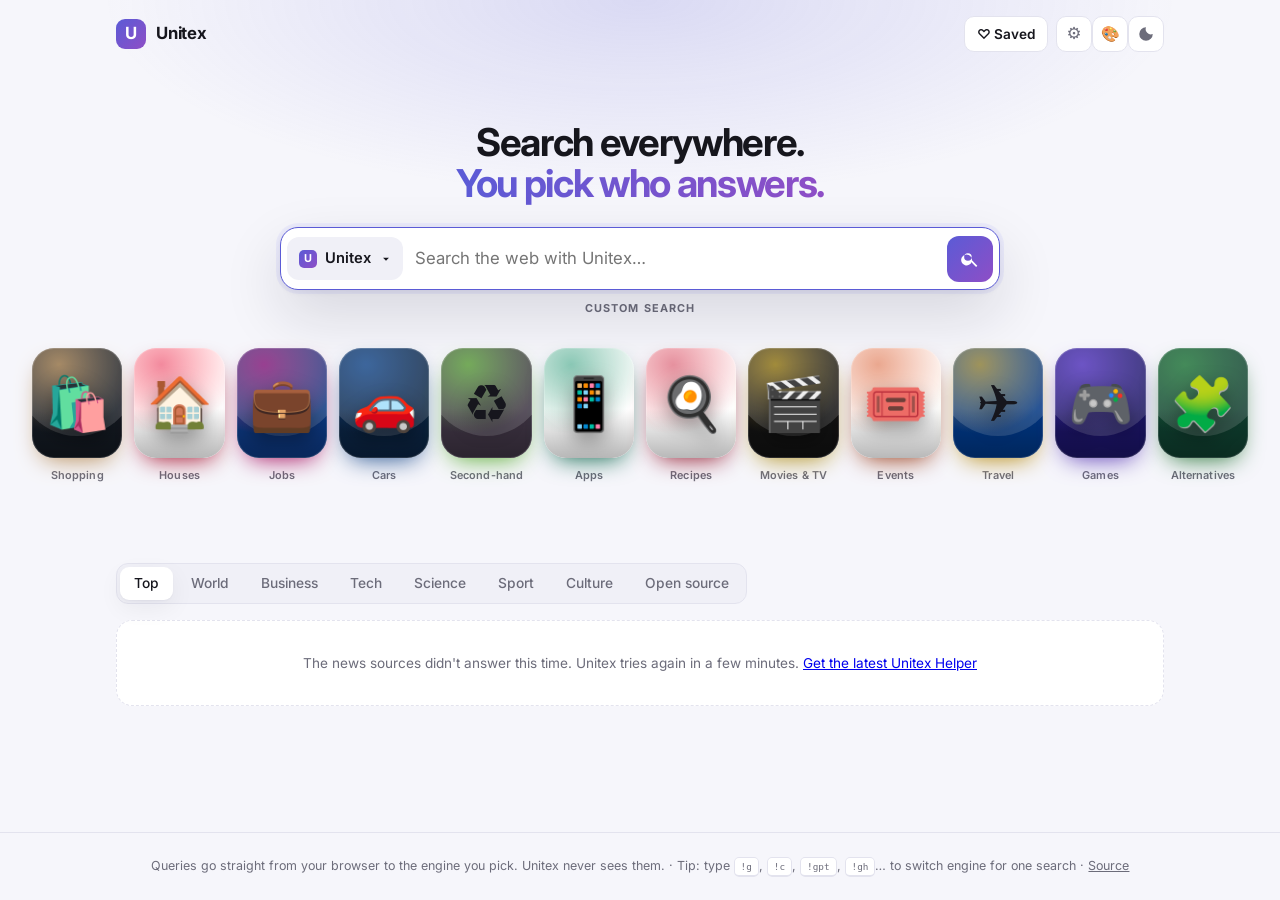
<file: index.html>
<!doctype html>
<html lang="en">
<head>
<meta charset="utf-8">
<meta name="viewport" content="width=device-width, initial-scale=1">
<title>Unitex Search</title>
<meta name="description" content="One search box, your choice of engine: Google, Bing, Ecosia, ChatGPT, Claude, Perplexity, Reddit, GitHub and 30+ more. With a live news panel.">
<meta name="color-scheme" content="light dark">
<link rel="search" type="application/opensearchdescription+xml" title="Unitex" href="opensearch.xml">
<link rel="icon" href="data:image/svg+xml,%3Csvg xmlns='http://www.w3.org/2000/svg' viewBox='0 0 32 32'%3E%3Crect width='32' height='32' rx='8' fill='%235b5bd6'/%3E%3Cpath d='M10 9v9a6 6 0 0 0 12 0V9' fill='none' stroke='white' stroke-width='3.2' stroke-linecap='round'/%3E%3C/svg%3E">
<link rel="preconnect" href="https://fonts.googleapis.com">
<link rel="preconnect" href="https://fonts.gstatic.com" crossorigin>
<link rel="preload" as="style" href="https://fonts.googleapis.com/css2?family=Inter:wght@400;500;600;700&display=swap" onload="this.onload=null;this.rel='stylesheet'">
<link rel="stylesheet" href="style.css?v=94">
<link rel="prefetch" href="search.html">
<link rel="prefetch" href="modes.js?v=94">
<link rel="prefetch" href="ai.js?v=94">
<link rel="prefetch" href="tabs.js?v=94">
<link rel="prefetch" href="search.js?v=94">
<link rel="prefetch" href="listings.js?v=94">
</head>
<body>
<div class="glow" aria-hidden="true"></div>

<header class="top">
  <a class="brand" href="./"><span class="logo" aria-hidden="true">U</span>Unitex</a>
  <button id="theme" class="icon-btn" type="button" aria-label="Toggle dark mode" title="Toggle theme">
    <svg viewBox="0 0 24 24" width="18" height="18" aria-hidden="true"><path fill="currentColor" d="M12 3a9 9 0 1 0 9 9 7 7 0 0 1-9-9z"/></svg>
  </button>
</header>

<main>
  <div id="helper-update" class="home-update" hidden></div>
  <section class="hero">
    <h1>Search everywhere.<br><span>You pick who answers.</span></h1>

    <form id="search" class="searchbar" role="search" autocomplete="off">
      <button id="engine-btn" class="engine-btn" type="button" aria-haspopup="dialog" aria-expanded="false" aria-controls="picker">
        <span id="engine-icon" class="slot"></span>
        <span id="engine-name"></span>
        <svg viewBox="0 0 24 24" width="14" height="14" aria-hidden="true"><path fill="currentColor" d="M7 10l5 5 5-5z"/></svg>
      </button>
      <button id="custom-btn" class="engine-btn custom-btn" type="button" aria-haspopup="dialog" aria-expanded="false" aria-controls="custom-pop" hidden></button>
      <input id="q" type="search" placeholder="Search…" aria-label="Search query" autofocus>
      <kbd class="slash" aria-hidden="true">/</kbd>
      <button class="go" type="submit" aria-label="Search">
        <svg viewBox="0 0 24 24" width="20" height="20" aria-hidden="true"><path fill="currentColor" d="M15.5 14h-.8l-.3-.3A6.5 6.5 0 1 0 14 15.5l.3.3v.8l5 5 1.5-1.5-5-5zm-6 0a4.5 4.5 0 1 1 0-9 4.5 4.5 0 0 1 0 9z"/></svg>
      </button>

      <div id="custom-pop" class="picker custom-pop" role="dialog" aria-label="Choose what Unitex searches" hidden></div>
      <div id="picker" class="picker" role="dialog" aria-label="Choose a search engine" hidden>
        <input id="picker-filter" type="search" placeholder="Filter engines…" aria-label="Filter engines">
        <div id="picker-groups"></div>
      </div>
    </form>

    <button id="custom-link" class="custom-link" type="button">Custom search</button>

    <section id="alts" class="alts" aria-live="polite" hidden></section>

    <div id="topics" class="quick" aria-label="What are you looking for?"></div>

  </section>

  <section class="news" aria-label="News">
    <div class="news-head">
      <div id="news-tabs" class="tabs" role="tablist"></div>
    </div>
    <ul id="news-list" class="news-list" aria-live="polite"></ul>
  </section>
</main>

<footer>
  Queries go straight from your browser to the engine you pick. Unitex never sees them.
  · Tip: type <kbd>!g</kbd>, <kbd>!c</kbd>, <kbd>!gpt</kbd>, <kbd>!gh</kbd>… to switch engine for one search
  · <a href="https://github.com/CatanCats/Unitex">Source</a>
</footer>

<script src="version.js?v=94"></script>
<script src="engines.js?v=94"></script>
<script src="alternatives.js?v=94"></script>
<script src="topics.js?v=94"></script>
<script src="core.js?v=94"></script>
<script src="customize.js?v=94"></script>
<script src="helper.js?v=94"></script>
<script src="livenews.js?v=94"></script>
<script src="quality.js?v=94"></script>
<script src="app.js?v=94"></script>
</body>
</html>
</file>
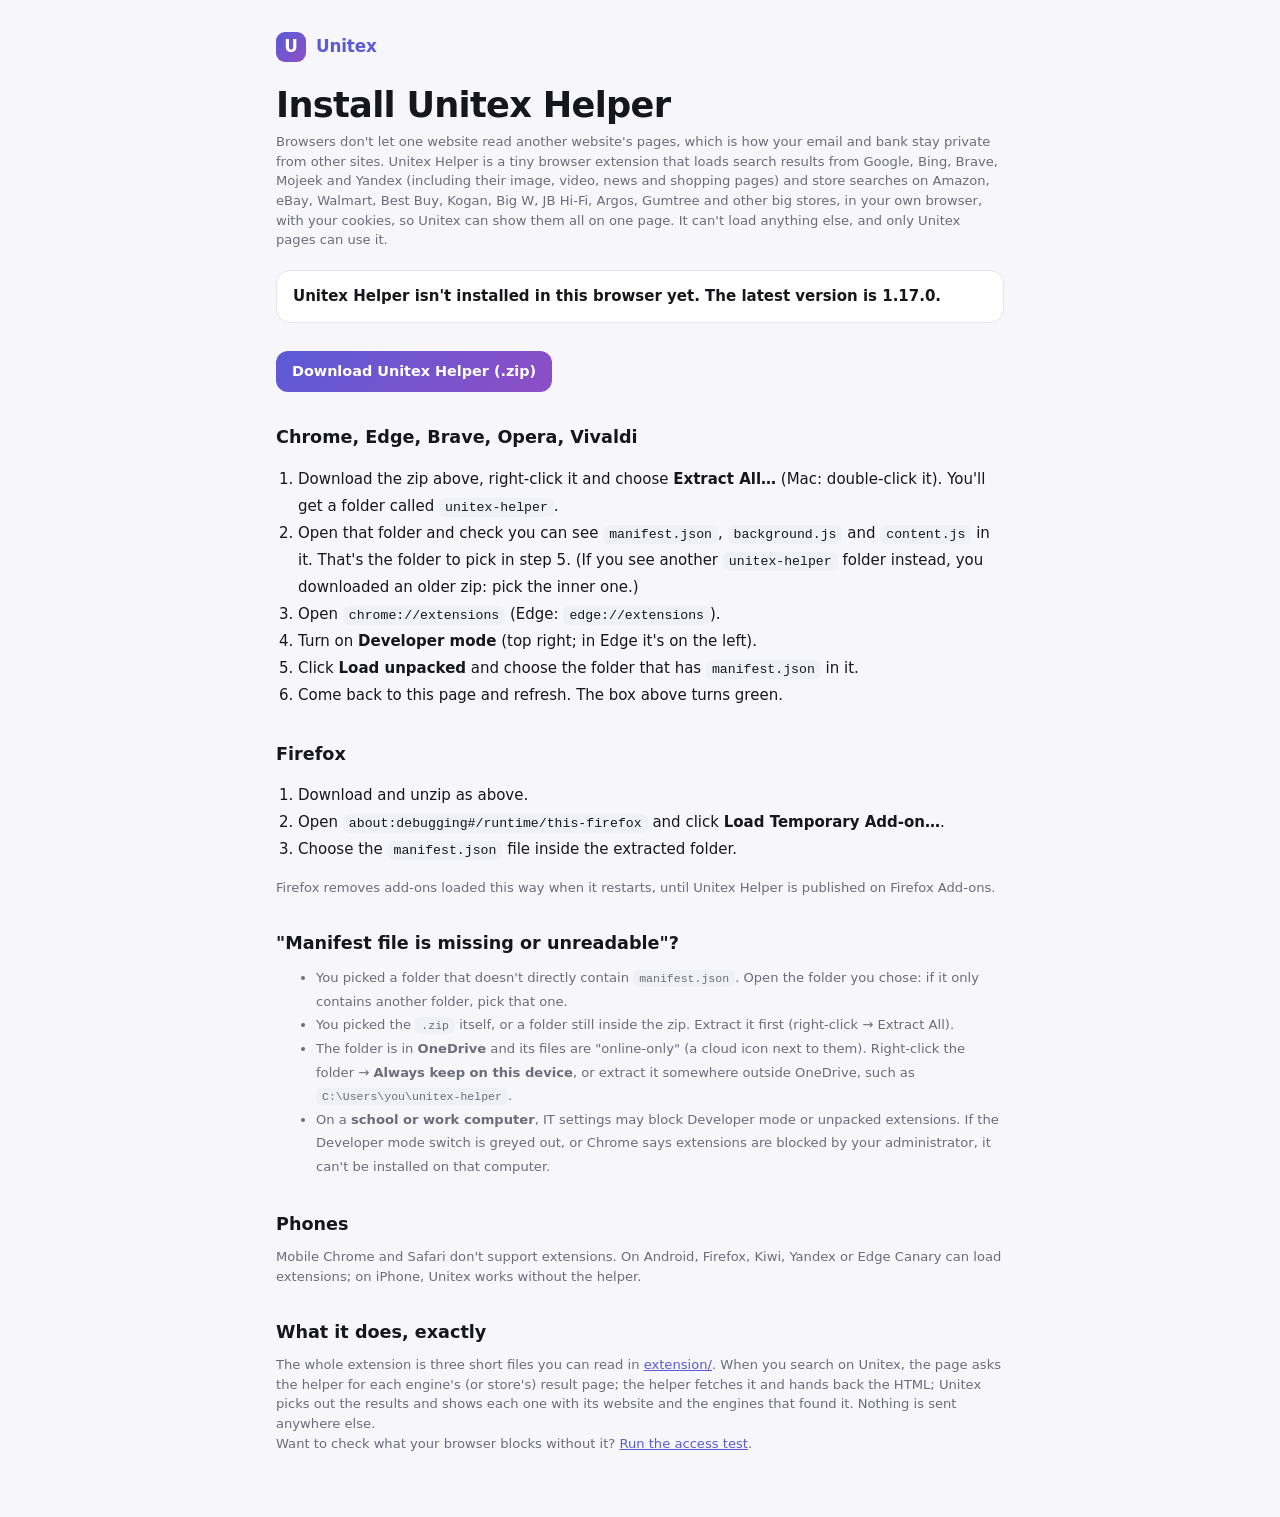
<file: install.html>
<!doctype html>
<html lang="en">
<head>
<meta charset="utf-8">
<meta name="viewport" content="width=device-width, initial-scale=1">
<title>Install Unitex Helper</title>
<meta name="description" content="Unitex Helper lets Unitex show results from Google, Bing, Brave, Mojeek and Yandex, and products from Amazon and eBay, loaded in your own browser.">
<meta name="color-scheme" content="light dark">
<link rel="icon" href="data:image/svg+xml,%3Csvg xmlns='http://www.w3.org/2000/svg' viewBox='0 0 32 32'%3E%3Crect width='32' height='32' rx='8' fill='%235b5bd6'/%3E%3Cpath d='M10 9v9a6 6 0 0 0 12 0V9' fill='none' stroke='white' stroke-width='3.2' stroke-linecap='round'/%3E%3C/svg%3E">
<link rel="stylesheet" href="style.css?v=68">
<style>
  .install { max-width: 760px; margin: 0 auto; padding: 32px 16px 64px; }
  .install h1 { font-size: clamp(1.6rem, 4vw, 2.2rem); margin: 0 0 8px; letter-spacing: -0.02em; }
  .install h2 { font-size: 1.1rem; margin: 32px 0 10px; }
  .install ol { padding-left: 22px; line-height: 1.8; }
  .install code { font: 0.88em ui-monospace, Menlo, monospace; padding: 2px 6px; border-radius: 6px; background: var(--card-2); }
  .install a:not(.btn-primary) { color: var(--accent); }
  .status-box { margin: 20px 0; padding: 14px 16px; border-radius: 14px; border: 1px solid var(--border); background: var(--card); font-weight: 600; }
  .status-box.on { border-color: #1f8a4c; }
  .status-box.old { border-color: #e8b04b; background: color-mix(in srgb, #f5c451 14%, var(--card)); }
  .install .btn-primary { margin-top: 8px; }
</style>
</head>
<body>
<main class="install">
  <a class="brand" href="./" style="margin-bottom:24px"><span class="logo" aria-hidden="true">U</span>Unitex</a>
  <h1>Install Unitex Helper</h1>
  <p class="hint">Browsers don't let one website read another website's pages, which is how your email and bank stay private from other sites. Unitex Helper is a tiny browser extension that loads search results from Google, Bing, Brave, Mojeek and Yandex (including their image, video, news and shopping pages) and store searches on Amazon, eBay, Walmart, Best Buy, Kogan, Big W, JB Hi-Fi, Argos, Gumtree and other big stores, in your own browser, with your cookies, so Unitex can show them all on one page. It can't load anything else, and only Unitex pages can use it.</p>

  <div id="status" class="status-box">Checking…</div>

  <a class="btn-primary" href="unitex-helper.zip" download>Download Unitex Helper (.zip)</a>

  <h2>Chrome, Edge, Brave, Opera, Vivaldi</h2>
  <ol>
    <li>Download the zip above, right-click it and choose <strong>Extract All…</strong> (Mac: double-click it). You'll get a folder called <code>unitex-helper</code>.</li>
    <li>Open that folder and check you can see <code>manifest.json</code>, <code>background.js</code> and <code>content.js</code> in it. That's the folder to pick in step 5. (If you see another <code>unitex-helper</code> folder instead, you downloaded an older zip: pick the inner one.)</li>
    <li>Open <code>chrome://extensions</code> (Edge: <code>edge://extensions</code>).</li>
    <li>Turn on <strong>Developer mode</strong> (top right; in Edge it's on the left).</li>
    <li>Click <strong>Load unpacked</strong> and choose the folder that has <code>manifest.json</code> in it.</li>
    <li>Come back to this page and refresh. The box above turns green.</li>
  </ol>

  <h2>Firefox</h2>
  <ol>
    <li>Download and unzip as above.</li>
    <li>Open <code>about:debugging#/runtime/this-firefox</code> and click <strong>Load Temporary Add-on…</strong>.</li>
    <li>Choose the <code>manifest.json</code> file inside the extracted folder.</li>
  </ol>
  <p class="hint">Firefox removes add-ons loaded this way when it restarts, until Unitex Helper is published on Firefox Add-ons.</p>

  <h2>"Manifest file is missing or unreadable"?</h2>
  <ul class="hint" style="line-height:1.8">
    <li>You picked a folder that doesn't directly contain <code>manifest.json</code>. Open the folder you chose: if it only contains another folder, pick that one.</li>
    <li>You picked the <code>.zip</code> itself, or a folder still inside the zip. Extract it first (right-click → Extract All).</li>
    <li>The folder is in <strong>OneDrive</strong> and its files are "online-only" (a cloud icon next to them). Right-click the folder → <strong>Always keep on this device</strong>, or extract it somewhere outside OneDrive, such as <code>C:\Users\you\unitex-helper</code>.</li>
    <li>On a <strong>school or work computer</strong>, IT settings may block Developer mode or unpacked extensions. If the Developer mode switch is greyed out, or Chrome says extensions are blocked by your administrator, it can't be installed on that computer.</li>
  </ul>

  <h2>Phones</h2>
  <p class="hint">Mobile Chrome and Safari don't support extensions. On Android, Firefox, Kiwi, Yandex or Edge Canary can load extensions; on iPhone, Unitex works without the helper.</p>

  <h2>What it does, exactly</h2>
  <p class="hint">The whole extension is three short files you can read in <a href="https://github.com/CatanCats/Unitex/tree/main/extension">extension/</a>. When you search on Unitex, the page asks the helper for each engine's (or store's) result page; the helper fetches it and hands back the HTML; Unitex picks out the results and shows each one with its website and the engines that found it. Nothing is sent anywhere else.</p>
  <p class="hint">Want to check what your browser blocks without it? <a href="test.html">Run the access test</a>.</p>
</main>
<script src="version.js?v=68"></script>
<script>
const v = helperInstalled();
const box = document.getElementById("status");
box.textContent = !v ? `Unitex Helper isn't installed in this browser yet. The latest version is ${HELPER_LATEST}.`
  : helperOutdated() ? `Unitex Helper ${v} is installed, but it's out of date: the latest is ${HELPER_LATEST}. ${helperWhatsNew().join(" ")} Download the zip below, extract it over your old folder, then click ↻ reload on Unitex Helper in your extensions page.`
  : `Unitex Helper ${v} is installed, up to date and working on this browser.`;
box.classList.toggle("on", !!v && !helperOutdated());
box.classList.toggle("old", helperOutdated());
</script>
</body>
</html>
</file>
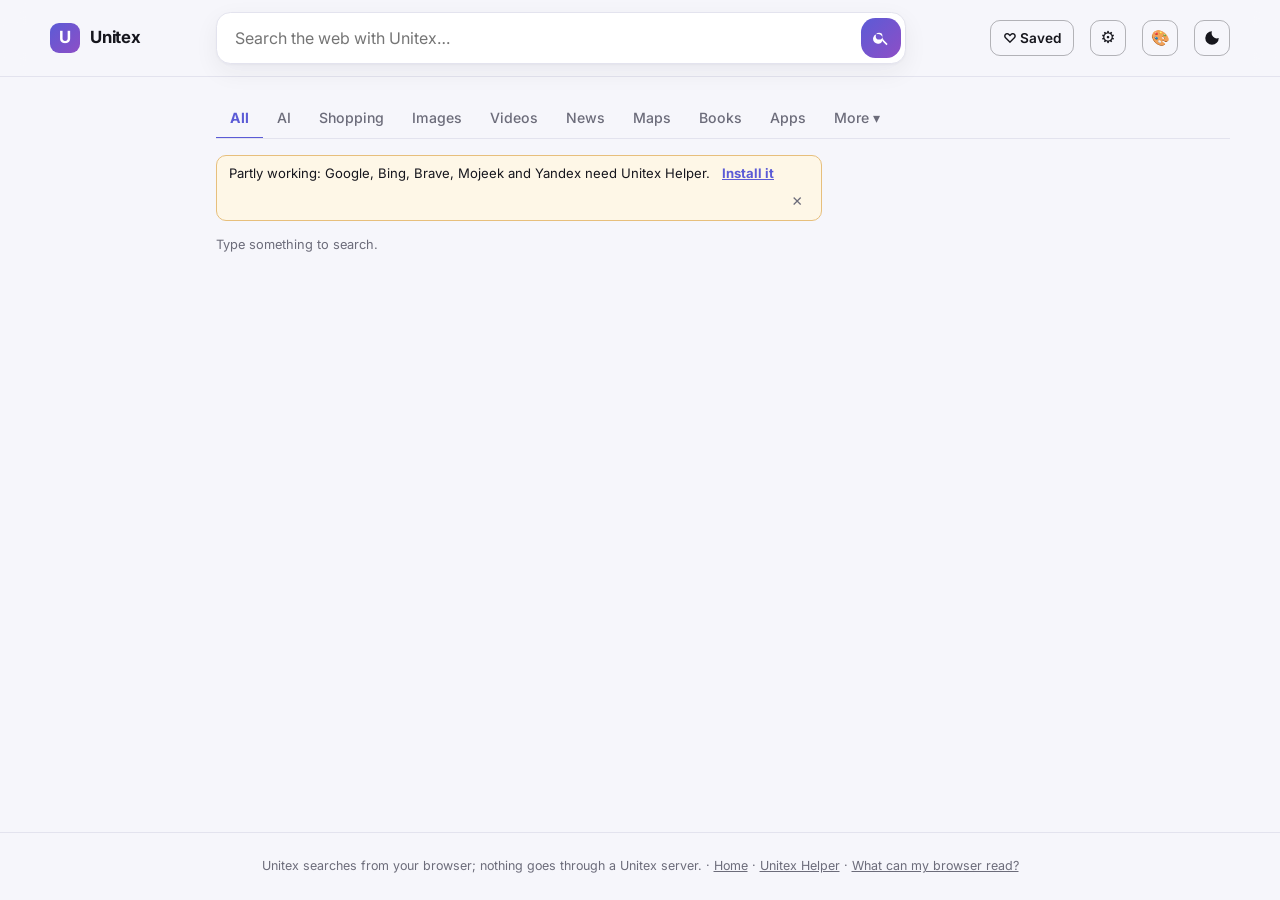
<file: search.html>
<!doctype html>
<html lang="en">
<head>
<meta charset="utf-8">
<meta name="viewport" content="width=device-width, initial-scale=1">
<title>Unitex Search</title>
<meta name="description" content="Unitex search: results from Wikipedia, Reddit, Hacker News, independent search engines and more, plus the property, job, car and shopping sites for your country.">
<meta name="color-scheme" content="light dark">
<link rel="search" type="application/opensearchdescription+xml" title="Unitex" href="opensearch.xml">
<link rel="icon" href="data:image/svg+xml,%3Csvg xmlns='http://www.w3.org/2000/svg' viewBox='0 0 32 32'%3E%3Crect width='32' height='32' rx='8' fill='%235b5bd6'/%3E%3Cpath d='M10 9v9a6 6 0 0 0 12 0V9' fill='none' stroke='white' stroke-width='3.2' stroke-linecap='round'/%3E%3C/svg%3E">
<link rel="preconnect" href="https://fonts.googleapis.com">
<link rel="preconnect" href="https://fonts.gstatic.com" crossorigin>
<link rel="preload" as="style" href="https://fonts.googleapis.com/css2?family=Inter:wght@400;500;600;700&display=swap" onload="this.onload=null;this.rel='stylesheet'">
<link rel="stylesheet" href="style.css?v=94">
</head>
<body class="results-page">

<header class="rtop">
  <a class="brand" href="./"><span class="logo" aria-hidden="true">U</span><span class="brand-name">Unitex</span></a>
  <form id="search" class="searchbar compact" role="search" autocomplete="off">
    <input id="q" type="search" placeholder="Search the web with Unitex…" aria-label="Search query">
    <button class="go" type="submit" aria-label="Search">
      <svg viewBox="0 0 24 24" width="18" height="18" aria-hidden="true"><path fill="currentColor" d="M15.5 14h-.8l-.3-.3A6.5 6.5 0 1 0 14 15.5l.3.3v.8l5 5 1.5-1.5-5-5zm-6 0a4.5 4.5 0 1 1 0-9 4.5 4.5 0 0 1 0 9z"/></svg>
    </button>
  </form>
  <button id="theme" class="icon-btn" type="button" aria-label="Toggle dark mode" title="Toggle theme">
    <svg viewBox="0 0 24 24" width="18" height="18" aria-hidden="true"><path fill="currentColor" d="M12 3a9 9 0 1 0 9 9 7 7 0 0 1-9-9z"/></svg>
  </button>
</header>

<nav class="rnav">
  <div id="tabs" class="rtabs" role="tablist"></div>
  <div id="subtabs" class="subtabs" aria-label="Filters" hidden></div>
  <p id="intent-note" class="intent-note" hidden></p>
</nav>

<main class="rmain">
  <div class="rcol">
    <div id="tab-bar" class="filter-bar tools-row" hidden></div>
    <p id="did-you-mean" class="did-you-mean" hidden></p>
    <section id="notice" class="notice" role="status" hidden></section>
    <section id="ai-overview" class="ai-card" hidden></section>
    <section id="topic-form" class="topic-form" hidden></section>
    <section id="topic-sites" class="topic-sites ts-row" hidden></section>
    <div class="status-row"><p id="status" class="hint status"></p></div>
    <section id="cards" class="cards" hidden></section>
    <div id="image-strip" class="image-strip" hidden></div>
    <section id="ai-chat" class="ai-chat" hidden></section>
    <ol id="results" class="results"></ol>
    <section id="related" class="related-box" hidden></section>
    <div id="image-grid" class="image-grid" hidden></div>
    <div id="media-grid" class="media-grid" hidden></div>
  </div>
  <aside class="rside">
    <section id="shortlist" class="shortlist-box" hidden></section>
    <section id="answer" class="answer" hidden></section>
    <section id="alts" class="alts" aria-live="polite" hidden></section>
  </aside>
</main>

<footer>
  Unitex searches from your browser; nothing goes through a Unitex server. · <a href="./">Home</a> · <a href="install.html">Unitex Helper</a> · <a href="test.html">What can my browser read?</a>
</footer>

<script src="version.js?v=94"></script>
<script src="engines.js?v=94"></script>
<script src="alternatives.js?v=94"></script>
<script src="topics.js?v=94"></script>
<script src="core.js?v=94"></script>
<script src="customize.js?v=94"></script>
<script src="helper.js?v=94"></script>
<script src="listings.js?v=94"></script>
<script src="modes.js?v=94"></script>
<script src="facets.js?v=94"></script>
<script src="filtersheet.js?v=94"></script>
<script src="cards.js?v=94"></script>
<script src="startpage.js?v=94"></script>
<script src="ai.js?v=94"></script>
<script src="tabs.js?v=94"></script>
<script src="livenews.js?v=94"></script>
<script src="jobs.js?v=94"></script>
<script src="apps.js?v=94"></script>
<script src="games.js?v=94"></script>
<script src="landing.js?v=94"></script>
<script src="sitereaders.js?v=94"></script>
<script src="quality.js?v=94"></script>
<script src="search.js?v=94"></script>
</body>
</html>
</file>
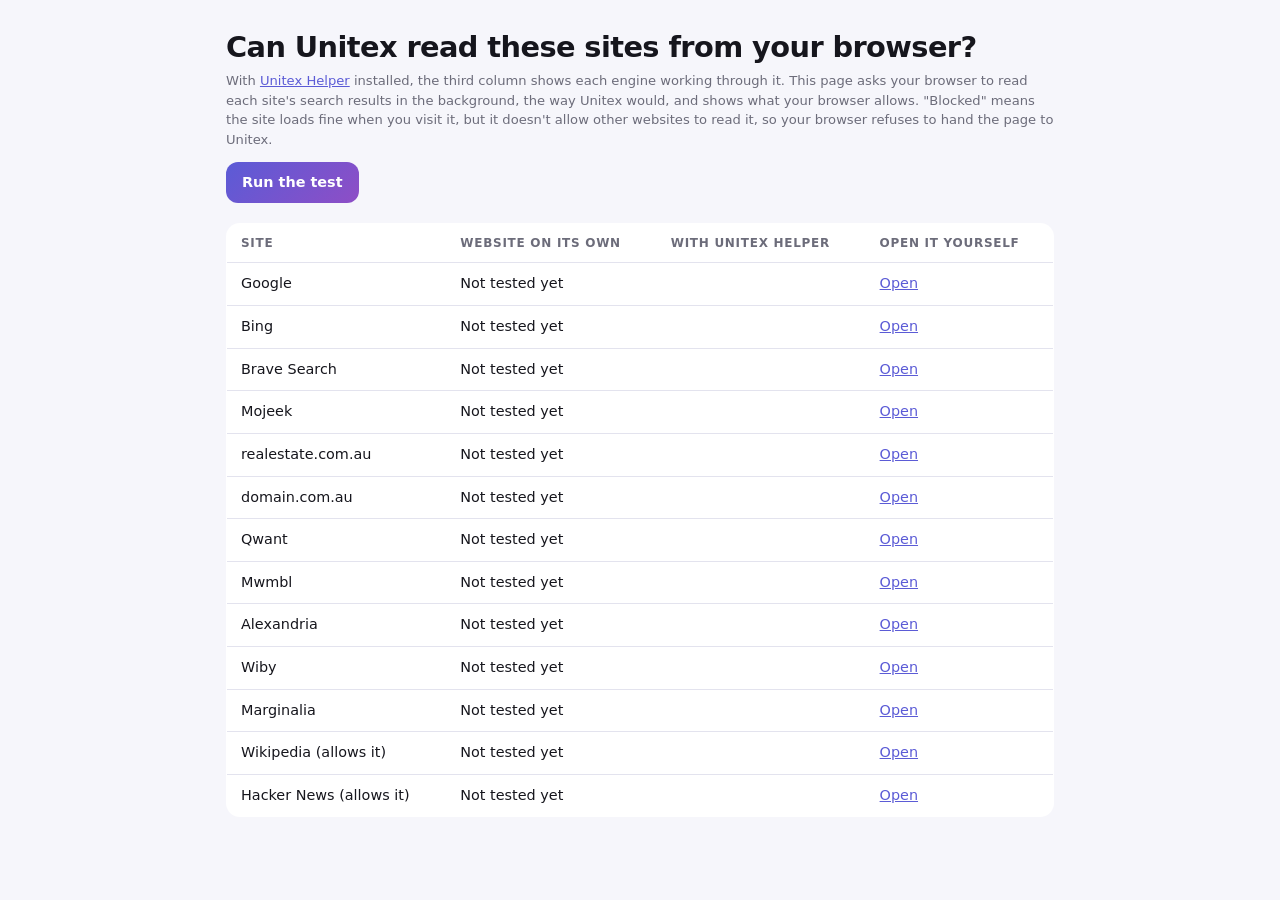
<file: test.html>
<!doctype html>
<html lang="en">
<head>
<meta charset="utf-8">
<meta name="viewport" content="width=device-width, initial-scale=1">
<title>Unitex Access Test</title>
<meta name="description" content="Checks, from your own browser, which search engines and sites let Unitex read their results.">
<meta name="color-scheme" content="light dark">
<link rel="stylesheet" href="style.css?v=11">
<style>
  .test-wrap { max-width: 860px; margin: 0 auto; padding: 32px 16px 64px; }
  .test-wrap h1 { font-size: 1.8rem; margin: 0 0 8px; letter-spacing: -0.02em; }
  .test-table { width: 100%; border-collapse: collapse; margin-top: 20px; background: var(--card); border: 1px solid var(--border); border-radius: 14px; overflow: hidden; }
  .test-table th, .test-table td { text-align: left; padding: 10px 14px; border-bottom: 1px solid var(--border); font-size: 0.9rem; vertical-align: top; }
  .test-table th { font-size: 0.75rem; text-transform: uppercase; letter-spacing: 0.06em; color: var(--muted); }
  .ok { color: #1f8a4c; font-weight: 600; }
  .bad { color: #c2410c; font-weight: 600; }
  @media (prefers-color-scheme: dark) { .ok { color: #4ade80; } .bad { color: #fb923c; } }
  .test-wrap a { color: var(--accent); }
</style>
</head>
<body>
<main class="test-wrap">
  <h1>Can Unitex read these sites from your browser?</h1>
  <p class="hint">With <a href="install.html">Unitex Helper</a> installed, the third column shows each engine working through it. This page asks your browser to read each site's search results in the background, the way Unitex would, and shows what your browser allows. "Blocked" means the site loads fine when you visit it, but it doesn't allow other websites to read it, so your browser refuses to hand the page to Unitex.</p>
  <button id="run" class="btn-primary" type="button" style="border:0;cursor:pointer;margin-top:12px">Run the test</button>
  <div id="update-slot"></div>
  <table class="test-table">
    <thead><tr><th>Site</th><th>Website on its own</th><th>With Unitex Helper</th><th>Open it yourself</th></tr></thead>
    <tbody id="rows"></tbody>
  </table>
</main>
<script src="version.js?v=38"></script>
<script src="helper.js?v=11"></script>
<script src="listings.js?v=11"></script>
<script>
const Q = "3 bedroom house to rent brunswick";
const SITES = [
  ["Google", "https://www.google.com/search?q="],
  ["Bing", "https://www.bing.com/search?q="],
  ["Brave Search", "https://search.brave.com/search?q="],
  ["Mojeek", "https://www.mojeek.com/search?q="],
  ["realestate.com.au", "https://www.realestate.com.au/rent/in-brunswick,+vic+3056/list-1#", parseRealestate],
  ["domain.com.au", "https://www.domain.com.au/rent/brunswick-vic-3056/#", parseDomain],
  // Open web indexes Unitex uses for actual websites.
  ["Qwant", "https://api.qwant.com/v3/search/web?count=10&locale=en_GB&q="],
  ["Mwmbl", "https://api.mwmbl.org/search?s="],
  ["Alexandria", "https://api.alexandria.org/?a=1&c=a&q="],
  ["Wiby", "https://wiby.me/json/?q="],
  ["Marginalia", "https://api.marginalia.nu/public/search/"],
  // For comparison: sources Unitex already uses because they do allow it.
  ["Wikipedia (allows it)", "https://en.wikipedia.org/w/api.php?action=query&list=search&format=json&origin=*&srsearch="],
  ["Hacker News (allows it)", "https://hn.algolia.com/api/v1/search?query="],
];

const rows = document.getElementById("rows");
for (const [name, base, parse] of SITES) {
  const url = base + encodeURIComponent(Q);
  const tr = document.createElement("tr");
  const a = Object.assign(document.createElement("a"), { href: url, target: "_blank", rel: "noopener", textContent: "Open" });
  tr.append(Object.assign(document.createElement("td"), { textContent: name }), Object.assign(document.createElement("td"), { textContent: "Not tested yet" }), Object.assign(document.createElement("td"), { textContent: "" }));
  const td = document.createElement("td"); td.append(a); tr.append(td);
  tr.dataset.url = url;
  tr.parse = parse;
  rows.append(tr);
}

if (helperOutdated()) document.getElementById("update-slot").append(helperUpdateBanner());
const engineFor = name => HELPER_ENGINES.find(e => name.startsWith(e.name === "Brave" ? "Brave" : e.name));

document.getElementById("run").onclick = async () => {
  for (const tr of rows.children) {
    const viaHelper = tr.children[2];
    const engine = engineFor(tr.children[0].textContent);
    if (!engine) viaHelper.textContent = "Not needed";
    else if (!helperVersion()) viaHelper.innerHTML = 'Not installed · <a href="install.html">install</a>';
    else {
      viaHelper.className = ""; viaHelper.textContent = "Testing…";
      helperSearch(engine, Q).then(
        r => { viaHelper.className = r.length ? "ok" : "bad"; viaHelper.textContent = r.length ? `Works: ${r.length} results` : "Loaded, but no results found on the page"; },
        e => { viaHelper.className = "bad"; viaHelper.textContent = "Didn't work: " + e.message; });
    }
    const cell = tr.children[1];
    cell.className = ""; cell.textContent = "Testing…";
    const ctrl = new AbortController();
    const timer = setTimeout(() => ctrl.abort(), 10000);
    try {
      const r = await fetch(tr.dataset.url, { signal: ctrl.signal });
      const text = await r.text();
      // For listing sites, check whether the reply really contains listings or is a bot-check page.
      const listings = tr.parse && r.ok ? tr.parse(text).length : null;
      const ok = r.ok && listings !== 0;
      cell.className = ok ? "ok" : "bad";
      cell.textContent = !r.ok ? `Readable, but it answered with an error (HTTP ${r.status})${botCheck(text) ? ": a bot-check page" : ""}`
        : listings === null ? `Readable (HTTP ${r.status}, ${Math.round(text.length / 1024)} KB)`
        : listings ? `Readable: ${listings} listings found`
        : `Readable, but no listings in it${botCheck(text) ? ": it's a bot-check page" : ""}`;
    } catch (err) {
      cell.className = "bad";
      cell.textContent = err.name === "AbortError" ? "No answer within 10 seconds" : "Blocked by your browser: the site doesn't allow other websites to read it";
    } finally { clearTimeout(timer); }
  }
};
</script>
</body>
</html>
</file>
<file: style.css>
[hidden] { display: none !important; }
:root {
  --bg: #f6f6fb;
  --fg: #16161d;
  --muted: #6c6c7a;
  --card: #ffffff;
  --card-2: #f0f0f7;
  --border: #e3e3ee;
  --accent: #5b5bd6;
  --accent-2: #8e4ec6;
  --accent-soft: #ececfc;
  --accent-fg: #ffffff;
  --shadow: 0 1px 2px rgb(20 20 40 / 0.04), 0 8px 24px rgb(20 20 40 / 0.06);
  --shadow-lg: 0 2px 6px rgb(20 20 40 / 0.06), 0 24px 60px rgb(20 20 40 / 0.14);
  --glow: radial-gradient(60% 50% at 50% 0%, rgb(91 91 214 / 0.18), transparent 70%);
}
@media (prefers-color-scheme: dark) {
  :root:not([data-theme="light"]) {
    --bg: #0e0e14;
    --fg: #ececf3;
    --muted: #9696a8;
    --card: #17171f;
    --card-2: #1f1f2a;
    --border: #2a2a38;
    --accent: #8b8bf5;
    --accent-2: #c48af0;
    --accent-soft: #23233d;
    --accent-fg: #0e0e14;
    --shadow: 0 1px 2px rgb(0 0 0 / 0.3), 0 8px 24px rgb(0 0 0 / 0.25);
    --shadow-lg: 0 2px 6px rgb(0 0 0 / 0.4), 0 24px 60px rgb(0 0 0 / 0.5);
    --glow: radial-gradient(60% 50% at 50% 0%, rgb(139 139 245 / 0.16), transparent 70%);
  }
}
:root[data-theme="dark"] {
  --bg: #0e0e14;
  --fg: #ececf3;
  --muted: #9696a8;
  --card: #17171f;
  --card-2: #1f1f2a;
  --border: #2a2a38;
  --accent: #8b8bf5;
  --accent-2: #c48af0;
  --accent-soft: #23233d;
  --accent-fg: #0e0e14;
  --shadow: 0 1px 2px rgb(0 0 0 / 0.3), 0 8px 24px rgb(0 0 0 / 0.25);
  --shadow-lg: 0 2px 6px rgb(0 0 0 / 0.4), 0 24px 60px rgb(0 0 0 / 0.5);
  --glow: radial-gradient(60% 50% at 50% 0%, rgb(139 139 245 / 0.16), transparent 70%);
}

* { box-sizing: border-box; }
html, body { margin: 0; }
body {
  min-height: 100vh;
  display: flex;
  flex-direction: column;
  background: var(--bg);
  color: var(--fg);
  font: 15px/1.5 Inter, system-ui, -apple-system, "Segoe UI", Roboto, sans-serif;
  -webkit-font-smoothing: antialiased;
}
.glow { position: fixed; inset: 0 0 auto; height: 560px; background: var(--glow); pointer-events: none; z-index: 0; }
button { font: inherit; color: inherit; cursor: pointer; }
kbd { font: 500 0.75em/1 ui-monospace, SFMono-Regular, Menlo, monospace; padding: 3px 6px; border: 1px solid var(--border); border-bottom-width: 2px; border-radius: 5px; background: var(--card); color: var(--muted); }

/* header */
.top { position: relative; z-index: 1; display: flex; align-items: center; justify-content: space-between; max-width: 1080px; width: 100%; margin: 0 auto; padding: 16px; }
.brand { display: flex; align-items: center; gap: 10px; font-weight: 700; font-size: 1.05rem; color: inherit; text-decoration: none; letter-spacing: -0.01em; }
.logo { display: grid; place-items: center; width: 30px; height: 30px; border-radius: 9px; background: linear-gradient(135deg, var(--accent), var(--accent-2)); color: #fff; font-weight: 700; }
.icon-btn { display: grid; place-items: center; width: 36px; height: 36px; border-radius: 10px; border: 1px solid var(--border); background: var(--card); color: var(--muted); }
.icon-btn:hover { color: var(--fg); }

main { position: relative; z-index: 1; flex: 1; width: 100%; max-width: 1080px; margin: 0 auto; padding: 0 16px 48px; }

/* hero + search */
.hero { max-width: 900px; margin: 6vh auto 0; text-align: center; }
.searchbar, .alts { max-width: 720px; margin-left: auto; margin-right: auto; }
h1 { margin: 0 0 22px; font-size: clamp(1.7rem, 4vw, 2.4rem); line-height: 1.08; letter-spacing: -0.035em; font-weight: 700; }
h1 span { background: linear-gradient(90deg, var(--accent), var(--accent-2)); -webkit-background-clip: text; background-clip: text; color: transparent; }

.searchbar {
  position: relative;
  display: flex; align-items: center; gap: 6px;
  padding: 6px;
  background: var(--card);
  border: 1px solid var(--border);
  border-radius: 18px;
  box-shadow: var(--shadow-lg);
  transition: border-color .15s, box-shadow .15s;
}
.searchbar:focus-within { border-color: var(--accent); box-shadow: var(--shadow-lg), 0 0 0 4px var(--accent-soft); }
.engine-btn {
  display: flex; align-items: center; gap: 8px; flex: none;
  padding: 10px 10px 10px 12px;
  border: 0; border-radius: 12px;
  background: var(--card-2);
  font-weight: 600; font-size: 0.92rem;
  max-width: 45%;
}
.engine-btn #engine-name { overflow: hidden; text-overflow: ellipsis; white-space: nowrap; }
.engine-btn:hover { background: var(--accent-soft); }
.engine-btn img { border-radius: 4px; }
.slot { display: flex; }
.searchbar input[type="search"] {
  flex: 1; min-width: 0;
  padding: 12px 6px;
  border: 0; outline: 0; background: transparent; color: var(--fg);
  font: inherit; font-size: 1.05rem;
}
.searchbar input::-webkit-search-cancel-button { display: none; }
.slash { flex: none; }
.searchbar:focus-within .slash { display: none; }
.go {
  flex: none; display: grid; place-items: center;
  width: 46px; height: 46px; border: 0; border-radius: 12px;
  background: linear-gradient(135deg, var(--accent), var(--accent-2)); color: #fff;
}
.go:hover { filter: brightness(1.08); }

/* picker */
.picker {
  position: absolute; z-index: 10; left: 0; right: 0; top: calc(100% + 8px);
  max-height: min(70vh, 560px); overflow: auto;
  padding: 12px; text-align: left;
  background: var(--card); border: 1px solid var(--border); border-radius: 16px;
  box-shadow: var(--shadow-lg);
}
.picker input {
  width: 100%; padding: 10px 12px; margin-bottom: 4px;
  font: inherit; color: var(--fg);
  background: var(--card-2); border: 1px solid transparent; border-radius: 10px; outline: 0;
}
.picker input:focus { border-color: var(--accent); }
.pgroup h3 { margin: 14px 4px 6px; font-size: 0.72rem; font-weight: 600; text-transform: uppercase; letter-spacing: 0.08em; color: var(--muted); }
.pgrid { display: grid; grid-template-columns: repeat(auto-fill, minmax(190px, 1fr)); gap: 4px; }
.pitem {
  display: flex; align-items: center; gap: 10px;
  padding: 9px 10px; border: 1px solid transparent; border-radius: 10px;
  background: transparent; text-align: left;
}
.pitem .name { flex: 1; overflow: hidden; text-overflow: ellipsis; white-space: nowrap; }
.pitem small { color: var(--muted); font-family: ui-monospace, Menlo, monospace; font-size: 0.75rem; }
.pitem:hover, .pitem:focus-visible { background: var(--card-2); outline: 0; }
.pitem.active { border-color: var(--accent); background: var(--accent-soft); }
.pitem img, .chip img { border-radius: 4px; flex: none; }
.letter { display: grid; place-items: center; width: 18px; height: 18px; flex: none; border-radius: 4px; background: var(--accent-soft); color: var(--accent); font-size: 0.7rem; font-weight: 700; }

/* quick chips */
.quick { display: flex; justify-content: flex-start; align-items: center; gap: 8px; margin-top: 18px; overflow-x: auto; scrollbar-width: none; padding: 2px; }
.quick::-webkit-scrollbar { display: none; }
.quick > * { flex: none; }
/* Centre rows that fit, but never clip the start of a row that overflows. */
.quick > :first-child { margin-left: auto; }
.quick > :last-child { margin-right: auto; }
#topics { flex-wrap: wrap; justify-content: center; }
#topics > :first-child, #topics > :last-child { margin-left: 0; margin-right: 0; }
#topics .row-label { width: 100%; text-align: center; margin: 0 0 2px; }
.chip {
  display: inline-flex; align-items: center; gap: 8px;
  padding: 7px 13px 7px 10px;
  border: 1px solid var(--border); border-radius: 999px;
  background: var(--card); font-size: 0.88rem; font-weight: 500;
  transition: border-color .15s, background .15s;
}
.chip:hover { border-color: var(--accent); }
.chip.active { border-color: var(--accent); background: var(--accent-soft); color: var(--accent); }
.chip.more { padding-left: 13px; color: var(--muted); border-style: dashed; }

/* chip rows */
.quick + .quick { margin-top: 8px; }
.row-label { white-space: nowrap; width: 56px; text-align: right; margin-right: 2px; font-size: 0.72rem; font-weight: 600; text-transform: uppercase; letter-spacing: 0.08em; color: var(--muted); }
.find-alts {
  display: inline-flex; align-items: center; gap: 8px; margin-top: 16px;
  padding: 8px 14px; border: 0; border-radius: 999px;
  background: transparent; color: var(--accent); font-size: 0.88rem; font-weight: 600;
}
.find-alts:hover { background: var(--accent-soft); }

/* open-source alternatives */
.alts {
  margin-top: 12px; padding: 16px; text-align: left;
  background: var(--card); border: 1px solid var(--border); border-radius: 16px;
  box-shadow: var(--shadow);
}
.alts-head { display: flex; align-items: center; gap: 10px; margin-bottom: 12px; }
.alts-head h2 { margin: 0; font-size: 1rem; letter-spacing: -0.01em; }
.badge { padding: 3px 8px; border-radius: 999px; background: var(--accent-soft); color: var(--accent); font-size: 0.7rem; font-weight: 700; text-transform: uppercase; letter-spacing: 0.06em; }
.alts-list { list-style: none; margin: 0 0 12px; padding: 0; display: grid; grid-template-columns: repeat(auto-fill, minmax(200px, 1fr)); gap: 8px; }
.alts-list a {
  display: flex; align-items: center; gap: 10px; height: 100%;
  padding: 10px 12px; border: 1px solid var(--border); border-radius: 12px;
  color: inherit; text-decoration: none; transition: border-color .15s, background .15s;
}
.alts-list a:hover { border-color: var(--accent); background: var(--accent-soft); }
.alts-list img { flex: none; border-radius: 3px; }
.alt-text { flex: 1; min-width: 0; display: flex; flex-direction: column; }
.alt-text strong { font-size: 0.92rem; }
.alt-text small { font-size: 0.76rem; color: var(--muted); }
.license { flex: none; font: 600 0.68rem/1 ui-monospace, Menlo, monospace; padding: 3px 6px; border-radius: 6px; background: var(--card-2); color: var(--muted); }
.alts-more { display: flex; flex-wrap: wrap; align-items: center; gap: 6px 14px; font-size: 0.82rem; color: var(--muted); }
.alts-more a { display: inline-flex; align-items: center; gap: 6px; color: var(--accent); font-weight: 600; text-decoration: none; }
.alts-more a:hover { text-decoration: underline; }
.alts-more img { border-radius: 3px; }

.hint { margin: 0; font-size: 0.82rem; color: var(--muted); }

/* news */
.news { margin-top: 72px; }
.news-head { display: flex; align-items: center; justify-content: space-between; gap: 12px; flex-wrap: wrap; margin-bottom: 16px; }
.news-head h2 { margin: 0 0 2px; font-size: 1.35rem; letter-spacing: -0.02em; }
.tabs { display: inline-flex; flex-wrap: wrap; gap: 4px; padding: 3px; background: var(--card-2); border: 1px solid var(--border); border-radius: 12px; }
.tabs button { padding: 6px 14px; border: 0; border-radius: 9px; background: transparent; font-size: 0.86rem; font-weight: 500; color: var(--muted); }
.tabs button[aria-selected="true"] { background: var(--card); color: var(--fg); box-shadow: var(--shadow); }

.news-list { list-style: none; margin: 0; padding: 0; columns: 3 300px; column-gap: 12px; }
.news-list > li { break-inside: avoid; margin-bottom: 12px; }
.card {
  display: flex; flex-direction: column; overflow: hidden;
  background: var(--card); border: 1px solid var(--border); border-radius: 16px;
  box-shadow: var(--shadow);
  transition: transform .15s, border-color .15s;
}
.card:hover { transform: translateY(-2px); border-color: color-mix(in srgb, var(--accent) 40%, var(--border)); }
.card-main { display: flex; flex-direction: column; color: inherit; text-decoration: none; }
.card-img { display: block; width: 100%; aspect-ratio: 16 / 9; object-fit: cover; background: var(--card-2); }
.card-body { padding: 14px 16px 8px; }
.card-meta { display: flex; align-items: center; flex-wrap: wrap; gap: 4px 8px; font-size: 0.75rem; color: var(--muted); margin-bottom: 6px; }
.card-meta strong { color: var(--fg); font-weight: 600; }
.card-meta span::before { content: "·"; margin-right: 8px; }
.fav { border-radius: 3px; }
.card-main h3 { margin: 0; font-size: 0.98rem; font-weight: 600; line-height: 1.4; display: -webkit-box; -webkit-line-clamp: 4; -webkit-box-orient: vertical; overflow: hidden; }
.card-main p { margin: 6px 0 0; font-size: 0.84rem; color: var(--muted); display: -webkit-box; -webkit-line-clamp: 2; -webkit-box-orient: vertical; overflow: hidden; }
.card.featured { column-span: all; }
.card.featured .card-main { flex-direction: row; }
.card.featured .card-img { width: 55%; aspect-ratio: auto; min-height: 240px; }
.card.featured .card-body { flex: 1; padding: 20px; align-self: center; }
.card.featured h3 { font-size: 1.3rem; letter-spacing: -0.01em; -webkit-line-clamp: 5; }
.card.featured .card-main p { -webkit-line-clamp: 4; font-size: 0.9rem; }
.card-actions { display: flex; gap: 14px; padding: 4px 16px 14px; }
.card.featured .card-actions { padding-left: calc(55% + 20px); }
.card-actions a { font-size: 0.8rem; font-weight: 600; color: var(--accent); text-decoration: none; }
.card-actions a:hover { text-decoration: underline; }
.skeleton { height: 140px; border-radius: 16px; background: linear-gradient(90deg, var(--card) 25%, var(--card-2) 50%, var(--card) 75%); background-size: 200% 100%; animation: shimmer 1.2s infinite; border: 1px solid var(--border); }
@keyframes shimmer { to { background-position: -200% 0; } }
.more-row { column-span: all; display: flex; justify-content: center; padding-top: 8px; }
.empty, .source { column-span: all; color: var(--muted); font-size: 0.85rem; }
.empty { padding: 32px; text-align: center; background: var(--card); border: 1px dashed var(--border); border-radius: 16px; }
.source { text-align: right; font-size: 0.75rem; }

footer { position: relative; z-index: 1; padding: 24px 16px; text-align: center; font-size: 0.8rem; color: var(--muted); border-top: 1px solid var(--border); }
footer a { color: inherit; }

@media (max-width: 900px) {
  #topics { flex-wrap: nowrap; justify-content: flex-start; }
  #topics .row-label { width: auto; margin: 0 2px 0 0; }
  .quick { justify-content: flex-start; margin-left: -16px; margin-right: -16px; padding: 2px 16px; }
  .row-label { width: auto; }
}
@media (max-width: 560px) {
  .hero { margin-top: 5vh; }
  .slash { display: none; }
  .engine-btn { max-width: 40%; }
  .card.featured .card-main { flex-direction: column; }
  .card.featured .card-img { width: 100%; min-height: 0; aspect-ratio: 16 / 9; }
  .card.featured .card-body { padding: 14px 16px 8px; }
  .card.featured h3 { font-size: 1.1rem; }
  .card.featured .card-actions { padding-left: 16px; }
  .news { margin-top: 48px; }
}
@media (prefers-reduced-motion: reduce) { * { transition: none !important; animation: none !important; } }

/* ---------- Unitex logo as an engine icon ---------- */
.logo.mini { width: 18px; height: 18px; border-radius: 5px; font-size: 0.68rem; flex: none; }
.chip.topic { padding-left: 13px; }

/* ---------- results page ---------- */
.results-page .glow { display: none; }
.rtop { position: sticky; top: 0; z-index: 5; display: flex; align-items: center; gap: 16px; padding: 12px max(16px, calc((100% - 1180px) / 2)); background: color-mix(in srgb, var(--bg) 88%, transparent); backdrop-filter: blur(12px); border-bottom: 1px solid var(--border); }
.searchbar.compact { flex: 1; max-width: 680px; margin: 0; padding: 4px 4px 4px 14px; border-radius: 14px; box-shadow: var(--shadow); }
.searchbar.compact input[type="search"] { padding: 9px 4px; font-size: 1rem; }
.searchbar.compact .go { width: 40px; height: 40px; border-radius: 10px; }
.rtop .icon-btn { flex: none; }
.rtop #theme { margin-left: auto; }
.rnav { max-width: 1180px; margin: 0 auto; padding: 10px 16px 0; }
.rnav .quick { justify-content: flex-start; margin-top: 6px; }
.rnav .quick > :first-child, .rnav .quick > :last-child { margin-left: 0; margin-right: 0; }
.rnav #topics { flex-wrap: nowrap; justify-content: flex-start; }
.rnav .chip { text-decoration: none; color: inherit; }

.rmain { display: grid; grid-template-columns: minmax(0, 1fr) 340px; gap: 32px; max-width: 1180px; margin: 0 auto; padding: 16px 16px 48px; }
.status { margin: 4px 0 12px; }
.results { list-style: none; margin: 0; padding: 0; display: flex; flex-direction: column; gap: 22px; }
.result { max-width: 680px; }
.r-src { display: flex; align-items: center; gap: 8px; font-size: 0.78rem; color: var(--muted); margin-bottom: 3px; min-width: 0; }
.r-src strong { color: var(--fg); font-weight: 600; flex: none; }
.r-src span { overflow: hidden; text-overflow: ellipsis; white-space: nowrap; }
.r-title { font-size: 1.08rem; font-weight: 600; color: var(--accent); text-decoration: none; line-height: 1.35; }
.r-title:hover { text-decoration: underline; }
.r-snippet { margin: 4px 0 0; font-size: 0.9rem; color: var(--fg); opacity: 0.85; display: -webkit-box; -webkit-line-clamp: 3; -webkit-box-orient: vertical; overflow: hidden; }
.r-meta { margin: 4px 0 0; font-size: 0.78rem; color: var(--muted); }
.result-skel { height: 76px; max-width: 680px; }
.rsection { margin-top: 40px; }
.rsection h2 { font-size: 1rem; margin: 0 0 16px; color: var(--muted); text-transform: uppercase; letter-spacing: 0.06em; font-size: 0.78rem; }

.rside { display: flex; flex-direction: column; gap: 16px; }
.rside:not(:has(> :not([hidden]))) { display: none; }
.rside .alts { margin: 0; }
.rside .alts-list { grid-template-columns: 1fr; }
.answer { padding: 18px; background: var(--card); border: 1px solid var(--border); border-radius: 16px; box-shadow: var(--shadow); }
.answer-img { float: right; width: 96px; height: 96px; object-fit: cover; border-radius: 12px; margin: 0 0 8px 12px; background: var(--card-2); }
.answer h2 { margin: 0 0 8px; font-size: 1.2rem; letter-spacing: -0.01em; }
.answer p { margin: 0 0 12px; font-size: 0.9rem; line-height: 1.55; }
.answer-src { display: inline-flex; align-items: center; gap: 6px; font-size: 0.82rem; font-weight: 600; color: var(--accent); text-decoration: none; }

.topic-sites { margin-bottom: 28px; padding: 18px; background: var(--card); border: 1px solid var(--border); border-radius: 16px; box-shadow: var(--shadow); }
.ts-head { display: flex; align-items: center; justify-content: space-between; gap: 12px; margin-bottom: 14px; flex-wrap: wrap; }
.ts-head h2 { margin: 0; font-size: 1.1rem; }
.region { font-size: 0.85rem; color: var(--muted); }
.region select { font: inherit; color: var(--fg); background: var(--card-2); border: 1px solid var(--border); border-radius: 8px; padding: 5px 8px; }
.ts-grid { list-style: none; margin: 0 0 14px; padding: 0; display: grid; grid-template-columns: repeat(auto-fill, minmax(190px, 1fr)); gap: 8px; }
.ts-grid a { display: flex; align-items: center; gap: 10px; height: 100%; padding: 10px 12px; border: 1px solid var(--border); border-radius: 12px; color: inherit; text-decoration: none; transition: border-color .15s, background .15s; }
.ts-grid a:hover { border-color: var(--accent); background: var(--accent-soft); }
.ts-text { display: flex; flex-direction: column; min-width: 0; }
.ts-text strong { font-size: 0.9rem; overflow: hidden; text-overflow: ellipsis; white-space: nowrap; }
.ts-text small { font-size: 0.74rem; color: var(--muted); }
.btn-primary { display: inline-flex; align-items: center; padding: 10px 16px; border-radius: 12px; background: linear-gradient(135deg, var(--accent), var(--accent-2)); color: #fff; font-weight: 600; font-size: 0.9rem; text-decoration: none; }
.btn-primary:hover { filter: brightness(1.08); }

@media (max-width: 900px) {
  .rmain { grid-template-columns: 1fr; gap: 24px; }
  .rside { order: -1; }
  .rnav .quick { margin-left: -16px; margin-right: -16px; }
}
@media (max-width: 560px) {
  .brand-name { display: none; }
  .rtop { gap: 10px; }
}

/* ---------- results page: tabs, via labels, thumbnails ---------- */
.rtabs { display: flex; gap: 4px; margin-top: 10px; border-bottom: 1px solid var(--border); }
.rtabs button { padding: 8px 14px; border: 0; border-bottom: 2px solid transparent; background: none; font-weight: 600; font-size: 0.9rem; color: var(--muted); margin-bottom: -1px; }
.rtabs button[aria-selected="true"] { color: var(--accent); border-bottom-color: var(--accent); }
.result { display: flex; gap: 16px; align-items: flex-start; }
.r-body { flex: 1; min-width: 0; }
.r-site { overflow: hidden; text-overflow: ellipsis; white-space: nowrap; }
.r-thumb { flex: none; width: 112px; height: 84px; object-fit: cover; border-radius: 10px; background: var(--card-2); margin-top: 4px; }
.r-meta { display: flex; flex-wrap: wrap; gap: 4px 10px; align-items: center; }
.via { display: inline-block; padding: 2px 8px; border-radius: 999px; background: var(--accent-soft); color: var(--accent); font-weight: 600; font-size: 0.72rem; }

.image-strip { display: grid; grid-template-columns: repeat(auto-fill, minmax(120px, 1fr)); gap: 8px; margin: 0 0 28px; max-width: 680px; }
.image-strip .img-tile:nth-child(n+8) { display: none; }
.image-grid { display: grid; grid-template-columns: repeat(auto-fill, minmax(180px, 1fr)); gap: 10px; }
.img-tile { position: relative; display: block; aspect-ratio: 4 / 3; border-radius: 12px; overflow: hidden; background: var(--card-2); }
.img-tile img { width: 100%; height: 100%; object-fit: cover; transition: transform .2s; }
.img-tile:hover img { transform: scale(1.04); }
.img-via { position: absolute; left: 6px; bottom: 6px; padding: 2px 7px; border-radius: 999px; background: rgb(0 0 0 / 0.6); color: #fff; font-size: 0.68rem; font-weight: 600; }
.img-more { aspect-ratio: 4 / 3; border: 1px dashed var(--border); border-radius: 12px; background: var(--card); color: var(--accent); font-weight: 600; font-size: 0.85rem; }
body[data-tab="images"] .rside, body[data-tab="images"] #code { display: none; }
body[data-tab="images"] .rmain { grid-template-columns: 1fr; }

/* ---------- AI answer ---------- */
.ai-card { margin-bottom: 24px; padding: 18px; max-width: 680px; border-radius: 16px; border: 1px solid color-mix(in srgb, var(--accent) 35%, var(--border)); background: linear-gradient(135deg, color-mix(in srgb, var(--accent-soft) 70%, var(--card)), var(--card)); box-shadow: var(--shadow); }
.ai-head { display: flex; align-items: center; gap: 10px; margin-bottom: 10px; flex-wrap: wrap; }
.ai-head h2 { margin: 0; font-size: 1rem; }
.ai-head .hint { margin-left: auto; font-size: 0.75rem; }
.ai-badge { padding: 3px 8px; border-radius: 6px; background: linear-gradient(135deg, var(--accent), var(--accent-2)); color: #fff; font-size: 0.7rem; font-weight: 700; }
.ai-text { margin: 0 0 12px; font-size: 0.95rem; line-height: 1.6; white-space: pre-wrap; }
.cite { display: inline-grid; place-items: center; min-width: 18px; height: 18px; padding: 0 4px; margin: 0 1px; border-radius: 5px; background: var(--accent-soft); color: var(--accent); font-size: 0.7rem; font-weight: 700; text-decoration: none; vertical-align: 2px; }
.ai-links { display: flex; flex-wrap: wrap; align-items: center; gap: 6px 14px; margin-top: 10px; font-size: 0.82rem; color: var(--muted); }
.ai-links a { display: inline-flex; align-items: center; gap: 6px; color: var(--accent); font-weight: 600; text-decoration: none; }
.ai-card .btn-primary, .ai-card .btn-ghost { border: 0; cursor: pointer; }

/* ---------- topic box extras ---------- */
.ts-controls { display: flex; gap: 12px; flex-wrap: wrap; }
.ts-note { margin-top: 12px; }
.linklike { padding: 0; border: 0; background: none; color: var(--accent); font: inherit; font-weight: 600; text-decoration: underline; cursor: pointer; }

/* ---------- settings dialog ---------- */
.btn-ghost { display: inline-flex; align-items: center; padding: 9px 14px; border-radius: 12px; border: 1px solid var(--border); background: var(--card); color: var(--fg); font-weight: 600; font-size: 0.88rem; cursor: pointer; }
.settings { width: min(520px, calc(100% - 32px)); padding: 0; border: 1px solid var(--border); border-radius: 18px; background: var(--card); color: var(--fg); box-shadow: var(--shadow-lg); }
.settings::backdrop { background: rgb(0 0 0 / 0.4); }
.settings form { padding: 22px; }
.settings h2 { margin: 0 0 4px; font-size: 1.2rem; }
.settings fieldset { margin: 16px 0 0; padding: 14px; border: 1px solid var(--border); border-radius: 12px; }
.settings legend { padding: 0 6px; font-weight: 600; font-size: 0.88rem; }
.settings label { display: flex; flex-direction: column; gap: 4px; margin-bottom: 10px; font-size: 0.82rem; color: var(--muted); }
.settings input { padding: 9px 11px; font: inherit; color: var(--fg); background: var(--card-2); border: 1px solid var(--border); border-radius: 10px; }
.settings input:focus { outline: 2px solid var(--accent); outline-offset: 1px; }
.settings .hint a { color: var(--accent); }
.settings-actions { display: flex; justify-content: flex-end; gap: 8px; margin-top: 18px; }
.settings-actions .btn-primary { border: 0; cursor: pointer; }

@media (max-width: 560px) {
  .r-thumb { width: 76px; height: 60px; }
  .image-grid { grid-template-columns: repeat(2, 1fr); }
}

/* ---------- helper banner ---------- */
.helper-banner { display: flex; align-items: center; gap: 16px; max-width: 680px; margin-bottom: 20px; padding: 14px 16px; border: 1px solid var(--border); border-radius: 14px; background: var(--card); box-shadow: var(--shadow); }
.helper-banner[hidden] { display: none; }
.helper-banner strong { font-size: 0.92rem; }
.helper-banner p { margin: 4px 0 0; font-size: 0.82rem; color: var(--muted); }
.helper-banner .btn-primary { flex: none; }
.helper-banner .icon-btn { flex: none; width: 30px; height: 30px; font-size: 0.8rem; }
@media (max-width: 560px) { .helper-banner { flex-wrap: wrap; } }

/* ---------- partly-working notice & source status ---------- */
.notice { max-width: 680px; margin-bottom: 18px; padding: 14px 16px; border-radius: 14px; border: 1px solid #e8b04b; background: color-mix(in srgb, #f5c451 14%, var(--card)); }
.notice[hidden] { display: none; }
.notice strong { font-size: 0.95rem; }
.notice p { margin: 4px 0 10px; font-size: 0.85rem; line-height: 1.5; }
.sources { display: flex; flex-wrap: wrap; align-items: center; gap: 6px; max-width: 680px; margin: 0 0 6px; }
.sources[hidden] { display: none; }
.sources .row-label { width: auto; text-align: left; }
.src { display: inline-flex; align-items: center; gap: 2px; padding: 3px 9px; border-radius: 999px; font-size: 0.76rem; font-weight: 600; border: 1px solid var(--border); background: var(--card); white-space: nowrap; }
.src small { font-weight: 500; color: var(--muted); }
.src.ok { color: #1f7a45; }
.src.bad { color: #b45309; }
.src.locked { color: var(--muted); border-style: dashed; }
.src .fav { margin-right: 4px; }
@media (prefers-color-scheme: dark) { :root:not([data-theme="light"]) .src.ok { color: #4ade80; } :root:not([data-theme="light"]) .src.bad { color: #fbbf24; } }
:root[data-theme="dark"] .src.ok { color: #4ade80; }
:root[data-theme="dark"] .src.bad { color: #fbbf24; }
.ts-chips { display: flex; flex-wrap: wrap; gap: 6px; margin-bottom: 10px; }
.hint.warn { color: #b45309; }

/* ---------- videos & books ---------- */
.media-grid { display: grid; gap: 14px; }
.media-grid.cards { grid-template-columns: repeat(auto-fill, minmax(220px, 1fr)); }
.media-grid.covers { grid-template-columns: repeat(auto-fill, minmax(150px, 1fr)); }
.media-grid[hidden] { display: none; }
.media-card { display: flex; flex-direction: column; color: inherit; text-decoration: none; border-radius: 14px; overflow: hidden; background: var(--card); border: 1px solid var(--border); transition: border-color .15s, transform .15s; }
.media-card:hover { border-color: var(--accent); transform: translateY(-2px); }
.media-thumb { aspect-ratio: 16 / 9; background: var(--card-2); }
.covers .media-thumb { aspect-ratio: 2 / 3; }
.media-thumb img { width: 100%; height: 100%; object-fit: cover; display: block; }
.media-body { display: flex; flex-direction: column; gap: 4px; padding: 10px 12px 12px; }
.media-body strong { font-size: 0.88rem; line-height: 1.35; display: -webkit-box; -webkit-line-clamp: 2; -webkit-box-orient: vertical; overflow: hidden; }
.media-body small { font-size: 0.75rem; color: var(--muted); }
.media-body .via { align-self: flex-start; }


.rtabs { overflow-x: auto; scrollbar-width: none; }
.rtabs button { flex: none; }
.r-src strong { color: var(--fg); }
.rnav #topics .row-label { width: auto; text-align: left; margin: 0 2px 0 0; }
.src.locked { white-space: normal; }
.chip.everywhere { padding: 9px 18px 9px 12px; font-size: 0.98rem; font-weight: 700; border: 0; color: #fff; background: linear-gradient(135deg, var(--accent), var(--accent-2)); box-shadow: 0 4px 14px color-mix(in srgb, var(--accent) 35%, transparent); }
.chip.everywhere .logo.mini { background: #fff; color: var(--accent); }
.chip.everywhere:not(.active) { opacity: 0.9; }
.chip.everywhere.active { outline: 2px solid color-mix(in srgb, var(--accent) 45%, transparent); outline-offset: 2px; }
@media (min-width: 901px) {
  #quick, #quick-ai { flex-wrap: wrap; justify-content: center; overflow: visible; }
  #quick > :first-child, #quick > :last-child, #quick-ai > :first-child, #quick-ai > :last-child { margin-left: 0; margin-right: 0; }
}

/* ---------- Saved button & drawer ---------- */
.saved-btn { flex: none; height: 36px; padding: 0 12px; border-radius: 10px; border: 1px solid var(--border); background: var(--card); color: var(--fg); font-weight: 600; font-size: 0.85rem; cursor: pointer; margin-left: auto; }
.top .saved-btn { margin-left: auto; margin-right: 8px; }
.rtop .saved-btn + #theme { margin-left: 0; }
.rtop .saved-btn { margin-left: auto; }
.saved-drawer { width: min(480px, calc(100% - 24px)); max-height: 85vh; margin: auto 0 auto auto; height: 100vh; max-height: 100vh; padding: 20px; border: 0; border-left: 1px solid var(--border); background: var(--card); color: var(--fg); box-shadow: var(--shadow-lg); }
.saved-drawer::backdrop { background: rgb(0 0 0 / 0.35); }
.drawer-head { display: flex; align-items: center; justify-content: space-between; margin-bottom: 10px; }
.drawer-head h2 { margin: 0; font-size: 1.2rem; }
.saved-drawer h3 { margin: 18px 0 8px; font-size: 0.78rem; text-transform: uppercase; letter-spacing: 0.06em; color: var(--muted); }
.shortlist { list-style: none; margin: 0; padding: 0; display: flex; flex-direction: column; gap: 8px; }
.shortlist li { display: flex; align-items: center; gap: 10px; padding: 8px; border: 1px solid var(--border); border-radius: 12px; background: var(--card); }
.shortlist img { flex: none; width: 56px; height: 44px; object-fit: cover; border-radius: 8px; background: var(--card-2); }
.shortlist li > div { flex: 1; min-width: 0; display: flex; flex-direction: column; }
.shortlist a { color: var(--fg); font-weight: 600; font-size: 0.88rem; text-decoration: none; overflow: hidden; text-overflow: ellipsis; white-space: nowrap; }
.shortlist a:hover { color: var(--accent); }
.shortlist small { color: var(--muted); font-size: 0.75rem; overflow: hidden; text-overflow: ellipsis; white-space: nowrap; }
.shortlist .icon-btn { width: 28px; height: 28px; font-size: 0.75rem; }

/* ---------- specialist cards ---------- */
.cards { margin-bottom: 28px; }
.cards[hidden] { display: none; }
.cards-head { display: flex; align-items: center; justify-content: space-between; gap: 12px; flex-wrap: wrap; margin-bottom: 12px; }
.cards-head h2 { margin: 0; font-size: 1.15rem; letter-spacing: -0.01em; }
.cards-head .btn-primary, .cards-head .btn-ghost { border: 0; cursor: pointer; }
.xcards { display: grid; grid-template-columns: repeat(auto-fill, minmax(230px, 1fr)); gap: 14px; }
.xcard { display: flex; flex-direction: column; overflow: hidden; background: var(--card); border: 1px solid var(--border); border-radius: 16px; box-shadow: var(--shadow); transition: transform .15s, border-color .15s; }
.xcard:hover { transform: translateY(-2px); border-color: color-mix(in srgb, var(--accent) 40%, var(--border)); }
.xcard-img { position: relative; aspect-ratio: 4 / 3; background: linear-gradient(135deg, var(--card-2), var(--accent-soft)); }
.xcard.show .xcard-img, .xcard.recipe .xcard-img { aspect-ratio: 1 / 1; }
.xcard.show .xcard-img { aspect-ratio: 3 / 4; }
.xcard.job .xcard-img { aspect-ratio: auto; height: 44px; background: var(--card-2); }
.xcard-img > img { width: 100%; height: 100%; object-fit: cover; display: block; }
.site-badge img { width: 16px; height: 16px; }
.site-badge { position: absolute; left: 8px; top: 8px; display: inline-flex; align-items: center; gap: 6px; max-width: calc(100% - 16px); padding: 4px 9px 4px 6px; border-radius: 999px; background: rgb(255 255 255 / 0.94); color: #16161d; font-size: 0.72rem; font-weight: 700; box-shadow: 0 1px 4px rgb(0 0 0 / 0.15); overflow: hidden; text-overflow: ellipsis; white-space: nowrap; }
.site-badge .fav { flex: none; }
.deal-badge { position: absolute; right: 8px; top: 8px; padding: 4px 9px; border-radius: 999px; background: var(--accent); color: #fff; font-size: 0.7rem; font-weight: 700; }
.xcard-body { flex: 1; display: flex; flex-direction: column; gap: 4px; padding: 12px 14px 4px; }
.xcard-price { font-size: 1.2rem; font-weight: 800; letter-spacing: -0.02em; }
.xcard.job .xcard-price { font-size: 0.95rem; color: var(--accent); }
.xcard-title { margin: 0; font-size: 0.95rem; font-weight: 600; line-height: 1.35; display: -webkit-box; -webkit-line-clamp: 2; -webkit-box-orient: vertical; overflow: hidden; }
.xcard.job .xcard-title { font-size: 1.02rem; }
.xcard-sub { margin: 0; font-size: 0.8rem; color: var(--muted); }
.facts { display: flex; flex-wrap: wrap; gap: 6px; margin-top: 4px; }
.fact { display: inline-flex; align-items: center; gap: 3px; padding: 3px 8px; border-radius: 8px; background: var(--card-2); font-size: 0.78rem; font-weight: 600; }
.card-tags { display: flex; flex-wrap: wrap; gap: 4px; }
.card-tags span { padding: 2px 7px; border-radius: 6px; border: 1px solid var(--border); font-size: 0.7rem; color: var(--muted); }
.card-summary { margin: 4px 0 0; font-size: 0.8rem; color: var(--muted); }
.card-more { margin-top: 6px; font-size: 0.82rem; }
.card-more summary { cursor: pointer; font-weight: 600; color: var(--accent); }
.card-more ul { margin: 6px 0; padding-left: 18px; }
.card-more p { white-space: pre-line; max-height: 220px; overflow: auto; }
.xcard-via { margin: 6px 0 0; font-size: 0.7rem; color: var(--muted); }
.xcard-actions { display: flex; gap: 8px; padding: 10px 14px 14px; }
.card-open { flex: 1; justify-content: center; padding: 9px 12px; font-size: 0.85rem; }
.save-btn { flex: none; padding: 8px 12px; border-radius: 12px; border: 1px solid var(--border); background: var(--card); color: var(--fg); font-weight: 600; font-size: 0.85rem; cursor: pointer; }
.save-btn.on { border-color: #e11d48; color: #e11d48; background: color-mix(in srgb, #e11d48 8%, var(--card)); }

/* ---------- filters & modes ---------- */
.filter-bar { display: flex; flex-wrap: wrap; align-items: center; gap: 8px; margin: 0 0 14px; padding: 10px; border-radius: 14px; background: var(--card); border: 1px solid var(--border); }
.f-input { padding: 7px 10px; font: inherit; font-size: 0.85rem; color: var(--fg); background: var(--card-2); border: 1px solid var(--border); border-radius: 10px; min-width: 0; }
input.f-input { width: 96px; }
.f-group { display: inline-flex; align-items: center; gap: 6px; color: var(--muted); }
.f-check { display: inline-flex; align-items: center; gap: 6px; font-size: 0.85rem; }
.segmented-mini { display: inline-flex; padding: 3px; border-radius: 10px; background: var(--card-2); border: 1px solid var(--border); }
.segmented-mini button { padding: 5px 14px; border: 0; border-radius: 8px; background: transparent; font-weight: 600; font-size: 0.85rem; color: var(--muted); cursor: pointer; }
.segmented-mini button.on { background: var(--card); color: var(--fg); box-shadow: var(--shadow); }
.shortlist-box { padding: 16px; background: var(--card); border: 1px solid var(--border); border-radius: 16px; box-shadow: var(--shadow); }
.shortlist-box[hidden] { display: none; }
.shortlist-box h2 { margin: 0 0 10px; font-size: 1rem; }
.compare { margin-top: 12px; font-size: 0.82rem; }
.compare summary { cursor: pointer; font-weight: 600; color: var(--accent); }
.compare-wrap { overflow-x: auto; margin-top: 8px; }
.compare table { border-collapse: collapse; min-width: 100%; }
.compare th, .compare td { padding: 6px 8px; border-bottom: 1px solid var(--border); text-align: left; vertical-align: top; }
.compare thead th { font-size: 0.78rem; max-width: 160px; }
body.mode-on #results, body.mode-on #image-strip, body.mode-on #alts, body.mode-on #answer, body.mode-on #topic-sites, body.mode-on #ai-overview, body.mode-on .notice { display: none !important; }
body.mode-on .rmain { grid-template-columns: minmax(0, 1fr) 320px; }
body.mode-on .xcards { grid-template-columns: repeat(auto-fill, minmax(240px, 1fr)); }

/* ---------- AI overviews ---------- */
.ai-one { margin: 0 0 12px; padding: 12px 14px; border-radius: 12px; background: var(--card); border: 1px solid var(--border); }
.ai-one h3 { display: flex; align-items: center; gap: 8px; margin: 0 0 6px; font-size: 0.85rem; }
.ai-one .ai-text { margin: 0; font-size: 0.9rem; }
.ai-status { display: flex; flex-wrap: wrap; gap: 6px; margin: 4px 0 0; }

@media (max-width: 900px) {
  body.mode-on .rmain { grid-template-columns: 1fr; }
  .xcards { grid-template-columns: repeat(auto-fill, minmax(160px, 1fr)); gap: 10px; }
}
.xcard.no-img .xcard-img { aspect-ratio: auto; height: 44px; }

/* ---------- media tab experiences ---------- */
#tab-bar[hidden] { display: none; }
.save-btn.small { padding: 5px 9px; font-size: 0.9rem; line-height: 1; }
.small-btn { padding: 5px 10px; font-size: 0.76rem; border-radius: 9px; text-decoration: none; }
.media-grid.videos { grid-template-columns: repeat(auto-fill, minmax(250px, 1fr)); }
.media-grid.books { grid-template-columns: repeat(auto-fill, minmax(160px, 1fr)); }
.vcard { position: relative; display: flex; flex-direction: column; border-radius: 14px; overflow: hidden; background: var(--card); border: 1px solid var(--border); }
.vcard > .save-btn { position: absolute; right: 8px; top: 8px; }
.vthumb { position: relative; display: block; padding: 0; border: 0; aspect-ratio: 16 / 9; background: var(--card-2); cursor: pointer; overflow: hidden; }
.vthumb img { width: 100%; height: 100%; object-fit: cover; display: block; transition: transform .2s; }
.vthumb:hover img { transform: scale(1.04); }
.vthumb .play { position: absolute; left: 50%; top: 50%; transform: translate(-50%, -50%); display: grid; place-items: center; width: 52px; height: 52px; border-radius: 50%; background: rgb(0 0 0 / 0.6); color: #fff; font-size: 1.2rem; padding-left: 4px; transition: background .15s; }
.vcard.can-play .vthumb:hover .play { background: var(--accent); }
.vthumb .dur { position: absolute; right: 8px; bottom: 8px; padding: 2px 6px; border-radius: 6px; background: rgb(0 0 0 / 0.75); color: #fff; font-size: 0.72rem; font-weight: 600; }
.vbody { display: flex; flex-direction: column; gap: 3px; padding: 10px 12px 12px; }
.vbody strong { font-size: 0.9rem; line-height: 1.35; display: -webkit-box; -webkit-line-clamp: 2; -webkit-box-orient: vertical; overflow: hidden; }
.vbody small { color: var(--muted); font-size: 0.76rem; }

.viewer { width: min(1000px, calc(100% - 24px)); padding: 0; border: 0; border-radius: 18px; background: var(--card); color: var(--fg); box-shadow: var(--shadow-lg); overflow: hidden; }
.viewer::backdrop { background: rgb(0 0 0 / 0.75); }
.viewer-head { display: flex; align-items: center; justify-content: space-between; gap: 12px; padding: 12px 16px; }
.viewer-head h2 { margin: 0; font-size: 1rem; overflow: hidden; text-overflow: ellipsis; white-space: nowrap; }
.player { aspect-ratio: 16 / 9; background: #000; }
.player iframe, .player video { width: 100%; height: 100%; border: 0; display: block; }
.viewer-foot { display: flex; flex-wrap: wrap; align-items: center; gap: 10px; padding: 12px 16px; }
.viewer-foot .btn-ghost { margin-left: auto; text-decoration: none; }
.image-view { position: relative; display: grid; place-items: center; background: #0b0b10; min-height: 50vh; }
.image-view img { max-width: 100%; max-height: 72vh; object-fit: contain; display: block; }
.image-view .nav { position: absolute; top: 50%; transform: translateY(-50%); width: 44px; height: 44px; border-radius: 50%; border: 0; background: rgb(255 255 255 / 0.85); color: #111; font-size: 1.6rem; line-height: 1; cursor: pointer; }
.image-view .prev { left: 12px; } .image-view .next { right: 12px; }

.bcard { display: flex; flex-direction: column; gap: 8px; }
.bcover { position: relative; display: grid; place-items: center; aspect-ratio: 2 / 3; border-radius: 10px; overflow: hidden; background: linear-gradient(135deg, var(--accent-soft), var(--card-2)); box-shadow: 0 4px 14px rgb(0 0 0 / 0.15); color: var(--fg); text-decoration: none; padding: 0; text-align: center; font-weight: 700; font-size: 0.85rem; }
.bcover img { width: 100%; height: 100%; object-fit: cover; display: block; }
.bcover span:not(.free-badge) { padding: 12px; }
.free-badge { position: absolute; left: 6px; bottom: 6px; padding: 3px 8px; border-radius: 999px; background: #16a34a; color: #fff; font-size: 0.68rem; font-weight: 700; }
.free-badge.borrow { background: #0284c7; }
.free-badge.inline { position: static; margin-right: 6px; }
.bbody { display: flex; flex-direction: column; gap: 2px; }
.bbody strong { font-size: 0.86rem; line-height: 1.3; display: -webkit-box; -webkit-line-clamp: 2; -webkit-box-orient: vertical; overflow: hidden; }
.bbody small { color: var(--muted); font-size: 0.75rem; }
.bbody .via { align-self: flex-start; margin-top: 2px; }
.bactions { display: flex; gap: 6px; }
.bactions .btn-primary { padding: 6px 12px; font-size: 0.8rem; }

.paper .r-meta { gap: 8px; }
.places-li { list-style: none; }
.places-wrap { display: grid; grid-template-columns: minmax(0, 1fr) minmax(0, 1.3fr); gap: 14px; align-items: start; }
.places { list-style: none; margin: 0; padding: 0; display: flex; flex-direction: column; gap: 8px; max-height: 70vh; overflow: auto; }
.place { flex: none; border: 1px solid var(--border); border-radius: 12px; background: var(--card); overflow: hidden; }
.place.on { border-color: var(--accent); box-shadow: 0 0 0 2px var(--accent-soft); }
.place-pick { display: flex; flex-direction: column; gap: 2px; width: 100%; padding: 10px 12px 6px; border: 0; background: none; text-align: left; color: inherit; cursor: pointer; }
.place-pick strong { font-size: 0.92rem; }
.place-pick small { color: var(--muted); font-size: 0.75rem; display: -webkit-box; -webkit-line-clamp: 2; -webkit-box-orient: vertical; overflow: hidden; }
.place-actions { display: flex; flex-wrap: wrap; gap: 6px; padding: 0 12px 10px; }
.map-box { position: sticky; top: 90px; display: flex; flex-direction: column; gap: 4px; }
.map-frame { width: 100%; height: 60vh; border: 1px solid var(--border); border-radius: 14px; background: var(--card-2); }
@media (max-width: 900px) { .places-wrap { grid-template-columns: 1fr; } .map-box { position: static; order: -1; } .map-frame { height: 45vh; } }

/* ---------- helper update notice ---------- */
.notice.update { border-color: #60a5fa; background: color-mix(in srgb, #60a5fa 12%, var(--card)); }
.home-update { position: relative; z-index: 1; max-width: 720px; margin: 8px auto 0; }
.home-update[hidden] { display: none; }
.home-update .notice { max-width: none; margin: 0; }

/* Unitex AI: overview and AI tab */
.ai-gen::after { content: ""; display: inline-block; width: 1em; animation: ai-dots 1.2s steps(4) infinite; }
@keyframes ai-dots { 0% { content: ""; } 25% { content: "."; } 50% { content: ".."; } 75% { content: "..."; } }
.ai-rich p { margin: 0 0 10px; line-height: 1.6; }
.ai-rich ul { margin: 0 0 10px; padding-left: 20px; line-height: 1.6; }
.cite { display: inline-block; min-width: 1.3em; margin: 0 1px; padding: 0 4px; border-radius: 6px; background: var(--accent-soft); color: var(--accent); font-size: 0.72em; font-weight: 700; text-align: center; text-decoration: none; vertical-align: super; line-height: 1.5; }
.ai-progress { display: grid; gap: 4px; margin: 0 0 10px; }
.ai-progress progress { width: 100%; height: 6px; accent-color: var(--accent); }
.ai-foot { display: flex; flex-wrap: wrap; align-items: center; gap: 6px; margin: 6px 0 0; font-size: 0.78rem; }
.ai-foot .btn-ghost, .ai-chat .btn-ghost { padding: 4px 10px; font-size: 0.8rem; }
.ai-sub { margin: 14px 0 8px; font-size: 0.85rem; }
.ai-chat { margin-bottom: 24px; max-width: 760px; }
.ai-model { display: inline-flex; align-items: center; gap: 6px; margin-left: auto; font-size: 0.8rem; color: var(--muted); }
.ai-model select { max-width: 260px; padding: 6px 8px; border-radius: 10px; border: 1px solid var(--border); background: var(--card); color: inherit; }
.ai-thread { display: grid; gap: 12px; margin: 14px 0; }
.ai-msg { padding: 12px 16px; border-radius: 14px; border: 1px solid var(--border); background: var(--card); }
.ai-msg.user { justify-self: end; max-width: 80%; background: var(--accent-soft); border-color: transparent; }
.ai-msg.user p { margin: 0; }
.ai-who { display: flex; align-items: center; gap: 8px; margin-bottom: 8px; font-size: 0.8rem; font-weight: 600; color: var(--muted); }
.ai-msg-actions { display: flex; flex-wrap: wrap; gap: 6px; margin-top: 4px; }
.ai-msg-actions .chip { font-size: 0.75rem; padding: 4px 10px; }
.ai-ask { display: flex; gap: 8px; margin: 0 0 14px; }
.ai-ask input { flex: 1; min-width: 0; padding: 10px 14px; border-radius: 12px; border: 1px solid var(--border); background: var(--card); color: inherit; font: inherit; }
.ai-ask .btn-primary { border: 0; cursor: pointer; }
.ai-sources summary { cursor: pointer; font-size: 0.85rem; font-weight: 600; }
.ai-sources ol { margin: 8px 0 0; padding-left: 22px; font-size: 0.85rem; line-height: 1.7; }
.ai-sources a { color: var(--accent); }

/* ---------- tabs: More menu and the filters under each tab ---------- */
.rtabs { align-items: flex-end; overflow-x: auto; scrollbar-width: none; }
.rtabs::-webkit-scrollbar { display: none; }
.rtabs button { flex: none; cursor: pointer; }
.more-wrap { position: relative; flex: none; }
.more-btn { padding: 8px 14px; border: 0; background: none; font: inherit; font-weight: 600; font-size: 0.9rem; color: var(--muted); cursor: pointer; }
.more-menu { position: fixed; z-index: 30; display: grid; min-width: 170px; margin-top: 4px; padding: 6px; border-radius: 12px; border: 1px solid var(--border); background: var(--card); box-shadow: var(--shadow-lg); }
.more-menu button { margin: 0; padding: 9px 12px; border: 0; border-radius: 8px; text-align: left; }
.more-menu button:hover { background: var(--accent-soft); color: var(--accent); }
.subtabs { display: flex; align-items: center; gap: 8px; margin: 12px 0 0; overflow-x: auto; scrollbar-width: none; padding-bottom: 2px; }
.subtabs::-webkit-scrollbar { display: none; }
.subtabs .chip { flex: none; }
.subtabs.departments { padding: 10px 12px; border-radius: 14px; background: linear-gradient(135deg, color-mix(in srgb, var(--accent-soft) 80%, var(--card)), var(--card)); border: 1px solid var(--border); }
.subtabs.departments .chip { font-weight: 600; }

/* ---------- Shopping area ---------- */
body.shop-area #results { display: block !important; }
body.shop-area .rmain { grid-template-columns: minmax(0, 1fr) 300px; }
.shop-layout { display: block; }
body.mode-on .shop-layout { display: grid; grid-template-columns: 220px minmax(0, 1fr); gap: 16px; align-items: start; }
.shop-filters { position: sticky; top: 12px; padding: 14px; border-radius: 14px; border: 1px solid var(--border); background: var(--card); }
.shop-filters h3 { margin: 0 0 10px; font-size: 0.9rem; }
.shop-filters .filter-bar { display: grid; gap: 10px; margin: 0; padding: 0; border: 0; background: none; }
.shop-filters .f-input { width: 100%; }
.shop-filters .f-group { display: flex; align-items: center; gap: 6px; }
.shop-filters .f-group .f-input { min-width: 0; }
body.shop-area .xcards { grid-template-columns: repeat(auto-fill, minmax(200px, 1fr)); }
body.shop-area .xcard.product .xcard-price { font-size: 1.25rem; }
.shop-note { margin: 0 0 12px; padding: 10px 14px; border-radius: 12px; background: var(--card-2); font-size: 0.85rem; }
.shop-note a, .shop-area .results-head + li a { color: var(--accent); }
.list-total { margin: 0 0 8px; font-weight: 700; }
.results-head { list-style: none; }
.results-head h2 { margin: 18px 0 4px; font-size: 1rem; }
@media (max-width: 900px) {
  body.mode-on .shop-layout, body.shop-area .rmain { grid-template-columns: 1fr; }
  .shop-filters { position: static; }
}

/* ---------- Maps ---------- */
.map-picker { display: flex; flex-wrap: wrap; gap: 6px; margin-bottom: 8px; }
.map-picker .chip { font-size: 0.78rem; padding: 5px 10px; }

/* Keep the results page inside the screen on phones. */
.rtop, .rnav, .rmain { width: 100%; max-width: 100%; min-width: 0; box-sizing: border-box; }
.rnav { max-width: 1180px; }
.searchbar.compact, .searchbar.compact input[type="search"] { min-width: 0; }
.rtabs, .subtabs { max-width: 100%; }
body:not(.web-tab) .rside { display: none; }
body:not(.web-tab) .rmain { grid-template-columns: 1fr; }
body.web-tab .rside { display: flex; }
body.web-tab .rside:not(:has(> :not([hidden]))) { display: none; }
body.web-tab .rmain:has(.rside:not(:has(> :not([hidden])))) { grid-template-columns: minmax(0, 1fr); }
@media (max-width: 560px) { .rtop .saved-btn { padding: 0 10px; font-size: 0; } .rtop .saved-btn::before { content: "♡"; font-size: 1rem; } }
.rcol { min-width: 0; }
@media (max-width: 900px) { .rmain, body.mode-on .rmain, body.shop-area .rmain, body.web-tab .rmain { grid-template-columns: minmax(0, 1fr); } }
.sources .src { max-width: 100%; white-space: normal; overflow-wrap: anywhere; }
.subtabs .row-label { width: auto; flex: none; margin: 0 4px 0 0; text-align: left; }

/* ---------- Sources panel (hidden until asked for) ---------- */
.status-row { display: flex; align-items: center; gap: 10px; flex-wrap: wrap; }
.status-row .status { margin: 0; }
.sources-btn { margin-left: auto; padding: 5px 12px; border-radius: 999px; border: 1px solid var(--border); background: var(--card); color: var(--muted); font: inherit; font-size: 0.78rem; font-weight: 600; cursor: pointer; }
.sources-btn:hover { color: var(--accent); border-color: var(--accent); }
.sources { display: grid; gap: 8px; margin: 10px 0 16px; padding: 14px; border-radius: 14px; border: 1px solid var(--border); background: var(--card); }
.sp-head { display: flex; align-items: center; gap: 10px; flex-wrap: wrap; font-size: 0.85rem; }
.sp-head .region { margin-left: auto; }
.sp-chips { display: flex; flex-wrap: wrap; gap: 6px; }
button.src { cursor: pointer; font: inherit; font-size: 0.76rem; font-weight: 600; }
.src.off { color: var(--muted); opacity: 0.75; border-style: dashed; }

/* ---------- Show more ---------- */
.show-more { display: block; width: 100%; max-width: 360px; margin: 18px auto 8px; padding: 11px 18px; border-radius: 12px; border: 1px solid var(--border); background: var(--card); color: var(--accent); font: inherit; font-weight: 700; cursor: pointer; }
.show-more:hover:not(:disabled) { border-color: var(--accent); background: var(--accent-soft); }
.show-more:disabled { color: var(--muted); cursor: default; }
.more-li { list-style: none; }
.more-row:empty { display: none; }

/* ---------- Modes: full width, results stay below, Your list is a button ---------- */
body.mode-on #results { display: block !important; }
body.mode-on .rside { display: none !important; }
body.mode-on .rmain { grid-template-columns: minmax(0, 1fr) !important; }
.cards-head { flex-wrap: wrap; }
.list-btn { margin-left: auto; padding: 7px 14px; border-radius: 10px; border: 1px solid var(--border); background: var(--card); color: inherit; font: inherit; font-weight: 700; font-size: 0.85rem; cursor: pointer; }
.list-btn.on, .list-btn:hover { border-color: var(--accent); color: var(--accent); }
.list-panel { margin: 0 0 14px; padding: 14px; border-radius: 14px; border: 1px solid var(--border); background: var(--card); box-shadow: var(--shadow); }
.list-panel .compare-wrap { margin-top: 10px; }
body.mode-on .xcards { grid-template-columns: repeat(auto-fill, minmax(220px, 1fr)); }

/* ---------- Settings ---------- */
.settings { width: min(560px, calc(100vw - 32px)); }
.set-body { display: grid; gap: 10px; padding: 4px 18px 8px; max-height: 70vh; overflow: auto; }
.set-body h3 { margin: 10px 0 0; font-size: 0.95rem; }
.set-group { display: grid; gap: 10px; }
.set-field { display: grid; gap: 4px; font-size: 0.85rem; font-weight: 600; }
.set-field input, .set-field select { padding: 9px 12px; border-radius: 10px; border: 1px solid var(--border); background: var(--card); color: inherit; font: inherit; font-weight: 400; }
.set-field.small input { max-width: 260px; }
.set-check { font-weight: 600; }
.set-actions { display: flex; justify-content: flex-end; gap: 8px; padding: 12px 18px 18px; }
.set-actions button { border: 0; cursor: pointer; }
#settings-btn { font-size: 1.05rem; }
.ai-note { margin: 8px 0 0; font-size: 0.78rem; display: flex; flex-wrap: wrap; align-items: center; gap: 6px; }
.ai-model select { max-width: 240px; }

/* ---------- Home news, drawn like search results ---------- */
.news-results { display: grid; gap: 18px; padding: 0; list-style: none; }
.news-results .result { max-width: 760px; }
.news-results .r-meta a { color: var(--accent); font-weight: 600; text-decoration: none; }

/* Home news tiles: which engines or websites found each story */
.card-via { display: inline-block; margin-top: 8px; padding: 2px 8px; border-radius: 999px; background: var(--accent-soft); color: var(--accent); font-size: 0.72rem; font-weight: 700; }
.card-meta .card-site { color: var(--muted); }
.news-list .more-row { list-style: none; column-span: all; }
#news-status a { color: var(--accent); }

/* ---------- Fill-in search forms (Houses, Jobs, Cars…) ---------- */
.topic-form { margin: 0 0 18px; padding: 16px 18px; border-radius: 16px; border: 1px solid var(--border); background: linear-gradient(135deg, color-mix(in srgb, var(--accent-soft) 60%, var(--card)), var(--card)); box-shadow: var(--shadow); }
.tf-head { display: flex; align-items: center; gap: 10px; }
.tf-head h2 { margin: 0; font-size: 1.05rem; }
.tf-toggle { margin-left: auto; border: 0; background: none; color: var(--muted); font: inherit; font-size: 0.82rem; font-weight: 600; cursor: pointer; }
.topic-form.closed .tf-grid, .topic-form.closed .tf-actions { display: none; }
.tf-grid { display: grid; grid-template-columns: repeat(auto-fill, minmax(170px, 1fr)); gap: 12px 14px; margin: 14px 0 12px; }
.tf-field { display: grid; gap: 5px; align-content: start; font-size: 0.78rem; font-weight: 600; color: var(--muted); }
.tf-field.wide { grid-column: span 2; }
.tf-field.checks { grid-column: 1 / -1; }
.tf-field .f-input { width: 100%; box-sizing: border-box; padding: 9px 11px; font-size: 0.92rem; color: var(--fg); }
.tf-field .segmented-mini { display: flex; }
.tf-checks { display: flex; flex-wrap: wrap; gap: 6px 16px; color: var(--fg); font-weight: 500; }
.tf-actions { display: flex; gap: 8px; }
.tf-actions button { border: 0; cursor: pointer; }
@media (max-width: 560px) { .tf-field.wide { grid-column: 1 / -1; } .tf-grid { grid-template-columns: 1fr 1fr; } }
.tf-field .f-input { font-weight: 400; }

/* Specialist sites row (realestate.com.au, Domain, SEEK…) */
.ts-row { display: flex; flex-wrap: wrap; align-items: center; gap: 6px; margin: -6px 0 16px; padding: 0; border: 0; background: none; box-shadow: none; }
body.mode-on #topic-sites:not([hidden]) { display: flex !important; }
.ts-row .row-label { width: auto; margin-right: 4px; }
.ts-row button.src { display: inline-flex; align-items: center; gap: 4px; }
.ts-row button.src small { font-weight: 500; }
.book-price { font-weight: 700; font-size: 0.85rem; } .book-price.free { color: #1f8a4c; }

/* ---------- Suggestions while typing ---------- */
.searchbar { position: relative; }
.suggest { position: absolute; left: 0; right: 0; top: calc(100% + 6px); z-index: 40; margin: 0; padding: 6px; list-style: none; border-radius: 14px; border: 1px solid var(--border); background: var(--card); box-shadow: var(--shadow-lg); text-align: left; }
.suggest li { display: flex; align-items: center; gap: 10px; padding: 8px 10px; border-radius: 10px; cursor: pointer; font-size: 0.95rem; }
.suggest li.on, .suggest li:hover { background: var(--accent-soft); }
.suggest .sg-icon { width: 18px; text-align: center; opacity: 0.6; font-size: 0.85rem; }
.suggest .sg-text { flex: 1; min-width: 0; overflow: hidden; text-overflow: ellipsis; white-space: nowrap; }
.suggest .sg-text b { font-weight: 700; }
.suggest li.recent .sg-text { color: var(--accent); }
.suggest .sg-x { border: 0; background: none; color: var(--muted); cursor: pointer; font-size: 0.8rem; padding: 2px 6px; border-radius: 6px; }
.suggest .sg-x:hover { background: var(--card-2); }

/* ---------- Results like the big engines ---------- */
.r-snippet b { font-weight: 700; color: var(--fg); }
.r-src .r-site { color: var(--muted); }
.did-you-mean { margin: 0 0 14px; font-size: 1rem; }
.did-you-mean a { color: var(--accent); font-weight: 700; font-style: italic; }
.related-box { margin: 28px 0 8px; max-width: 680px; }
.related-box h2 { font-size: 1.05rem; margin: 0 0 10px; }
.related-grid { display: grid; grid-template-columns: repeat(auto-fill, minmax(220px, 1fr)); gap: 8px; }
.related { display: block; padding: 10px 14px; border-radius: 999px; background: var(--card-2); color: var(--fg); text-decoration: none; font-size: 0.9rem; overflow: hidden; text-overflow: ellipsis; white-space: nowrap; }
.related:hover { background: var(--accent-soft); color: var(--accent); }
.related b { font-weight: 700; }

/* ---------- Results page layout, like the big engines ----------
   Logo on the left; the search box, tabs, filters and results all start on the same line;
   the knowledge panel sits on the right. */
:root { --logo-w: 150px; --col: 690px; }
@media (min-width: 1000px) {
  .rtop .brand { width: var(--logo-w); flex: none; }
  .rnav, .rmain { padding-left: calc(16px + var(--logo-w) + 16px) !important; }
  .rmain { grid-template-columns: minmax(0, var(--col)) minmax(0, 360px); justify-content: start; gap: 48px; }
  .searchbar.compact { max-width: var(--col); }
  body:not(.web-tab) .rmain, body.mode-on .rmain { padding-left: 16px !important; grid-template-columns: minmax(0, 1fr) !important; }
  body:not(.web-tab) .rnav, body.mode-on .rnav { padding-left: calc(16px + var(--logo-w) + 16px) !important; }
}
body.web-tab:not(.mode-on) .rcol { max-width: var(--col); }
.rtabs { gap: 0; border-bottom: 1px solid var(--border); }
.rtabs button { padding: 10px 14px 9px; font-weight: 500; font-size: 0.88rem; }
.rtabs button[aria-selected="true"] { font-weight: 700; }
.subtabs:not(.departments) { margin-top: 10px; }
.subtabs:not(.departments) .chip { padding: 6px 14px; font-size: 0.85rem; border-radius: 999px; }

/* Slim notice */
.notice.slim { display: flex; align-items: center; flex-wrap: wrap; gap: 6px 12px; max-width: var(--col); margin: 0 0 14px; padding: 8px 12px; border-radius: 10px; font-size: 0.82rem; border-color: color-mix(in srgb, #e8b04b 70%, var(--border)); }
.notice.slim[hidden] { display: none; }
.notice.slim a { color: var(--accent); font-weight: 700; }
.notice-x { margin-left: auto; border: 0; background: none; color: var(--muted); cursor: pointer; font-size: 0.85rem; }

/* Status line and Sources button, small, inside the column */
.status-row { max-width: var(--col); margin-bottom: 6px; }
.status-row .status { font-size: 0.8rem; }
.sources-btn { margin-left: 0; padding: 3px 10px; font-size: 0.74rem; }

/* AI overview folded to a few lines */
.ai-card { max-width: var(--col); }
.ai-card .ai-body { max-height: 8.6em; overflow: hidden; position: relative; }
.ai-card .ai-body::after { content: ""; position: absolute; left: 0; right: 0; bottom: 0; height: 2.4em; background: linear-gradient(transparent, color-mix(in srgb, var(--accent-soft) 40%, var(--card))); pointer-events: none; }
.ai-card.open .ai-body { max-height: none; }
.ai-card.open .ai-body::after { display: none; }
.ai-expand { display: block; margin: 6px 0 0; border: 0; background: none; color: var(--accent); font: inherit; font-weight: 700; font-size: 0.85rem; cursor: pointer; padding: 4px 0; }

/* Each result: favicon in a circle, site name over the address, then the title and snippet */
.results { gap: 26px; }
.result { max-width: var(--col); }
.r-src { gap: 10px; margin-bottom: 4px; }
.r-fav { display: grid; place-items: center; width: 28px; height: 28px; flex: none; border-radius: 50%; background: var(--card); border: 1px solid var(--border); }
.r-fav img, .r-fav .letter { width: 16px; height: 16px; }
.r-who { display: grid; min-width: 0; line-height: 1.25; }
.r-who strong { font-size: 0.86rem; color: var(--fg); font-weight: 600; }
.r-who .r-site { font-size: 0.76rem; color: var(--muted); overflow: hidden; text-overflow: ellipsis; white-space: nowrap; }
.r-title { display: inline-block; font-size: 1.2rem; font-weight: 500; line-height: 1.3; margin: 2px 0 2px; }
.r-snippet { font-size: 0.9rem; line-height: 1.55; opacity: 0.9; }
.r-meta { margin-top: 4px; font-size: 0.75rem; }

/* Images row among the results */
.image-pack { list-style: none; max-width: var(--col); padding: 4px 0; }
.pack-head { display: flex; align-items: baseline; gap: 10px; margin-bottom: 8px; }
.pack-head h2 { margin: 0; font-size: 1.05rem; }
.pack-more { margin-left: auto; border: 0; background: none; color: var(--accent); font: inherit; font-weight: 700; font-size: 0.85rem; cursor: pointer; }
.image-pack .image-strip { grid-template-columns: repeat(6, 1fr); margin: 0; max-width: none; gap: 6px; }
.image-pack .img-tile { aspect-ratio: 1; border-radius: 10px; }
@media (max-width: 560px) { .image-pack .image-strip { grid-template-columns: repeat(3, 1fr); } .r-title { font-size: 1.08rem; } }

/* Knowledge panel on the right */
.rside .answer { border-radius: 16px; }
footer { font-size: 0.78rem; }
/* Same left edge as the search box: the header's side space + the logo + the gap. */
@media (min-width: 1000px) {
  .rnav, .rmain { max-width: none !important; margin: 0 !important; width: 100%;
    padding-left: calc(max(16px, (100% - 1180px) / 2) + var(--logo-w) + 16px) !important; padding-right: max(16px, calc((100% - 1180px) / 2)) !important; }
  body:not(.web-tab) .rmain, body.mode-on .rmain { padding-left: max(16px, calc((100% - 1180px) / 2)) !important; }
  .rtop .brand { margin-right: 0; }
  .rtop { gap: 16px; }
}
/* Full-width pages (Shopping, Jobs, Images, Maps…): tabs and content share the page's own edge. */
@media (min-width: 1000px) {
  body.mode-on .rnav, body:not(.web-tab) .rnav { padding-left: max(16px, calc((100% - 1180px) / 2)) !important; }
}

/* ---------- Tools row: Search engines and sources, licence, time… ---------- */
.tools-row { display: flex; flex-wrap: wrap; align-items: center; gap: 8px; margin: 0 0 12px; padding: 0; border: 0; background: none; max-width: var(--col); }
body:not(.web-tab) .tools-row { max-width: none; }
.tool-dd { position: relative; }
.tool-btn { padding: 7px 12px; border-radius: 999px; border: 1px solid var(--border); background: var(--card); color: var(--fg); font: inherit; font-size: 0.82rem; font-weight: 600; cursor: pointer; }
.tool-btn.on, .tool-btn:hover { border-color: var(--accent); color: var(--accent); }
.tool-pop { position: absolute; z-index: 30; top: calc(100% + 6px); left: 0; width: min(420px, calc(100vw - 32px)); max-height: 70vh; overflow: auto; padding: 12px; border-radius: 14px; border: 1px solid var(--border); background: var(--card); box-shadow: var(--shadow-lg); }
.tool-label { font-size: 0.8rem; color: var(--muted); display: inline-flex; align-items: center; gap: 6px; }
.tools-row .f-input, .tool-select { padding: 7px 10px; border-radius: 999px; font-size: 0.82rem; }
.sp-group { margin-bottom: 10px; }
.sp-group h4 { margin: 0 0 4px; font-size: 0.72rem; text-transform: uppercase; letter-spacing: 0.06em; color: var(--muted); }
.sp-row { display: grid; grid-template-columns: auto auto 1fr; align-items: center; gap: 4px 8px; padding: 5px 4px; border-radius: 8px; font-size: 0.85rem; cursor: pointer; }
.sp-row:hover { background: var(--card-2); }
.sp-row small { grid-column: 3; color: var(--muted); font-size: 0.72rem; overflow: hidden; text-overflow: ellipsis; white-space: nowrap; }
.sp-row.bad small { color: #b4541f; }
.sp-row.ok small { color: #1f7a45; }
.sp-row.locked { opacity: 0.6; cursor: default; }
.sp-row.off .sp-name { text-decoration: line-through; opacity: 0.6; }
.sp-row img, .sp-row .letter, .sp-dot { width: 16px; height: 16px; }
.sp-dot { display: inline-block; border-radius: 50%; background: var(--accent-soft); }
.sp-helper { display: block; margin: 4px 0 8px; font-size: 0.8rem; color: var(--accent); font-weight: 600; }
.img-via b { font-weight: 700; }
.img-via small { font-weight: 500; opacity: 0.85; }

/* ---------- Card pages, like the listing sites (realestate.com.au, SEEK, carsales) ---------- */
.mode-layout { display: grid; grid-template-columns: 290px minmax(0, 1fr); gap: 24px; align-items: start; }
.mode-filters { position: sticky; top: 84px; max-height: calc(100vh - 100px); overflow: auto; padding: 16px; border-radius: 16px; border: 1px solid var(--border); background: var(--card); }
.mode-filters h3 { margin: 0 0 12px; font-size: 1rem; }
.mode-filters h3.mf-sources { margin: 18px 0 8px; padding-top: 14px; border-top: 1px solid var(--border); font-size: 0.9rem; }
.mf-form { display: grid; gap: 12px; }
.mf-field { display: grid; gap: 5px; font-size: 0.78rem; font-weight: 700; color: var(--muted); }
.mf-field .f-input { width: 100%; box-sizing: border-box; padding: 9px 11px; font-size: 0.9rem; font-weight: 400; color: var(--fg); }
.segmented-mini.wide { display: flex; width: 100%; }
.segmented-mini.wide button { flex: 1; }
.tf-checks.col { display: grid; gap: 4px; color: var(--fg); font-weight: 500; }
.mf-clear { justify-self: start; border: 0; cursor: pointer; font-size: 0.8rem; padding: 6px 10px; }
.filter-bar.side { display: grid; gap: 10px; margin: 12px 0 0; padding: 0; border: 0; background: none; }
.filter-bar.side:empty { display: none; }
.mode-top { display: flex; align-items: center; flex-wrap: wrap; gap: 10px 16px; margin-bottom: 14px; }
.mode-top h2 { margin: 0; font-size: 1.35rem; letter-spacing: -0.01em; }
.mode-tools { display: flex; align-items: center; gap: 8px; margin-left: auto; flex-wrap: wrap; }
.mode-tools .f-input { padding: 7px 10px; border-radius: 10px; }
.mode-tools .list-btn { margin-left: 0; }
.mode-empty { padding: 30px 0; }

/* List view: big photo on the left, details on the right */
.xcards.list { grid-template-columns: 1fr !important; gap: 16px; }
.xcards.list .xcard { display: grid; grid-template-columns: minmax(220px, 38%) minmax(0, 1fr); grid-template-rows: 1fr auto; min-height: 210px; }
.xcards.list .xcard-img { grid-row: 1 / 3; height: 100%; aspect-ratio: auto; min-height: 210px; }
.xcards.list .xcard-img > img { height: 100%; }
.xcards.list .xcard-body { padding: 16px 18px 6px; }
.xcards.list .xcard-price { font-size: 1.35rem; }
.xcards.list .xcard-title { font-size: 1.05rem; -webkit-line-clamp: 2; }
.xcards.list .xcard-actions { padding: 8px 18px 16px; justify-content: flex-start; }
.xcards.list .xcard.no-img { grid-template-columns: 1fr; }
.xcards.list .xcard.no-img .xcard-img { display: none; }
/* Jobs (like SEEK): no big photo, a logo square */
.xcards.list .xcard.job { grid-template-columns: 76px minmax(0, 1fr); min-height: 0; }
.xcards.list .xcard.job .xcard-img { min-height: 0; height: auto; background: none; padding: 16px 0 0 16px; }
.xcards.list .xcard.job .xcard-img > img, .job-logo { width: 56px; height: 56px; border-radius: 12px; object-fit: contain; background: var(--card-2); }
.job-logo { display: grid; place-items: center; font-weight: 800; font-size: 1.3rem; color: var(--accent); background: var(--accent-soft); }
.xcards.list .xcard.job .site-badge { display: none; }
.xcards.list .xcard.job .xcard-price { order: 3; font-size: 0.95rem; color: #1f7a45; }
.xcards.list .xcard.job .xcard-body { display: flex; flex-direction: column; gap: 4px; }
.xcards.list .xcard.job .xcard-title { order: 1; font-size: 1.1rem; }
.xcards.list .xcard.job .facts { order: 2; }
.xcards.grid { grid-template-columns: repeat(auto-fill, minmax(220px, 1fr)); }
@media (max-width: 900px) {
  .mode-layout { grid-template-columns: 1fr; }
  .mode-filters { position: static; max-height: none; }
  .xcards.list .xcard { grid-template-columns: 1fr; grid-template-rows: auto; }
  .xcards.list .xcard-img { grid-row: auto; min-height: 200px; }
  .xcards.list .xcard.job { grid-template-columns: 64px minmax(0, 1fr); }
  .mode-tools { margin-left: 0; }
}
/* The old shop sidebar is now the filters panel. */
.shop-layout { display: none; }
.xcards.list .xcard-actions .card-open { flex: none; width: auto; padding-inline: 22px; }

/* ---------- Small cards (default; Settings → Cards → Large for big ones) ---------- */
.xcards.compact.grid { grid-template-columns: repeat(auto-fill, minmax(170px, 1fr)); gap: 10px; }
.xcards.compact .xcard-body { padding: 8px 10px 4px; gap: 2px; }
.xcards.compact .xcard-price { font-size: 1rem; }
.xcards.compact .xcard-title { font-size: 0.86rem; -webkit-line-clamp: 2; }
.xcards.compact .facts { gap: 4px; }
.xcards.compact .fact { font-size: 0.7rem; padding: 1px 6px; }
.xcards.compact .xcard-via, .xcards.compact .xcard-sub { font-size: 0.68rem; }
.xcards.compact .site-badge { font-size: 0.66rem; padding: 2px 7px; }
.xcards.compact.list { gap: 8px; }
.xcards.compact.list .xcard { grid-template-columns: 170px minmax(0, 1fr); min-height: 118px; }
.xcards.compact.list .xcard-img { min-height: 118px; }
.xcards.compact.list .xcard-body { padding: 10px 14px 2px; }
.xcards.compact.list .xcard-price { font-size: 1.08rem; }
.xcards.compact.list .xcard-title { font-size: 0.95rem; }
.xcards.compact.list .xcard-actions { padding: 4px 14px 10px; }
.xcards.compact.list .xcard.job { grid-template-columns: 58px minmax(0, 1fr); min-height: 0; }
.xcards.compact.list .xcard.job .xcard-img > img, .xcards.compact .job-logo { width: 42px; height: 42px; font-size: 1rem; }
.xcards.compact.list .xcard.job .xcard-img { padding: 12px 0 0 12px; }
@media (max-width: 900px) { .xcards.compact.list .xcard { grid-template-columns: 120px minmax(0, 1fr); } .xcards.compact.list .xcard-img { grid-row: 1 / 3; min-height: 110px; } }

/* Department menu inside the search box (like a store's "All ▾") */
.dept { flex: none; max-width: 130px; margin-right: 6px; padding: 7px 8px; border: 0; border-right: 1px solid var(--border); border-radius: 10px 0 0 10px; background: var(--card-2); color: var(--fg); font: inherit; font-size: 0.85rem; font-weight: 600; cursor: pointer; }
@media (max-width: 560px) { .dept { max-width: 86px; font-size: 0.78rem; } }
.intent-note { margin: 10px 0 0; font-size: 0.85rem; color: var(--muted); }
.intent-note a { color: var(--accent); font-weight: 700; }
.vcard .vvia { display: block; opacity: 0.75; font-size: 0.7rem; }
.vcard .vbody small b { color: var(--fg); }

/* Images: where a picture is from shows on hover (or keyboard focus) only. */
.img-tile .img-via { opacity: 0; transition: opacity .15s; }
.img-tile:hover .img-via, .img-tile:focus-visible .img-via { opacity: 1; }
@media (hover: none) { .img-tile .img-via { display: none; } }
/* The tools row (Search engines and sources…) sits at the top left and scrolls with the page. */
.tools-row { position: static; margin: 0 0 12px; }
body.mode-on .tools-row { max-width: none; }
.did-you-mean { margin: 0 0 12px; }
/* Job cards: show which job site it's on (SEEK, LinkedIn, Indeed…) under the logo. */
.xcards.list .xcard.job .xcard-img { display: flex; flex-direction: column; align-items: flex-start; gap: 6px; }
.xcards.list .xcard.job .site-badge { display: inline-flex; position: static; font-size: 0.66rem; padding: 2px 6px; max-width: 100%; overflow: hidden; text-overflow: ellipsis; white-space: nowrap; }
.len-custom{display:inline-flex;align-items:center;gap:4px;font-size:13px}.len-custom .len-num{width:64px}

.settings .set-check{flex-direction:row;align-items:center;gap:8px;color:inherit}
.settings input[type=checkbox]{padding:0;width:auto}
.set-field select{max-width:100%;min-width:0}

.mf-field,.tf-field{position:relative}
.place-pop{position:absolute;left:0;right:0;top:100%;z-index:40;margin:4px 0 0;padding:4px;list-style:none;background:var(--card);border:1px solid var(--border);border-radius:10px;box-shadow:0 8px 24px rgba(0,0,0,.14);max-height:260px;overflow:auto}
.place-pop li{display:flex;gap:8px;align-items:center;padding:8px 10px;border-radius:7px;cursor:pointer;font-size:14px;font-weight:400;color:var(--fg)}
.place-pop li b{font-weight:700}
.place-pop .place-pin{font-size:12px;opacity:.7}
.place-pop li.place-head{cursor:default;padding:6px 10px 4px;font-size:11px;font-weight:700;text-transform:uppercase;letter-spacing:.04em;color:var(--muted)}
.place-pop li.place-head:hover{background:none}
.place-pop li.on,.place-pop li:hover{background:var(--accent-soft)}

/* ---------- Each area looks like the site people know it from ----------
   body[data-look] is the topic (search.js). Brand colours go in --look-* and the accent; surfaces stay
   the theme's own so dark mode still works. */
body[data-look] .rtop { background: var(--look-head, color-mix(in srgb, var(--bg) 88%, transparent)); border-bottom-color: var(--look-head-line, var(--border)); }
body[data-look] .rtop .brand, body[data-look] .rtop .icon-btn, body[data-look] .rtop .saved-btn { color: var(--look-head-fg, inherit); }
body[data-look] .rtop .icon-btn, body[data-look] .rtop .saved-btn { background: transparent; border-color: color-mix(in srgb, currentColor 30%, transparent); box-shadow: none; }
body[data-look] .searchbar.compact { border-radius: var(--look-radius, 14px); }
body[data-look] .searchbar.compact .go { background: var(--look-go, linear-gradient(135deg, var(--accent), var(--accent-2))); color: var(--look-go-fg, #fff); border-radius: var(--look-radius, 10px); }
body[data-look] .btn-primary { background: var(--look-btn, linear-gradient(135deg, var(--accent), var(--accent-2))); color: var(--look-btn-fg, #fff); border: 1px solid var(--look-btn-line, transparent); border-radius: var(--look-btn-radius, 12px); }
body[data-look] .xcard { border-radius: var(--look-card-radius, 16px); }
body[data-look] .xcard-price { color: var(--look-price, inherit); }

/* Shopping and Reviews: Amazon. Navy bar, orange search button, yellow buttons, flat white tiles. */
body[data-look="shopping"], body[data-look="reviews"] {
  --accent: #e47911; --accent-2: #e47911; --accent-soft: #fff3e0;
  --look-head: #131921; --look-head-fg: #fff; --look-head-line: #232f3e; --look-go: #febd69; --look-go-fg: #131921; --look-radius: 8px;
  --look-btn: #ffd814; --look-btn-fg: #0f1111; --look-btn-line: #fcd200; --look-btn-radius: 100px; --look-card-radius: 8px; }
body[data-look="shopping"] .rnav, body[data-look="reviews"] .rnav { max-width: none; background: #232f3e; padding-left: max(16px, calc((100% - 1180px) / 2)); padding-right: max(16px, calc((100% - 1180px) / 2)); }
body[data-look="shopping"] .rtabs, body[data-look="reviews"] .rtabs { border-bottom-color: transparent; margin-top: 0; }
body[data-look="shopping"] .rtabs button, body[data-look="reviews"] .rtabs button { color: #ddd; }
body[data-look="shopping"] .rtabs button[aria-selected="true"], body[data-look="reviews"] .rtabs button[aria-selected="true"] { color: #fff; border-bottom-color: #febd69; }
body[data-look="shopping"] .subtabs.departments, body[data-look="reviews"] .subtabs.departments { background: none; border: 0; padding: 6px 0 8px; }
body[data-look="shopping"] .subtabs.departments .chip, body[data-look="reviews"] .subtabs.departments .chip { background: none; border-color: transparent; color: #fff; }
body[data-look="shopping"] .subtabs.departments .chip.active, body[data-look="reviews"] .subtabs.departments .chip.active { border-color: #fff; }
body[data-look="shopping"] .subtabs .row-label, body[data-look="reviews"] .subtabs .row-label { color: #ccc; }
body[data-look="shopping"] .intent-note, body[data-look="reviews"] .intent-note { color: #ddd; }
body[data-look="shopping"] .xcard, body[data-look="reviews"] .xcard { box-shadow: none; }
body[data-look="shopping"] .xcard:hover { transform: none; box-shadow: 0 2px 10px rgb(0 0 0 / 0.12); }
body[data-look="shopping"] .xcard-img { background: #fff; }
body[data-look="shopping"] .xcard-img > img { object-fit: contain; padding: 10px; box-sizing: border-box; }
body[data-look="shopping"] .xcard-body { display: flex; flex-direction: column; }
body[data-look="shopping"] .xcard.product .xcard-title { order: 1; font-weight: 400; }
body[data-look="shopping"] .xcard.product .facts { order: 2; }
body[data-look="shopping"] .xcard.product .xcard-price { order: 3; font-size: 1.45rem; font-weight: 500; }
body[data-look="shopping"] .xcard.product .xcard-via { order: 4; }
body[data-look="shopping"] .xcard.product .fact:first-child { background: none; padding-left: 0; color: #de7921; }
body[data-look="shopping"] .mode-filters { border: 0; background: none; padding-left: 0; }

/* Second-hand: Gumtree. Charcoal bar, bright green. */
body[data-look="marketplace"] { --accent: #3c8a1f; --accent-2: #3c8a1f; --accent-soft: #eafbe2;
  --look-head: #3c3241; --look-head-fg: #fff; --look-go: #72ef36; --look-go-fg: #3c3241; --look-btn: #72ef36; --look-btn-fg: #3c3241; --look-btn-radius: 8px; --look-card-radius: 8px; }

/* Houses: realestate.com.au. White bar with a red line, red outline buttons, big photos, bold prices. */
body[data-look="houses"] { --accent: #e4002b; --accent-2: #e4002b; --accent-soft: #fdecef;
  --look-head-line: #e4002b; --look-go: #e4002b; --look-radius: 8px; --look-btn: transparent; --look-btn-fg: #e4002b; --look-btn-line: #e4002b; --look-btn-radius: 8px; --look-card-radius: 10px; }
body[data-look="houses"] .rtop { border-bottom-width: 3px; }
body[data-look="houses"] .btn-primary:hover { background: #e4002b; color: #fff; filter: none; }
body[data-look="houses"] .xcard.house .xcard-price { font-size: 1.3rem; }
body[data-look="houses"] .xcards.list .xcard.house .xcard-img { min-height: 260px; }

/* Cars: carsales. Deep navy bar, blue buttons. */
body[data-look="cars"] { --accent: #2368c4; --accent-2: #2368c4; --accent-soft: #e8f0fb;
  --look-head: #0b2341; --look-head-fg: #fff; --look-go: #2368c4; --look-radius: 6px; --look-btn: #2368c4; --look-btn-radius: 6px; --look-card-radius: 6px; }

/* Jobs: SEEK. Navy bar, pink buttons, plain job rows with a pink line on hover. */
body[data-look="jobs"] { --accent: #e60278; --accent-2: #e60278; --accent-soft: #fde6f2;
  --look-head: #0d3880; --look-head-fg: #fff; --look-go: #e60278; --look-radius: 8px; --look-btn: #e60278; --look-btn-radius: 8px; --look-card-radius: 8px; }
body[data-look="jobs"] .xcard.job { box-shadow: none; border-left: 4px solid transparent; }
body[data-look="jobs"] .xcard.job:hover { transform: none; border-left-color: #e60278; }

/* Events: Eventbrite orange. Recipes: tomato red. Movies & TV: IMDb black and yellow. */
body[data-look="events"] { --accent: #d1410c; --accent-2: #d1410c; --accent-soft: #fdeee8; --look-head-line: #d1410c; --look-go: #d1410c; --look-btn: #d1410c; --look-btn-radius: 6px; }
body[data-look="recipes"] { --accent: #c8102e; --accent-2: #c8102e; --accent-soft: #fbe9ec; --look-go: #c8102e; --look-btn: #c8102e; --look-btn-radius: 999px; }
body[data-look="movies"] { --accent: #b08900; --accent-2: #b08900; --accent-soft: #fdf6dc;
  --look-head: #121212; --look-head-fg: #fff; --look-go: #f5c518; --look-go-fg: #000; --look-btn: #f5c518; --look-btn-fg: #000; --look-btn-radius: 4px; --look-card-radius: 6px; }

/* Apps: Google Play. White, green, rounded chips; the filters in a row across the top. */
body[data-look="apps"] { --accent: #01875f; --accent-2: #01875f; --accent-soft: #e6f3ef;
  --look-go: #01875f; --look-radius: 999px; --look-btn: #01875f; --look-btn-radius: 8px; --look-card-radius: 14px; }
.mode-layout.top-filters { display: block; }

/* An app tile in the grid: icon, name, developer, stars and price, like Google Play. */
.xcards .xcard.app { display: grid; grid-template-rows: auto auto 1fr auto; gap: 8px; padding: 14px; }
.xcard.app .app-art { display: none; }
.app-head { display: flex; gap: 12px; align-items: flex-start; min-width: 0; }
.app-icon { flex: none; width: 64px; height: 64px; border-radius: 22%; object-fit: cover; background: var(--card-2); box-shadow: 0 1px 3px rgb(0 0 0 / 0.18); }
.app-letter { display: grid; place-items: center; font-weight: 800; font-size: 1.5rem; color: var(--accent); }
.app-text { min-width: 0; }
.app-name { margin: 0; font-size: 0.98rem; font-weight: 600; line-height: 1.3; display: -webkit-box; -webkit-line-clamp: 2; -webkit-box-orient: vertical; overflow: hidden; }
.app-name a { color: inherit; text-decoration: none; }
.app-name a:hover { text-decoration: underline; }
.app-dev { margin: 2px 0 0; font-size: 0.8rem; color: var(--muted); overflow: hidden; text-overflow: ellipsis; white-space: nowrap; }
.app-meta { display: flex; flex-wrap: wrap; gap: 4px 10px; margin: 4px 0 0; font-size: 0.8rem; color: var(--muted); }
.app-stars { color: var(--fg); font-weight: 600; }
.app-summary { margin: 0; font-size: 0.82rem; color: var(--muted); line-height: 1.4; display: -webkit-box; -webkit-line-clamp: 2; -webkit-box-orient: vertical; overflow: hidden; }
.app-tags { display: flex; flex-wrap: wrap; gap: 6px; align-content: flex-start; }
.app-plat, .app-oss { padding: 3px 10px; border-radius: 999px; border: 1px solid var(--border); font-size: 0.72rem; font-weight: 600; color: var(--muted); }
.app-oss { border-color: color-mix(in srgb, #01875f 45%, transparent); color: #01875f; background: color-mix(in srgb, #01875f 10%, transparent); }
.app-buy { display: flex; flex-wrap: wrap; align-items: center; gap: 8px; }
.app-store { flex: 1 1 100%; font-size: 0.72rem; color: var(--muted); }
.xcards:not(.list) .app-pricebox { display: none; }
.xcard.app .card-open { flex: 1; justify-content: center; padding: 8px 12px; }

/* An app row in the list: wide picture, name and platforms, the price box on the right, like Steam. */
.xcards.list .xcard.app { display: grid; grid-template-columns: 230px minmax(0, 1fr) auto; grid-template-rows: auto auto 1fr; gap: 4px 16px; padding: 0; min-height: 0;
  background: linear-gradient(90deg, #16202d, #1b2838); color: #c7d5e0; border-color: #0e1620; border-radius: 4px; overflow: hidden; }
.xcards.list .xcard.app:hover { transform: none; background: linear-gradient(90deg, #1d2b3b, #2a475e); }
.xcards.list .xcard.app .app-art { display: block; grid-row: 1 / 4; align-self: start; margin: 8px 0 8px 8px; background: #0e1620; aspect-ratio: 231 / 87; overflow: hidden; }
.xcards.list .app-banner { width: 100%; height: 100%; object-fit: cover; display: block; }
.xcards.list .app-banner.icon-only { object-fit: contain; padding: 8px; box-sizing: border-box; }
.xcards.list .xcard.app .app-buy { gap: 6px; }
.xcards.list .xcard.app .save-btn { padding: 4px 10px; font-size: 0.75rem; }
.xcards.list .xcard.app .app-head { grid-column: 2; padding-top: 10px; }
.xcards.list .xcard.app .app-icon { display: none; }
.xcards.list .xcard.app .app-name { color: #fff; font-size: 1.05rem; }
.xcards.list .xcard.app .app-dev, .xcards.list .xcard.app .app-meta, .xcards.list .xcard.app .app-summary { color: #8f98a0; }
.xcards.list .xcard.app .app-stars { color: #66c0f4; }
.xcards.list .xcard.app .app-price-small { display: none; }
.xcards.list .xcard.app .app-summary { grid-column: 2; }
.xcards.list .xcard.app .app-tags { grid-column: 2; padding-bottom: 10px; }
.xcards.list .xcard.app .app-plat { border-color: #3d5468; color: #8f98a0; }
.xcards.list .xcard.app .app-oss { color: #a4d007; border-color: #4c6b22; background: rgb(76 107 34 / 0.25); }
.xcards.list .xcard.app .app-buy { grid-column: 3; grid-row: 1 / 4; flex-direction: column; align-items: flex-end; justify-content: center; flex-wrap: nowrap; padding: 10px 14px 10px 0; min-width: 130px; }
.xcards.list .xcard.app .app-store { flex: none; color: #8f98a0; }
.app-pricebox { display: inline-flex; align-items: stretch; border-radius: 2px; overflow: hidden; background: #000; font-weight: 600; }
.app-discount { padding: 4px 6px; background: #4c6b22; color: #beee11; }
.app-price { padding: 4px 8px; color: #fff; background: #0e1620; }
.xcards.list .xcard.app .card-open { flex: none; background: linear-gradient(90deg, #06bfff, #2d73ff); color: #fff; border: 0; border-radius: 2px; padding: 7px 16px; }
.xcards.list .xcard.app .save-btn { color: #c7d5e0; background: rgb(255 255 255 / 0.06); border-color: transparent; }
@media (max-width: 720px) {
  .xcards.list .xcard.app { grid-template-columns: 110px minmax(0, 1fr); }
  .xcards.list .xcard.app .app-buy { grid-column: 1 / 3; grid-row: auto; flex-direction: row; align-items: center; justify-content: flex-start; flex-wrap: wrap; padding: 0 12px 12px; }
}
/* ---------- Home: "Go to" chips, each icon on its site's colour ---------- */
.chip.area { display: inline-flex; align-items: center; gap: 7px; padding: 5px 13px 5px 5px; text-decoration: none; color: var(--fg); }
.chip.area .area-icon { display: grid; place-items: center; width: 24px; height: 24px; border-radius: 999px; background: var(--area-bg); box-shadow: inset 0 0 0 2px var(--area-accent); font-size: 0.8rem; }

/* ---------- Each area's front page (landing.js) ---------- */
.landing { display: grid; gap: 22px; }
.landing-recent { display: flex; flex-wrap: wrap; align-items: center; gap: 8px; }
.landing-recent .row-label { width: auto; margin: 0 4px 0 0; }
.landing-row-head { display: flex; align-items: baseline; justify-content: space-between; gap: 12px; margin-bottom: 10px; }
.landing-row-head h3 { margin: 0; font-size: 1.1rem; }
.landing-all { border: 0; background: none; color: var(--accent); font-weight: 700; cursor: pointer; padding: 4px 0; }
.landing-all:hover { text-decoration: underline; }
.landing-strip { display: grid !important; grid-auto-flow: column; grid-auto-columns: minmax(200px, 220px); grid-template-columns: none !important; gap: 12px; overflow-x: auto; padding: 2px 2px 10px; scroll-snap-type: x proximity; scrollbar-width: thin; }
.landing-strip > * { scroll-snap-align: start; }
.landing-strip.kind-job { grid-auto-columns: minmax(260px, 300px); }
.landing-strip.kind-app { grid-auto-columns: minmax(220px, 240px); }
.landing-skel { height: 230px; border-radius: var(--look-card-radius, 14px); }
.landing-none { margin: 0; }
.saved-tile { display: grid; gap: 4px; padding: 10px; border: 1px solid var(--border); border-radius: var(--look-card-radius, 14px); background: var(--card); color: var(--fg); text-decoration: none; }
.saved-tile img, .saved-letter { width: 100%; aspect-ratio: 4 / 3; object-fit: cover; border-radius: 8px; background: var(--card-2); }
.saved-letter { display: grid; place-items: center; font-size: 2rem; font-weight: 800; color: var(--accent); }
.saved-tile b { font-size: 0.85rem; display: -webkit-box; -webkit-line-clamp: 2; -webkit-box-orient: vertical; overflow: hidden; }
.saved-tile small { color: var(--muted); }
@media (max-width: 720px) {
  .landing-strip { grid-auto-columns: 72%; }
}
/* The rows scroll inside the page instead of widening it. */
.mode-main, .landing, .landing-row { min-width: 0; }
.landing-strip { max-width: 100%; }
/* Saved, settings and dark mode sit together at the right of the header. */
.rtop #saved-btn { margin-left: auto; }
.rtop #saved-btn ~ #theme { margin-left: 0; }
/* On a phone the filters fold behind one button. */
.mf-toggle { display: none; }
@media (max-width: 900px) {
  .mf-toggle { display: flex; justify-content: space-between; align-items: center; width: 100%; padding: 10px 4px; border: 0; background: none; color: var(--fg); font: inherit; font-weight: 700; cursor: pointer; }
  .mode-filters:not(.open) > :not(.mf-toggle) { display: none !important; }
  .mode-filters:not(.open) { padding: 4px 12px; }
  .mode-filters.open .mf-toggle { margin-bottom: 8px; }
  .mode-filters > h3 { display: none; }
}

/* ======================================================================
   Compact layout: what the shops, job and property sites do.
   Filters are one bar of pills (SEEK, realestate.com.au, Google Play); cards are the link themselves with a
   small heart (Amazon, SEEK), so a page shows far more results per screen.
   ====================================================================== */

/* ---------- the filter bar ---------- */
body.mode-on #tab-bar { display: none !important; }
.mode-layout.top-filters .mode-filters { position: sticky; top: 75px; z-index: 6; display: flex; flex-wrap: wrap; align-items: center; gap: 6px; margin: 0 -4px 14px; padding: 8px 4px; border: 0; border-bottom: 1px solid var(--border); border-radius: 0; background: var(--bg); overflow: visible; max-height: none; }
/* The form's pills, the extra checks and the tools all flow in the one bar. */
.pill-bar { display: contents !important; }
.pill-bar .mf-field { display: block; position: relative; flex: none; }
.pill, .pill-tools .tool-btn, .pill-tools .tool-select, .mode-filters .filter-bar .f-input, .mode-filters .f-check {
  box-sizing: border-box; height: 34px; padding: 0 14px; border: 1px solid var(--border); border-radius: 999px; background: var(--card); color: var(--fg);
  font: inherit; font-size: 0.84rem; font-weight: 600; cursor: pointer; display: inline-flex; align-items: center; gap: 6px; white-space: nowrap; }
select.pill, .pill-tools .tool-select, .mode-filters .filter-bar select.f-input { padding-right: 30px; width: auto; max-width: 220px; }
.pill:hover, .mode-filters .f-check:hover { border-color: color-mix(in srgb, var(--accent) 55%, var(--border)); }
.pill.on { border-color: var(--accent); background: var(--accent-soft); color: var(--accent); }
.pill-input { width: 150px; cursor: text; font-weight: 500; }
.pill-input.wide { width: 200px; }
.pill-input:focus { width: 220px; outline: none; border-color: var(--accent); }
.pill-input::placeholder { color: var(--muted); font-weight: 600; }
.pill-seg { height: 34px; padding: 2px; border-radius: 999px; }
.pill-seg button { padding: 4px 12px; border-radius: 999px; font-size: 0.82rem; }
.pill-dd { position: relative; }
.pill-pop { position: absolute; top: 40px; left: 0; z-index: 30; display: grid; gap: 2px; min-width: 210px; padding: 8px; border: 1px solid var(--border); border-radius: 12px; background: var(--card); box-shadow: var(--shadow-lg); }
.pill-pop .f-check { padding: 7px 8px; border-radius: 8px; font-weight: 500; }
.pill-pop .f-check:hover { background: var(--accent-soft); }
.pill-clear { border: 0; background: none; color: var(--accent); font: inherit; font-size: 0.84rem; font-weight: 700; cursor: pointer; padding: 0 6px; }
.pill-clear:hover { text-decoration: underline; }
.mode-filters .filter-bar.side { display: contents; }
.mode-filters .f-check input { margin: 0; }
.pill-tools { display: flex; gap: 6px; margin-left: auto; }
.pill-tools .tool-dd { position: relative; }
.mf-field .place-pop { min-width: 260px; }

/* ---------- the results heading ---------- */
.mode-top { margin-bottom: 10px; gap: 10px; }
.mode-top h2 { font-size: 1.05rem; }
.mode-top .segmented-mini button { padding: 4px 10px; font-size: 0.8rem; }
.mode-top .f-input { height: 32px; padding: 0 10px; font-size: 0.82rem; }
.list-btn { height: 32px; padding: 0 12px; font-size: 0.82rem; }

/* ---------- cards ---------- */
body.mode-on .xcards, .xcards { grid-template-columns: repeat(auto-fill, minmax(180px, 1fr)); gap: 12px; }
.xcard { position: relative; border-radius: var(--look-card-radius, 10px); box-shadow: none; }
.xcard:hover { transform: none; box-shadow: 0 2px 12px rgb(0 0 0 / 0.1); }
.card-link { color: inherit; text-decoration: none; }
.card-link::after { content: ""; position: absolute; inset: 0; z-index: 1; border-radius: inherit; }
.xcard:hover .card-link { text-decoration: underline; text-decoration-thickness: 1px; text-underline-offset: 2px; }
.card-link:focus-visible { outline: none; }
.xcard:has(.card-link:focus-visible) { outline: 2px solid var(--accent); outline-offset: 2px; }
.xcard .card-more, .xcard details { position: relative; z-index: 2; }
.save-btn.heart { position: absolute; top: 8px; right: 8px; z-index: 2; display: grid; place-items: center; width: 32px; height: 32px; padding: 0; border: 0; border-radius: 999px; background: rgb(255 255 255 / 0.92); color: #3a3a46; font-size: 1.05rem; line-height: 1; box-shadow: 0 1px 4px rgb(0 0 0 / 0.18); cursor: pointer; }
.save-btn.heart:hover { transform: scale(1.08); }
.save-btn.heart.on { color: #e11d48; }
.xcard-img { aspect-ratio: 4 / 3; }
.xcard.product .xcard-img { aspect-ratio: 1 / 1; background: #fff; }
.xcard.product .xcard-img > img { object-fit: contain; padding: 8px; box-sizing: border-box; }
.xcard-body { display: flex; flex-direction: column; gap: 3px; padding: 10px 12px 12px; }
.xcard-title { font-size: 0.88rem; font-weight: 500; line-height: 1.3; }
.xcard-price { font-size: 1.12rem; font-weight: 700; }
.facts { gap: 4px; margin-top: 2px; }
.fact { padding: 2px 7px; font-size: 0.74rem; font-weight: 600; border-radius: 6px; }
.xcard-sub { font-size: 0.8rem; }
.xcard-from { display: flex; align-items: center; gap: 4px; margin: 4px 0 0; font-size: 0.72rem; color: var(--muted); min-width: 0; }
.xcard-from .site-badge { position: static; padding: 0; background: none; box-shadow: none; color: var(--muted); font-size: 0.72rem; font-weight: 600; max-width: 100%; }
.xcard-from .site-badge img { width: 14px; height: 14px; }
.xcard-via { display: none; }
/* Amazon's order: title, stars, price. realestate.com.au's: price, address, rooms. */
.xcard.product .xcard-title { order: 1; }
.xcard.product .facts { order: 2; }
.xcard.product .xcard-price { order: 3; }
.xcard.product .xcard-from { order: 4; }
.xcard.house .xcard-price, .xcard.car .xcard-price { order: 0; }
.xcard.house .xcard-title, .xcard.car .xcard-title { order: 1; font-weight: 600; }
.xcard.house .facts, .xcard.car .facts { order: 2; }
.xcard.house .xcard-from, .xcard.car .xcard-from { order: 3; }
body[data-look="shopping"] .xcard.product .xcard-price { font-size: 1.2rem; font-weight: 500; }

/* Lists: one result per row, like SEEK's job list and realestate.com.au's results. */
.xcards.list { gap: 10px; }
.xcards.list .xcard { grid-template-columns: 240px minmax(0, 1fr); min-height: 0; }
.xcards.list .xcard-img { min-height: 150px; }
.xcards.list .xcard-body { padding: 12px 52px 12px 16px; }
.xcards.list .xcard-title { font-size: 1rem; }
.xcards.list .xcard-price { font-size: 1.15rem; }
.xcards.compact.list .xcard { grid-template-columns: 170px minmax(0, 1fr); }
.xcards.compact.list .xcard-img { min-height: 110px; }
/* A job: logo, title, company and place, pay, then work type and age in small grey (SEEK). */
.xcards.list .xcard.job { grid-template-columns: 64px minmax(0, 1fr); }
.xcards.list .xcard.job .xcard-img { min-height: 0; padding: 14px 0 0 14px; }
.xcards.list .xcard.job .xcard-img > img, .job-logo { width: 44px; height: 44px; border-radius: 10px; }
.xcards.list .xcard.job .xcard-body { padding: 12px 52px 12px 6px; gap: 2px; }
.xcard.job .xcard-title { order: 1; font-size: 1rem; font-weight: 700; }
.xcard.job .job-where { order: 2; display: flex; flex-wrap: wrap; gap: 0 6px; margin: 0; color: var(--fg); }
.xcard.job .job-where span + span::before { content: "·"; margin-right: 6px; color: var(--muted); }
.xcard.job .job-co { font-weight: 600; }
.xcard.job .xcard-price { order: 3; font-size: 0.88rem; font-weight: 600; color: #1f7a45; }
.xcard.job .facts { order: 4; gap: 0 6px; }
.xcard.job .fact { padding: 0; background: none; color: var(--muted); font-weight: 500; font-size: 0.78rem; }
.xcard.job .fact + .fact::before { content: "·"; margin-right: 6px; }
.xcard.job .xcard-from { order: 5; }
@media (prefers-color-scheme: dark) { :root:not([data-theme="light"]) .xcard.job .xcard-price { color: #6fd39a; } }
:root[data-theme="dark"] .xcard.job .xcard-price { color: #6fd39a; }
body[data-look="jobs"] .xcard.job { border-left-width: 3px; }

/* Apps: the store's tile, with the heart in the corner instead of an Install button. */
.xcards .xcard.app { padding: 12px; gap: 6px; }
.xcards .xcard.app .app-head { padding-right: 30px; }
.app-icon { width: 56px; height: 56px; }
.app-buy { gap: 6px; }
.app-store { flex: none; }
.xcards.list .xcard.app .save-btn.heart { top: 50%; right: 12px; transform: translateY(-50%); background: rgb(255 255 255 / 0.08); color: #c7d5e0; box-shadow: none; }
.xcards.list .xcard.app .app-buy { padding-right: 56px; }

/* ---------- front pages ---------- */
.landing { gap: 16px; }
.landing-head { display: flex; flex-wrap: wrap; align-items: baseline; gap: 4px 12px; }
.landing-head h2 { margin: 0; font-size: 1.15rem; letter-spacing: -0.01em; }
.landing-head span { color: var(--muted); font-size: 0.86rem; }
.landing-cats { display: flex; gap: 6px; overflow-x: auto; scrollbar-width: none; padding: 2px 0 4px; margin: 0; }
.landing-cats::-webkit-scrollbar { display: none; }
.landing-cat { flex: none; display: inline-flex; align-items: center; gap: 6px; height: 34px; padding: 0 14px 0 10px; border: 1px solid var(--border); border-radius: 999px; background: var(--card); color: var(--fg); font: inherit; font-size: 0.84rem; font-weight: 600; cursor: pointer; }
.landing-cat:hover { border-color: var(--accent); color: var(--accent); }
.landing-cat-icon { font-size: 1rem; line-height: 1; }
.landing-row-head { margin-bottom: 6px; }
.landing-row-head h3 { font-size: 1rem; }
.landing-strip { grid-auto-columns: 168px; gap: 10px; }
.landing-strip.kind-job { grid-auto-columns: 250px; }
.landing-strip.kind-app { grid-auto-columns: 210px; }
.landing-strip.kind-house, .landing-strip.kind-car, .landing-strip.kind-show { grid-auto-columns: 200px; }
.landing-skel { height: 200px; }
.saved-strip { grid-auto-columns: 132px; }
.saved-tile { padding: 8px; gap: 3px; }
.saved-tile b { font-size: 0.78rem; font-weight: 600; }
.saved-tile small { font-size: 0.72rem; }
@media (max-width: 720px) {
  .landing-strip { grid-auto-columns: 46%; }
  .landing-strip.kind-job { grid-auto-columns: 80%; }
  .xcards.list .xcard:not(.job) { grid-template-columns: 120px minmax(0, 1fr); }
  .xcards.list .xcard:not(.job) .xcard-img { grid-row: 1; min-height: 100%; }
  .mode-layout.top-filters .mode-filters { position: static; }
  .pill-tools { margin-left: 0; }
  .xcards { grid-template-columns: repeat(2, minmax(0, 1fr)) !important; gap: 8px; }
  .xcards.list { grid-template-columns: 1fr !important; }
}
.xcard.job .facts .site-badge { position: static; padding: 0; background: none; box-shadow: none; color: var(--muted); font-size: 0.78rem; font-weight: 500; gap: 4px; }
.xcard.job .facts .site-badge img { width: 13px; height: 13px; }
.xcard.job .facts > * + .site-badge::before { content: "·"; margin-right: 2px; }
.xcards.list .xcard.no-img:not(.job) { grid-template-columns: minmax(0, 1fr); }
.xcards.list .xcard.no-img:not(.job) .xcard-img { display: none; }
/* Every product picture the same square, whatever its shape (Amazon's grid). */
.xcard-img { flex: none; }
.xcard.product .xcard-img { height: auto; min-height: 0; }
.xcard.product .xcard-img > img { height: 100%; width: 100%; }
.mode-filters .pill-pop .f-check { height: auto; padding: 7px 8px; border: 0; border-radius: 8px; background: none; font-weight: 500; }
.mode-filters .pill-pop .f-check:hover { background: var(--accent-soft); }

/* ---------- Home: custom search and the combined row ---------- */
.custom-link { display: block; margin: 8px auto 0; padding: 2px 6px; border: 0; background: none; color: var(--muted); font: inherit; font-size: 0.68rem; font-weight: 700; letter-spacing: 0.1em; text-transform: uppercase; cursor: pointer; }
.custom-link:hover { color: var(--accent); }
.custom-btn { gap: 6px; }
.custom-pop { width: min(520px, calc(100vw - 32px)); }
.custom-list { display: grid; grid-template-columns: repeat(auto-fill, minmax(150px, 1fr)); gap: 2px 10px; }
.custom-list .f-check { padding: 5px 4px; font-size: 0.86rem; }
.custom-foot { display: flex; justify-content: space-between; align-items: center; gap: 8px; margin-top: 10px; padding-top: 10px; border-top: 1px solid var(--border); }
.custom-hide { border: 0; background: none; color: var(--muted); font: inherit; font-size: 0.8rem; cursor: pointer; }
.custom-hide:hover { color: var(--accent); text-decoration: underline; }
.quick-sep { flex: none; width: 1px; height: 22px; background: var(--border); margin: 0 4px; }
.custom-pop { text-align: left; }
.custom-list .f-check { display: flex; justify-content: flex-start; align-items: center; gap: 8px; }
.custom-pop .pgroup h4 { margin: 4px 0 6px; font-size: 0.78rem; text-transform: uppercase; letter-spacing: 0.06em; color: var(--muted); }

/* ---------- the place panel (Google's and Bing's place card) ---------- */
.answer.place { padding: 0; overflow: hidden; }
.answer.place > :not(.place-map) { margin-left: 16px; margin-right: 16px; }
.place-map { display: block; width: 100%; height: 220px; border: 0; background: var(--card-2); }
.answer.place h2 { margin-top: 12px; margin-bottom: 2px; }
.place-kind { margin-top: 0; color: var(--muted); font-size: 0.86rem; }
.place-btns { display: flex; flex-wrap: wrap; gap: 6px; margin-bottom: 10px; }
.place-btn { padding: 6px 12px; font-size: 0.8rem; text-decoration: none; }
.place-about { font-size: 0.88rem; line-height: 1.5; }
.place-facts { display: grid; grid-template-columns: auto 1fr; gap: 6px 12px; margin-top: 10px; margin-bottom: 16px; padding-top: 10px; border-top: 1px solid var(--border); font-size: 0.85rem; }
.place-facts dt { font-weight: 700; }
.place-facts dd { margin: 0; color: var(--muted); }
.answer.place .answer-src { display: inline-flex; margin-bottom: 12px; }

/* ---------- Maps: the start map and the places list ---------- */
.map-start { position: relative; }
.map-start-frame { display: block; width: 100%; height: calc(100vh - 210px); min-height: 420px; border: 0; border-radius: 14px; background: var(--card-2); }
.map-type { position: absolute; right: 12px; bottom: 28px; height: 32px; padding: 0 28px 0 10px; border: 0; border-radius: 8px; background: #fff; color: #202124; font: inherit; font-size: 0.8rem; font-weight: 600; box-shadow: 0 1px 6px rgb(0 0 0 / 0.3); cursor: pointer; }
body.maps-start .rmain { grid-template-columns: minmax(0, 1fr) !important; }
body.maps-start .rside { display: none; }
.place-pick { display: flex; flex-direction: row; gap: 10px; align-items: flex-start; text-align: left; }
.place-img { flex: none; width: 64px; height: 64px; border-radius: 8px; object-fit: cover; background: var(--card-2); }
.place-text { display: grid; gap: 2px; min-width: 0; }
.place-rating { font-size: 0.82rem; color: var(--muted); }
.place-rating b { color: #e37400; }
.place-open { color: #c5221f; }
.place-open.is-open { color: #188038; }

/* ---------- shop fronts: the app store and the book shop (landing.js) ---------- */
.store-li { list-style: none; }
.store { display: grid; grid-template-columns: 200px minmax(0, 1fr); gap: 24px; align-items: start; }
.store-nav { position: sticky; top: 84px; display: grid; gap: 2px; max-height: calc(100vh - 100px); overflow: auto; padding-right: 4px; }
.store-nav h4 { margin: 14px 10px 4px; font-size: 0.72rem; text-transform: uppercase; letter-spacing: 0.06em; color: var(--muted); }
.store-nav-item { display: block; width: 100%; padding: 8px 10px; border: 0; border-radius: 8px; background: none; color: var(--fg); font: inherit; font-size: 0.88rem; font-weight: 600; text-align: left; cursor: pointer; }
.store-nav-item:hover { background: var(--card-2); }
.store-nav-item.on { background: var(--accent-soft); color: var(--accent); }
.store-main { display: grid; gap: 22px; min-width: 0; }
.store-head { display: flex; flex-wrap: wrap; align-items: baseline; gap: 4px 12px; }
.store-head h2 { margin: 0; font-size: 1.5rem; letter-spacing: -0.02em; }
.store-head span { color: var(--muted); font-size: 0.86rem; }
/* Featured banners, like the stores' "Today" stories. */
.store-hero { display: grid; grid-template-columns: 2fr 1fr 1fr; gap: 12px; }
.store-banner { position: relative; display: flex; align-items: flex-end; min-height: 220px; overflow: hidden; border-radius: 18px; color: #fff; text-decoration: none; background: #222; isolation: isolate; }
.store-banner-bg { position: absolute; inset: 0; z-index: -2; background-size: cover; background-position: center; }
.store-banner:not(.wide) .store-banner-bg { filter: blur(26px) saturate(1.4); transform: scale(1.3); }
.store-banner::after { content: ""; position: absolute; inset: 0; z-index: -1; background: linear-gradient(180deg, transparent 35%, rgb(0 0 0 / 0.72)); }
.store-banner-art { position: absolute; top: 18px; left: 18px; width: 84px; height: 84px; border-radius: 22%; box-shadow: 0 6px 20px rgb(0 0 0 / 0.35); object-fit: cover; }
.store-banner.book .store-banner-art { width: 92px; height: 138px; border-radius: 4px; }
.store-banner-text { display: grid; gap: 2px; padding: 16px; }
.store-banner-text small { font-size: 0.7rem; font-weight: 700; letter-spacing: 0.08em; text-transform: uppercase; opacity: 0.85; }
.store-banner-text b { font-size: 1.2rem; line-height: 1.2; }
.store-banner-text span { font-size: 0.82rem; opacity: 0.85; }
.store-banner.skeleton { min-height: 220px; border-radius: 18px; }
/* Shelves of tiles: rounded app icons, book covers. */
.store-strip.app { grid-auto-columns: 112px; }
.store-strip.book { grid-auto-columns: 128px; }
.store-tile { display: grid; gap: 3px; align-content: start; color: var(--fg); text-decoration: none; min-width: 0; }
.store-tile b { font-size: 0.82rem; font-weight: 600; line-height: 1.25; display: -webkit-box; -webkit-line-clamp: 2; -webkit-box-orient: vertical; overflow: hidden; }
.store-tile small { font-size: 0.74rem; color: var(--muted); overflow: hidden; text-overflow: ellipsis; white-space: nowrap; }
.store-meta { display: flex; gap: 6px; }
.store-art { display: grid; place-items: center; overflow: hidden; background: var(--card-2); color: var(--accent); font-weight: 800; font-size: 1.4rem; }
.store-tile.app .store-art { width: 112px; height: 112px; border-radius: 22%; box-shadow: 0 1px 4px rgb(0 0 0 / 0.15); }
.store-tile.app.game .store-art { width: 112px; height: 112px; }
.store-tile.book .store-art { width: 128px; height: 192px; border-radius: 4px; box-shadow: 0 2px 8px rgb(0 0 0 / 0.2); }
.store-art img { width: 100%; height: 100%; object-fit: cover; }
.store-tile:hover b { text-decoration: underline; }
.store-skel.app { height: 150px; border-radius: 22%; }
.store-skel.book { height: 230px; border-radius: 6px; }
/* The numbered chart. */
.store-ranks { display: grid; grid-template-columns: repeat(auto-fill, minmax(280px, 1fr)); gap: 4px 20px; margin: 0; padding: 0; list-style: none; }
.store-ranks li { display: flex; align-items: center; gap: 12px; padding: 6px 0; border-bottom: 1px solid var(--border); }
.store-rank { width: 22px; flex: none; font-weight: 800; color: var(--muted); text-align: right; }
.store-rank-item { display: flex; align-items: center; gap: 10px; min-width: 0; color: var(--fg); text-decoration: none; }
.store-rank-item img, .store-rank-item .store-art { flex: none; width: 48px; height: 48px; border-radius: 22%; object-fit: cover; }
.store-ranks.book .store-rank-item img { width: 40px; height: 60px; border-radius: 3px; }
.store-rank-item span { display: grid; min-width: 0; }
.store-rank-item b { font-size: 0.88rem; overflow: hidden; text-overflow: ellipsis; white-space: nowrap; }
.store-rank-item small { color: var(--muted); font-size: 0.76rem; overflow: hidden; text-overflow: ellipsis; white-space: nowrap; }
.store-rank-item:hover b { text-decoration: underline; }
/* Apps keep the pill bar above; on the store front the device tabs are the first thing. */
body[data-look="apps"] .landing { gap: 0; }
@media (max-width: 860px) {
  .store { grid-template-columns: 1fr; }
  .store-nav { position: static; display: flex; overflow-x: auto; max-height: none; gap: 6px; padding-bottom: 4px; scrollbar-width: none; }
  .store-nav h4 { display: none; }
  .store-nav-item { flex: none; width: auto; border: 1px solid var(--border); border-radius: 999px; padding: 6px 12px; font-size: 0.82rem; }
  .store-hero { grid-template-columns: 1fr; }
  .store-hero > :nth-child(n+2) { display: none; }
}
/* The shop fronts fill the page width without widening it; Books and Maps use the whole width. */
.store, .store-main, .store-shelf, .store-li, .store-chart { min-width: 0; max-width: 100%; }
#results:has(.store-li), #results:has(.map-start) { min-width: 0; }
body.store-start .rmain { grid-template-columns: minmax(0, 1fr) !important; }
body.store-start .rside { display: none; }
/* A book banner: the cover on the right, the words beside it, like the book shops' featured cards. */
.store-banner.book .store-banner-art { left: auto; right: 18px; top: 50%; transform: translateY(-50%); }
.store-banner.book .store-banner-text { max-width: calc(100% - 130px); }

/* ======================================================================
   Area fronts built like the official sites (landing.js SITE_HEROES).
   ====================================================================== */
body.landing-on .mode-filters { display: none !important; }
body.landing-on .mode-layout { margin-top: 4px; }
.landing .hero-input { box-sizing: border-box; width: 100%; height: 48px; padding: 0 14px; border: 0; border-radius: 8px; background: #fff; color: #1c1c1c; font: inherit; font-size: 1rem; outline: none; }
.landing .hero-input::placeholder { color: #6b6b75; }
.hero-where-wrap { position: relative; display: block; min-width: 0; }
.hero-where-wrap .place-pop { min-width: 280px; text-align: left; }

/* realestate.com.au: a rounded photo, a heading, a white card with underlined tabs and a red Search. */
.rea-hero { position: relative; display: grid; justify-items: center; gap: 14px; padding: 36px 20px 48px; border-radius: 16px; overflow: visible;
  background: linear-gradient(180deg, #e9e4f3, #c9d6e8) center / cover; }
.rea-hero[style*="background-image"] { background-size: cover; background-position: center; }
.rea-hero::before { content: ""; position: absolute; inset: 0; border-radius: 16px; background: linear-gradient(180deg, rgb(255 255 255 / 0.55), rgb(255 255 255 / 0.05) 60%); pointer-events: none; }
.rea-hero h2 { position: relative; margin: 0; font-size: 1.1rem; font-weight: 600; color: #333f48; }
.rea-card { position: relative; width: min(740px, 100%); padding: 0 8px 12px; border-radius: 10px; background: #fff; box-shadow: 0 4px 18px rgb(0 0 0 / 0.14); }
.rea-tabs { display: flex; border-bottom: 1px solid #e5e3e8; }
.rea-tabs button { flex: 1; padding: 14px 8px 12px; border: 0; border-bottom: 3px solid transparent; background: none; color: #697684; font: inherit; font-size: 0.95rem; cursor: pointer; }
.rea-tabs button.on { color: #333f48; font-weight: 600; border-bottom-color: #e4002b; }
.rea-row { display: grid; grid-template-columns: auto minmax(0, 1fr) auto; align-items: center; gap: 8px; padding-top: 12px; }
.rea-icon { padding-left: 10px; color: #697684; font-size: 1.2rem; }
.rea-row .hero-input { height: 46px; padding-left: 4px; }
.rea-search { height: 46px; padding: 0 26px; border: 0; border-radius: 999px; background: #e4002b; color: #fff; font: inherit; font-weight: 700; cursor: pointer; }
.rea-search:hover { background: #c4001f; }

/* SEEK: a navy band with the two boxes and the pink button. */
.seek-hero { display: grid; grid-template-columns: minmax(0, 2fr) minmax(0, 1fr) auto; align-items: end; gap: 14px; padding: 26px 24px 30px; border-radius: 0 0 16px 16px; margin: -14px -4px 0;
  background: #051a49 radial-gradient(circle at 92% 30%, #0d3880 0 18%, transparent 19%); }
.seek-field { display: grid; gap: 8px; color: #fff; font-weight: 700; font-size: 0.95rem; }
.seek-btn { height: 48px; padding: 0 30px; border: 0; border-radius: 8px; background: #e60278; color: #fff; font: inherit; font-weight: 700; letter-spacing: 0.04em; cursor: pointer; }
.seek-btn:hover { background: #c80068; }

/* carsales: a full-width car photo, then a white card overlapping it with the boxes and a blue button. */
.cs-hero { position: relative; margin: -14px -4px 0; }
.cs-photo { height: 260px; border-radius: 0 0 14px 14px; background: #0b2341 linear-gradient(120deg, #0b2341, #16467e) center / cover; }
.cs-photo[style*="background-image"] { background-size: cover; background-position: center 60%; }
.cs-card { position: relative; margin: -110px 24px 0; padding: 18px 20px 6px; border-radius: 12px; background: #fff; color: #1c1c1c; box-shadow: 0 6px 24px rgb(0 0 0 / 0.16); }
.cs-head h2 { margin: 0 0 12px; font-size: 1.25rem; font-weight: 500; color: #1c1c1c; }
.cs-row { display: grid; grid-template-columns: repeat(4, minmax(0, 1fr)) auto; align-items: end; gap: 12px; }
.cs-row label { display: grid; gap: 6px; font-size: 0.85rem; color: #333; }
.landing .cs-select, .cs-select { box-sizing: border-box; width: 100%; height: 46px; padding: 0 12px; border: 1px solid #9aa0a6; border-radius: 6px; background: #fff; color: #1c1c1c; font: inherit; font-size: 0.95rem; }
.cs-btn { height: 46px; padding: 0 24px; border: 0; border-radius: 6px; background: #007cc2; color: #fff; font: inherit; font-weight: 700; cursor: pointer; white-space: nowrap; }
.cs-btn:hover { background: #0068a3; }
.cs-bodies { display: flex; justify-content: center; gap: 6px; margin-top: 16px; padding-top: 10px; border-top: 1px solid #e5e5e5; overflow-x: auto; }
.cs-body { flex: none; display: grid; justify-items: center; gap: 4px; min-width: 96px; padding: 6px 8px; border: 0; border-radius: 8px; background: none; color: #1c1c1c; font: inherit; font-size: 0.88rem; cursor: pointer; }
.cs-body:hover { background: #f1f5fa; }
.cs-body-icon { font-size: 2rem; line-height: 1; }

/* Gumtree: the dark purple bar, the green button, the category links below. */
.gt-hero { margin: -14px -4px 0; padding: 18px 24px 0; border-radius: 0 0 14px 14px; background: #3c3241; }
.gt-search { display: grid; grid-template-columns: minmax(0, 2fr) minmax(0, 1fr) auto; gap: 10px; }
.gt-search .hero-input { border: 2px solid #72ef36; border-radius: 999px; padding: 0 20px; }
.gt-btn { height: 48px; padding: 0 26px; border: 0; border-radius: 999px; background: #27841d; color: #fff; font: inherit; font-weight: 700; cursor: pointer; }
.gt-cats { display: flex; gap: 4px; margin-top: 10px; overflow-x: auto; scrollbar-width: none; }
.gt-cats button { flex: none; padding: 12px 14px; border: 0; background: none; color: #fff; font: inherit; font-size: 0.9rem; font-weight: 700; cursor: pointer; }
.gt-cats button:hover { text-decoration: underline; }

/* taste.com.au: a pale blue band, a rounded blue panel, food photos at the sides. */
.taste-hero { position: relative; display: grid; place-items: center; padding: 50px 20px; margin: -14px -4px 0; background: #eaf3fb; overflow: hidden; border-radius: 0 0 14px 14px; }
.taste-panel { position: relative; z-index: 1; display: grid; justify-items: center; gap: 16px; width: min(760px, 100%); padding: 30px 28px 24px; border-radius: 10px; background: #a9cdee; box-sizing: border-box; }
.taste-panel h2 { margin: 0; font-size: 1.8rem; color: #1c1c1c; }
.taste-box { display: grid; grid-template-columns: auto minmax(0, 1fr); align-items: center; width: 100%; border-radius: 8px; background: #fff; }
.taste-box > span { padding: 0 6px 0 18px; color: #1d4f91; font-size: 1.5rem; }
.taste-box .hero-input { height: 58px; }
.taste-trending { display: flex; flex-wrap: wrap; align-items: center; gap: 8px; width: 100%; }
.taste-trending b { margin-right: 6px; color: #1c1c1c; }
.taste-trending button { padding: 6px 16px; border: 1px solid #555; border-radius: 999px; background: #f4f4f4; color: #1c1c1c; font: inherit; font-weight: 700; font-size: 0.88rem; cursor: pointer; }
.taste-food { position: absolute; width: 230px; height: 230px; object-fit: cover; border-radius: 50%; box-shadow: 0 10px 30px rgb(0 0 0 / 0.2); }
.taste-food.left { left: -60px; top: -40px; }
.taste-food.right { right: -50px; bottom: -60px; }

/* IMDb: black, a large featured picture with its poster and title, "Up next" on the right in yellow. */
body[data-look="movies"] { --bg: #000; --card: #1a1a1a; --card-2: #232323; --fg: #fff; --muted: #a3a3a3; --border: #2b2b2b; background: #000; }
body[data-look="movies"] .rnav, body[data-look="movies"] .rtabs button { color: #ddd; }
.imdb-hero { display: grid; grid-template-columns: minmax(0, 2fr) minmax(260px, 1fr); gap: 12px; }
.imdb-hero.skeleton { height: 420px; }
.imdb-feature { position: relative; display: flex; align-items: flex-end; gap: 16px; min-height: 420px; padding: 18px; border-radius: 10px; overflow: hidden; color: #fff; text-decoration: none; background: #111 center / cover; isolation: isolate; }
.imdb-feature::after { content: ""; position: absolute; inset: 0; z-index: -1; background: linear-gradient(180deg, transparent 40%, rgb(0 0 0 / 0.85)); }
.imdb-poster { width: 132px; aspect-ratio: 2 / 3; object-fit: cover; border-radius: 6px; box-shadow: 0 6px 20px rgb(0 0 0 / 0.6); }
.imdb-feature-text { display: grid; gap: 4px; padding-bottom: 6px; }
.imdb-feature-text b { font-size: 1.7rem; font-weight: 400; }
.imdb-feature-text small { color: #c0c0c0; font-size: 0.95rem; }
.imdb-next { display: grid; align-content: start; gap: 10px; padding: 12px 14px; border-radius: 10px; background: #121212; }
.imdb-next h3 { margin: 0 0 4px; color: #f5c518; font-size: 1.2rem; }
.imdb-next-item { display: grid; grid-template-columns: 76px minmax(0, 1fr); gap: 12px; align-items: center; color: #fff; text-decoration: none; }
.imdb-next-item img { width: 76px; aspect-ratio: 2 / 3; object-fit: cover; border-radius: 4px; }
.imdb-next-item span { display: grid; gap: 2px; }
.imdb-next-item small { color: #a3a3a3; }
.imdb-chips { display: flex; flex-wrap: wrap; gap: 8px; }
.imdb-chips button { display: inline-flex; gap: 8px; padding: 6px 14px; border: 1px solid #555; border-radius: 999px; background: none; color: #fff; font: inherit; font-size: 0.88rem; cursor: pointer; }
body[data-look="movies"] .landing-row-head h3 { position: relative; padding-left: 14px; color: #f5c518; font-size: 1.5rem; }
body[data-look="movies"] .landing-row-head h3::before { content: ""; position: absolute; left: 0; top: 4px; bottom: 4px; width: 4px; border-radius: 2px; background: #f5c518; }

/* Eventbrite: a big banner with highlighted stacked words, a search pill with an orange round button, circles. */
.eb-hero { display: grid; gap: 14px; }
.eb-banner { display: grid; justify-items: start; align-content: center; gap: 4px; min-height: 260px; padding: 30px 60px; border-radius: 14px; background: #1e0a3c linear-gradient(110deg, #3a1a10, #c3451d 60%, #f05537); color: #1e0a3c; }
.eb-banner b, .eb-kicker { padding: 2px 12px; font-size: 2.6rem; font-weight: 900; line-height: 1.1; background: linear-gradient(90deg, #f9c8ef, #a9b8ff); }
.eb-kicker { font-size: 1.1rem; background: #f9c8ef; }
.eb-search { display: grid; grid-template-columns: minmax(0, 1.4fr) minmax(0, 1fr) auto; align-items: center; gap: 0; width: min(640px, 100%); padding: 4px; border: 1px solid #dbdae3; border-radius: 999px; background: #fff; }
.eb-search .hero-input { height: 42px; border-radius: 999px; }
.eb-search .hero-where-wrap { border-left: 1px solid #dbdae3; }
.eb-btn { width: 42px; height: 42px; border: 0; border-radius: 50%; background: #d1410c; color: #fff; font-size: 1.2rem; cursor: pointer; }
.site-circles { display: flex; gap: 18px; overflow-x: auto; padding: 4px 2px 8px; scrollbar-width: thin; }
.site-circles button { flex: none; display: grid; justify-items: center; gap: 8px; width: 108px; border: 0; background: none; color: var(--fg); font: inherit; font-size: 0.84rem; font-weight: 600; cursor: pointer; }
.site-circles .circle { display: grid; place-items: center; width: 92px; height: 92px; border: 1px solid var(--border); border-radius: 50%; background: var(--card); font-size: 2rem; }
.site-circles button:hover .circle { border-color: var(--accent); }

/* realestate.com.au's and SEEK's rounded outline pills for categories. */
.site-pills { display: flex; flex-wrap: wrap; gap: 8px; }
.site-pills button { padding: 9px 18px; border: 1px solid #697684; border-radius: 999px; background: var(--card); color: var(--fg); font: inherit; font-size: 0.9rem; cursor: pointer; }
.site-pills button:hover { border-color: var(--fg); box-shadow: inset 0 0 0 1px var(--fg); }

/* Amazon: white category cards with four pictures and "See more", on Amazon's grey page. */
body[data-look="shopping"] { --bg: #e3e6e6; }
body[data-look="shopping"] .mode-main { background: none; }
.amz-cards { display: grid; grid-template-columns: repeat(auto-fill, minmax(250px, 1fr)); gap: 18px; }
.amz-card { display: grid; grid-template-rows: auto 1fr auto; gap: 10px; padding: 18px 18px 14px; background: #fff; color: #0f1111; }
.amz-card h3 { margin: 0; font-size: 1.3rem; font-weight: 700; color: #0f1111; }
.amz-quad { display: grid; grid-template-columns: 1fr 1fr; gap: 12px 14px; }
.amz-quad-item { display: grid; gap: 4px; padding: 0; border: 0; background: none; color: #0f1111; font: inherit; text-align: left; cursor: pointer; min-height: 120px; }
.amz-quad-item img { width: 100%; height: 100px; object-fit: contain; background: #f7f7f7; }
.amz-quad-item small { font-size: 0.75rem; overflow: hidden; text-overflow: ellipsis; white-space: nowrap; }
.amz-more { justify-self: start; padding: 0; border: 0; background: none; color: #007185; font: inherit; font-size: 0.86rem; cursor: pointer; }
.amz-more:hover { color: #c7511f; text-decoration: underline; }
.amz-ways-grid { display: grid; grid-template-columns: 1fr 1fr; gap: 10px; }
.amz-ways-grid button { display: grid; justify-items: center; gap: 4px; padding: 8px 4px; border: 0; background: #f7f7f7; color: #0f1111; font: inherit; font-size: 0.78rem; cursor: pointer; }
.amz-ways-grid span { font-size: 1.8rem; }
body[data-look="shopping"] .landing-row { padding: 16px 18px; background: #fff; }
body[data-look="shopping"] .landing-row-head h3 { font-size: 1.3rem; color: #0f1111; }
body[data-look="shopping"] .landing-all { color: #007185; font-weight: 400; }

/* Booking.com for Travel: the blue band, white heading, a search bar edged in yellow, a blue Search button. */
body.topic-travel #topic-form .tf { padding: 26px 26px 0; margin-bottom: 40px; border-radius: 14px; background: #003b95; color: #fff; }
body.topic-travel #topic-form .tf-head h2 { font-size: 2.2rem; color: #fff; }
body.topic-travel #topic-form .tf-toggle { color: #fff; }
body.topic-travel #topic-form .tf-grid { position: relative; top: 28px; display: grid; grid-template-columns: repeat(auto-fit, minmax(150px, 1fr)); gap: 4px; padding: 4px; border-radius: 10px; background: #ffb700; }
body.topic-travel #topic-form .tf-field { gap: 2px; padding: 6px 10px; border-radius: 6px; background: #fff; color: #1a1a1a; font-size: 0.72rem; }
body.topic-travel #topic-form .tf-field .f-input { border: 0; padding: 4px 0; background: none; font-weight: 600; }
body.topic-travel #topic-form .tf-field .segmented-mini { background: none; border: 0; }
body.topic-travel #topic-form .tf-actions { position: relative; top: 34px; justify-content: flex-end; }
body.topic-travel #topic-form .btn-primary { background: #006ce4; border-radius: 6px; padding: 12px 28px; font-size: 1.05rem; }

@media (max-width: 760px) {
  .seek-hero, .gt-search, .eb-search { grid-template-columns: 1fr; }
  .eb-search { border-radius: 14px; }
  .eb-search .hero-where-wrap { border-left: 0; border-top: 1px solid #dbdae3; }
  .cs-row { grid-template-columns: 1fr 1fr; }
  .cs-card { margin: -80px 8px 0; }
  .imdb-hero { grid-template-columns: 1fr; }
  .eb-banner { padding: 24px; }
  .eb-banner b { font-size: 1.6rem; }
  .taste-food { display: none; }
}
/* realestate.com.au's photo, drawn: a pale sky, the sea, rows of rooftops. */
.rea-hero { background: url("data:image/svg+xml,%3Csvg xmlns='http://www.w3.org/2000/svg' viewBox='0 0 1200 300' preserveAspectRatio='xMidYMax slice'%3E%3Cdefs%3E%3ClinearGradient id='s' x1='0' y1='0' x2='0' y2='1'%3E%3Cstop offset='0' stop-color='%23e7e2f2'/%3E%3Cstop offset='1' stop-color='%23f6e9e4'/%3E%3C/linearGradient%3E%3C/defs%3E%3Crect width='1200' height='300' fill='url(%23s)'/%3E%3Crect y='150' width='1200' height='40' fill='%237fb3d5'/%3E%3Cg fill='%23d9c7b8'%3E%3Cpath d='M0 200h60l30-24 30 24h40l26-20 26 20h50l34-28 34 28h40l28-22 28 22h46l30-25 30 25h44l28-22 28 22h48l32-26 32 26h40l26-20 26 20h50l34-28 34 28h40l30-24 30 24h50l30-24 30 24h40v100H0z'/%3E%3C/g%3E%3Cg fill='%23c46f5c'%3E%3Cpath d='M0 236h50l36-30 36 30h44l30-24 30 24h56l40-32 40 32h44l32-26 32 26h52l36-30 36 30h48l30-24 30 24h52l38-30 38 30h46l30-24 30 24h50l36-28 36 28h50v64H0z'/%3E%3C/g%3E%3Cg fill='%23f2efe9'%3E%3Cpath d='M0 262h1200v38H0z'/%3E%3C/g%3E%3Cg fill='%2383a96a'%3E%3Ccircle cx='150' cy='262' r='16'/%3E%3Ccircle cx='420' cy='266' r='14'/%3E%3Ccircle cx='700' cy='262' r='18'/%3E%3Ccircle cx='980' cy='266' r='15'/%3E%3C/g%3E%3C/svg%3E") center bottom / cover no-repeat, #ece6f2; }
/* realestate.com.au's backdrop, softened: sky and sea only. */
.rea-hero { background: linear-gradient(180deg, #e8e2f3 0%, #f5e8e6 52%, #9cc3df 52%, #7fb3d5 64%, #efe9df 64%) !important; }
/* IMDb: the chosen chip in yellow, readable on black. */
body[data-look="movies"] .subtabs .chip.active { background: #f5c518; border-color: #f5c518; color: #000; }
body[data-look="movies"] .subtabs .chip { background: #1a1a1a; border-color: #333; color: #ddd; }
/* Amazon's "Best ways to shop": a full-width white strip of icon tiles. */
.amz-ways { grid-column: 1 / -1; }
.amz-ways .amz-ways-grid { grid-template-columns: repeat(auto-fill, minmax(110px, 1fr)); }
.amz-ways-grid button { padding: 14px 6px; background: #fff; border-radius: 8px; font-size: 0.86rem; }
.amz-ways-grid button:hover { background: #f7f7f7; }
/* Booking.com: the whole width, the kind of trip as white tabs on the blue, Search inside the yellow bar. */
body.topic-travel .rmain { grid-template-columns: minmax(0, 1fr) !important; }
body.topic-travel .rside { display: none; }
body.topic-travel #topic-form { padding: 0; border: 0; background: none; box-shadow: none; }
body.topic-travel #topic-form .tf-grid > .tf-field:first-child { grid-column: 1 / -1; padding: 0; background: none; color: #fff; }
body.topic-travel #topic-form .tf-grid > .tf-field:first-child > span { display: none; }
body.topic-travel #topic-form .tf-grid { margin-top: 8px; }
body.topic-travel #topic-form .tf-grid > .tf-field:first-child .segmented-mini { display: flex; gap: 8px; padding: 0 0 10px; }
body.topic-travel #topic-form .tf-grid > .tf-field:first-child .segmented-mini button { padding: 9px 16px; border: 1px solid transparent; border-radius: 999px; background: none; color: #fff; font-size: 0.92rem; }
body.topic-travel #topic-form .tf-grid > .tf-field:first-child .segmented-mini button.on { border-color: #fff; background: rgb(255 255 255 / 0.12); box-shadow: none; }
body.topic-travel #topic-form .tf-grid { background: none; padding: 0; gap: 0; }
body.topic-travel #topic-form .tf-grid > .tf-field:not(:first-child) { border: 2px solid #ffb700; border-radius: 0; }
body.topic-travel #topic-form .tf-actions { position: static; display: flex; justify-content: flex-end; gap: 8px; padding: 12px 0 18px; }
body.topic-travel .rmain, body.topic-travel .rnav { max-width: 1180px; }

.more-menu .more-sep{width:100%;margin:4px 0;border:0;border-top:1px solid var(--border)}
.sp-solve{grid-column:3;justify-self:start;margin-top:2px;padding:3px 10px;border:0;border-radius:999px;background:var(--accent);color:var(--accent-fg);font:inherit;font-size:12px;font-weight:600;cursor:pointer;flex:none}
.sp-solve:hover{filter:brightness(1.1)}
/* Save floats over the list of websites, only once something changed */
.sp-save{position:sticky;bottom:4px;display:block;margin:8px 0 0 auto;padding:10px 22px;border:0;border-radius:999px;background:var(--accent);color:var(--accent-fg);font:inherit;font-weight:700;font-size:.9rem;cursor:pointer;box-shadow:0 8px 24px rgba(0,0,0,.28);z-index:2}
.sp-save[hidden]{display:none}
.sp-save:hover{filter:brightness(1.08)}
.rewards-note{position:fixed;left:50%;bottom:20px;transform:translateX(-50%);z-index:60;max-width:min(560px,calc(100vw - 32px));padding:10px 16px;border-radius:12px;background:var(--fg);color:var(--bg);font-size:.88rem;box-shadow:var(--shadow-lg)}
.rewards-note a{color:inherit;font-weight:700;text-decoration:underline}

/* home: big featured area tiles in one row */
#topics.quick { flex-wrap: nowrap; justify-content: flex-start; gap: 14px; margin: 26px -16px 0; padding: 6px 16px 14px; scroll-snap-type: x proximity; }
#topics.quick > :first-child { margin-left: auto; }
#topics.quick > :last-child { margin-right: auto; }
.area-card { flex: none; display: flex; flex-direction: column; align-items: center; gap: 9px; width: 132px; text-decoration: none; color: var(--fg); scroll-snap-align: start; }
.area-art { position: relative; display: grid; place-items: center; width: 132px; height: 160px; overflow: hidden; border-radius: 22px;
  background: radial-gradient(120% 90% at 30% 15%, color-mix(in srgb, var(--area-accent) 55%, var(--area-bg)), var(--area-bg) 70%);
  box-shadow: 0 10px 24px -10px color-mix(in srgb, var(--area-accent) 70%, #000), inset 0 0 0 1px rgb(255 255 255 / .18);
  transition: transform .25s cubic-bezier(.2,.8,.2,1), box-shadow .25s; }
.area-art::before { content: ""; position: absolute; width: 150%; height: 150%; left: -25%; top: -70%; border-radius: 50%; background: rgb(255 255 255 / .16); }
.area-art::after { content: ""; position: absolute; inset: 0; background: linear-gradient(180deg, transparent 55%, rgb(0 0 0 / .28)); }
.area-emoji { position: relative; z-index: 1; font-size: 4.2rem; line-height: 1; filter: drop-shadow(0 8px 10px rgb(0 0 0 / .35)); transition: transform .25s cubic-bezier(.2,.8,.2,1); }
.area-card:hover .area-art { transform: translateY(-4px); box-shadow: 0 16px 30px -10px color-mix(in srgb, var(--area-accent) 80%, #000), inset 0 0 0 1px rgb(255 255 255 / .3); }
.area-card:hover .area-emoji { transform: scale(1.12) rotate(-4deg); }
.area-name { font-size: 0.8rem; font-weight: 600; letter-spacing: .01em; color: var(--muted); }
.area-card:hover .area-name { color: var(--fg); }
.area-card.empty { cursor: default; opacity: .55; }
.area-card.empty:hover .area-art { transform: none; }
.area-card.empty:hover .area-emoji { transform: none; }

/* Games (Steam-like) and Alternatives (AlternativeTo-like) */
body[data-look="games"] .store-head h2 { background: linear-gradient(90deg, #66c0f4, #7c4dff); -webkit-background-clip: text; background-clip: text; color: transparent; }
body[data-look="games"] .store-nav-item.on { background: #1b2838; color: #c7d5e0; }
.alt-hero { margin: 4px 0 18px; padding: 34px 26px; border-radius: 22px; text-align: center; color: #fff;
  background: radial-gradient(120% 140% at 15% 0%, #2ea043, #0f3d2e 70%); box-shadow: 0 14px 34px -16px #0f3d2e; }
.alt-hero h2 { margin: 0 0 6px; font-size: clamp(1.5rem, 4vw, 2.2rem); }
.alt-hero p { margin: 0 0 18px; opacity: .85; }
.alt-box { display: flex; gap: 8px; max-width: 680px; margin: 0 auto; padding: 6px; border-radius: 999px; background: #fff; }
.alt-box .hero-input { flex: 1; min-width: 0; border: 0; outline: 0; background: none; padding: 10px 16px; font-size: 1rem; color: #1a1a1a; }
.alt-btn { border: 0; border-radius: 999px; padding: 10px 22px; background: #2ea043; color: #fff; font-weight: 700; cursor: pointer; }
.alt-popular { display: flex; flex-wrap: wrap; justify-content: center; gap: 8px; margin-top: 16px; }
.alt-popular b { opacity: .8; align-self: center; font-size: .85rem; }
.alt-popular button { border: 1px solid rgb(255 255 255 / .35); border-radius: 999px; padding: 5px 12px; background: rgb(255 255 255 / .1); color: #fff; font-size: .85rem; cursor: pointer; }
.alt-popular button:hover { background: rgb(255 255 255 / .25); }
.alt-page .site-circles { margin: 6px 0 14px; }

/* the refine sidebar for apps, games and alternatives */
.facet-layout { display: grid; grid-template-columns: 250px minmax(0, 1fr); gap: 22px; align-items: start; }
.fx { position: sticky; top: 130px; max-height: calc(100vh - 150px); overflow: auto; padding: 14px 16px 16px; border: 1px solid var(--border); border-radius: 18px; background: var(--card); box-shadow: var(--shadow); scrollbar-width: thin; }
.fx-head { display: flex; align-items: center; justify-content: space-between; margin-bottom: 8px; }
.fx-head h3 { margin: 0; font-size: 1rem; }
.fx-clear { border: 0; background: none; color: var(--accent); font: inherit; font-size: .82rem; font-weight: 600; cursor: pointer; }
.fx-chips { display: flex; flex-wrap: wrap; gap: 6px; margin-bottom: 10px; }
.fx-chip { border: 1px solid var(--accent); border-radius: 999px; padding: 3px 10px; background: var(--accent-soft); color: var(--accent); font: inherit; font-size: .78rem; font-weight: 600; cursor: pointer; }
.fx-search, .fx-num { box-sizing: border-box; width: 100%; padding: 8px 12px; border: 1px solid var(--border); border-radius: 10px; background: var(--bg); color: var(--fg); font: inherit; font-size: .88rem; }
.fx-search { margin-bottom: 4px; }
.fx-sec { padding: 10px 0; border-top: 1px solid var(--border); }
.fx-sec:first-of-type { border-top: 0; }
.fx-sec > summary { cursor: pointer; font-size: .78rem; font-weight: 700; text-transform: uppercase; letter-spacing: .07em; color: var(--muted); margin-bottom: 6px; list-style: none; }
.fx-sec > summary::-webkit-details-marker { display: none; }
.fx-sec > summary::after { content: "▾"; float: right; }
.fx-sec:not([open]) > summary::after { content: "▸"; }
.fx-check { display: flex; align-items: center; gap: 8px; padding: 4px 2px; font-size: .88rem; cursor: pointer; }
.fx-check span { flex: 1; min-width: 0; overflow: hidden; text-overflow: ellipsis; white-space: nowrap; }
.fx-check em { font-style: normal; font-size: .76rem; color: var(--muted); }
.fx-check input { margin: 0; accent-color: var(--accent); }
.fx-range { display: flex; align-items: center; gap: 6px; margin: 6px 0; }
.fx-more { border: 0; background: none; padding: 4px 2px; color: var(--accent); font: inherit; font-size: .82rem; font-weight: 600; cursor: pointer; }
.fx .hint { margin: 2px 0; font-size: .82rem; }
.fx-toggle { display: none; }
@media (max-width: 860px) {
  .facet-layout { grid-template-columns: 1fr; }
  .fx { position: static; max-height: none; }
  .fx-toggle { display: flex; }
  .fx:not(.open) > :not(.fx-toggle) { display: none; }
}

/* game cards show their store banner, like Steam's capsules */
.xcards:not(.list) .xcard.app.game .app-art { display: block; margin: -14px -14px 2px; height: 104px; overflow: hidden; border-radius: 14px 14px 0 0; }
.xcards:not(.list) .xcard.app.game .app-art .app-banner { width: 100%; height: 100%; object-fit: cover; }
.xcards:not(.list) .xcard.app.game .app-art:has(.icon-only) { display: none; }
.xcard.app .app-discount { padding: 1px 6px; border-radius: 4px; background: #4c6b22; color: #beee11; font-weight: 700; }

.xcard.app .app-art:empty { display: none !important; }

/* ================= Unitex look =================
   Every area keeps what it learned from its site (hero search panel, tabs, category tiles, photo-first cards) but wears
   Unitex's colours, corners and type. "The sites they read" in Make Unitex yours turns this off. */
:root { --u-r: 16px; }
body.look-unitex[data-look] { --accent: unset; --accent-2: unset; --accent-soft: unset; --look-head: unset; --look-head-fg: unset; --look-head-line: unset; --look-go: unset; --look-go-fg: unset;
  --look-btn: unset; --look-btn-fg: unset; --look-btn-line: unset; --look-price: unset; --look-btn-radius: 999px; --look-radius: calc(var(--u-r) * .9); --look-card-radius: var(--u-r); }
body.look-unitex[data-look="movies"] { --bg: unset; --card: unset; --card-2: unset; --fg: unset; --muted: unset; --border: unset; background: var(--bg); }
body.look-unitex[data-look="shopping"] .rnav, body.look-unitex[data-look="reviews"] .rnav { max-width: 1180px; background: none; padding: 10px 16px 0; }
body.look-unitex[data-look="shopping"] .rtabs button, body.look-unitex[data-look="reviews"] .rtabs button { color: var(--muted); }
body.look-unitex[data-look="shopping"] .rtabs button[aria-selected="true"], body.look-unitex[data-look="reviews"] .rtabs button[aria-selected="true"] { color: var(--accent); border-bottom-color: var(--accent); }
body.look-unitex[data-look="shopping"] .subtabs.departments .chip, body.look-unitex[data-look="reviews"] .subtabs.departments .chip { color: var(--fg); background: var(--card); border-color: var(--border); }
body.look-unitex[data-look="shopping"] .subtabs.departments .chip.active, body.look-unitex[data-look="reviews"] .subtabs.departments .chip.active { border-color: var(--accent); background: var(--accent-soft); color: var(--accent); }
body.look-unitex[data-look="shopping"] .subtabs .row-label, body.look-unitex[data-look="reviews"] .subtabs .row-label, body.look-unitex[data-look="shopping"] .intent-note, body.look-unitex[data-look="reviews"] .intent-note { color: var(--muted); }
body.look-unitex[data-look="movies"] .rnav, body.look-unitex[data-look="movies"] .rtabs button { color: var(--muted); }
body.look-unitex[data-look="shopping"] .xcard-img { background: var(--card-2); }
body.look-unitex[data-look="shopping"] .xcard.product .xcard-title { font-weight: 600; }
body.look-unitex[data-look="shopping"] .xcard.product .xcard-price { font-weight: 800; }
body.look-unitex[data-look="shopping"] .xcard.product .fact:first-child { color: var(--accent); }
body.look-unitex[data-look="jobs"] .xcard.job:hover { border-left-color: var(--accent); }
body.look-unitex[data-look="movies"] .landing-row-head h3 { color: var(--fg); font-size: 1.2rem; }
body.look-unitex[data-look="movies"] .landing-row-head h3::before { background: var(--accent); }
body.look-unitex[data-look="houses"] .rtop { border-bottom-width: 1px; }
body.look-unitex[data-look="houses"] .btn-primary:hover { background: var(--accent); }

/* hero panels: one family, in Unitex colours */
body.look-unitex { --hero-bg: radial-gradient(120% 140% at 12% 0%, var(--accent), color-mix(in srgb, var(--accent-2) 78%, #000 22%) 78%); }
body.look-unitex .rea-hero, body.look-unitex .seek-hero, body.look-unitex .cs-hero, body.look-unitex .gt-hero, body.look-unitex .taste-hero, body.look-unitex .eb-banner {
  margin: 4px 0 0; border-radius: calc(var(--u-r) + 6px); background: var(--hero-bg); color: #fff; box-shadow: 0 18px 40px -22px var(--accent); overflow: hidden; }
body.look-unitex .rea-hero { padding: 40px 20px 44px; }
body.look-unitex .rea-hero::before { background: radial-gradient(60% 80% at 85% 0%, rgb(255 255 255 / .22), transparent 70%); border-radius: inherit; }
body.look-unitex .rea-hero h2 { color: #fff; font-size: clamp(1.5rem, 3.4vw, 2.1rem); font-weight: 800; letter-spacing: -.02em; }
body.look-unitex .rea-card, body.look-unitex .cs-card { background: var(--card); color: var(--fg); border-radius: var(--u-r); box-shadow: 0 14px 34px -14px rgb(0 0 0 / .45); }
body.look-unitex .rea-tabs { border-bottom-color: var(--border); }
body.look-unitex .rea-tabs button { color: var(--muted); }
body.look-unitex .rea-tabs button.on { color: var(--fg); border-bottom-color: var(--accent); }
body.look-unitex .rea-icon { color: var(--muted); }
body.look-unitex .rea-search, body.look-unitex .seek-btn, body.look-unitex .cs-btn, body.look-unitex .gt-btn, body.look-unitex .eb-btn { background: linear-gradient(135deg, var(--accent), var(--accent-2)); color: #fff; border-radius: 999px; }
body.look-unitex .seek-btn:hover, body.look-unitex .rea-search:hover, body.look-unitex .cs-btn:hover { filter: brightness(1.08); background: linear-gradient(135deg, var(--accent), var(--accent-2)); }
body.look-unitex .gt-btn { background: #fff; color: var(--accent); }
body.look-unitex .seek-hero { padding: 28px 26px; }
body.look-unitex .hero-input { color: var(--fg); }
body.look-unitex .seek-hero .hero-input, body.look-unitex .gt-search .hero-input { background: var(--card); border: 0; border-radius: 999px; padding: 0 20px; height: 48px; box-sizing: border-box; }
body.look-unitex .seek-hero .hero-where-wrap, body.look-unitex .gt-search .hero-where-wrap { background: var(--card); border-radius: 999px; }
body.look-unitex .cs-photo { height: 190px; border-radius: 0; background-color: transparent; }
body.look-unitex .cs-hero { padding-bottom: 20px; }
body.look-unitex .cs-card { margin: -90px 22px 0; }
body.look-unitex .cs-head h2, body.look-unitex .cs-row label { color: var(--fg); }
body.look-unitex .cs-select, body.look-unitex .landing .cs-select { background: var(--bg); color: var(--fg); border-color: var(--border); border-radius: calc(var(--u-r) * .7); }
body.look-unitex .cs-bodies { border-top-color: var(--border); }
body.look-unitex .cs-body { color: var(--fg); }
body.look-unitex .cs-body:hover { background: var(--accent-soft); }
body.look-unitex .gt-hero { padding: 22px 24px 8px; }
body.look-unitex .gt-cats button { color: #fff; opacity: .92; }
body.look-unitex .taste-hero { padding: 46px 20px; }
body.look-unitex .taste-panel { background: rgb(255 255 255 / .14); backdrop-filter: blur(8px); border: 1px solid rgb(255 255 255 / .3); border-radius: var(--u-r); }
body.look-unitex .taste-panel h2, body.look-unitex .taste-trending b { color: #fff; }
body.look-unitex .taste-box { background: var(--card); border-radius: 999px; }
body.look-unitex .taste-box > span { color: var(--accent); }
body.look-unitex .taste-trending button { background: rgb(255 255 255 / .16); border-color: rgb(255 255 255 / .4); color: #fff; }
body.look-unitex .eb-banner { padding: 34px 40px; min-height: 220px; }
body.look-unitex .eb-banner b, body.look-unitex .eb-kicker { background: rgb(255 255 255 / .94); color: var(--accent); border-radius: 6px; }
body.look-unitex .eb-search { background: var(--card); border-color: var(--border); }
body.look-unitex .eb-search .hero-where-wrap { border-left-color: var(--border); }
body.look-unitex .imdb-feature { border-radius: calc(var(--u-r) + 4px); }
body.look-unitex .imdb-next { background: var(--card); border: 1px solid var(--border); border-radius: calc(var(--u-r) + 4px); }
body.look-unitex .imdb-next h3 { color: var(--accent); }
body.look-unitex .imdb-next-item { color: var(--fg); }
body.look-unitex .imdb-chips button, body.look-unitex .site-pills button { border-color: var(--border); background: var(--card); color: var(--fg); }
body.look-unitex .site-pills button:hover { border-color: var(--accent); box-shadow: none; }
body.look-unitex .amz-card { background: var(--card); color: var(--fg); border: 1px solid var(--border); border-radius: var(--u-r); box-shadow: var(--shadow); }
body.look-unitex .amz-card h3, body.look-unitex .amz-quad-item { color: var(--fg); }
body.look-unitex .amz-quad-item img { background: var(--card-2); border-radius: calc(var(--u-r) * .5); }
body.look-unitex .amz-more { color: var(--accent); }
body.look-unitex .amz-ways-grid button { background: var(--card-2); border-radius: calc(var(--u-r) * .6); color: var(--fg); }
body.look-unitex .store-head h2 { background: none; color: var(--fg); -webkit-text-fill-color: currentColor; }
body.look-unitex .store-nav-item.on { background: var(--accent-soft); color: var(--accent); }
body.look-unitex .alt-hero { background: var(--hero-bg); box-shadow: 0 18px 40px -22px var(--accent); border-radius: calc(var(--u-r) + 6px); }
body.look-unitex .alt-btn { background: linear-gradient(135deg, var(--accent), var(--accent-2)); }

/* cards: photo first, Unitex corners, a price that stands out */
body .xcard, body .fx, body .amz-card { border-radius: var(--u-r); }
body.look-unitex .xcard { box-shadow: var(--shadow); transition: transform .2s, box-shadow .2s, border-color .2s; }
body.look-unitex .xcard:hover { transform: translateY(-3px); box-shadow: var(--shadow-lg); }
body.look-unitex .xcard-img > img { transition: transform .5s cubic-bezier(.2, .8, .2, 1); }
body.look-unitex .xcard:hover .xcard-img > img { transform: scale(1.04); }
body.look-unitex .xcard.house .xcard-price, body.look-unitex .xcard.car .xcard-price, body.look-unitex .xcard.product .xcard-price { color: var(--fg); font-size: 1.3rem; font-weight: 800; letter-spacing: -.02em; }
body.look-unitex .xcard.house .xcard-img::after, body.look-unitex .xcard.car .xcard-img::after { content: ""; position: absolute; inset: auto 0 0; height: 40%; background: linear-gradient(180deg, transparent, rgb(0 0 0 / .28)); pointer-events: none; }
body.look-unitex .fact { border-radius: 999px; }
body.look-unitex .deal-badge { background: var(--accent); color: #fff; border-radius: 999px; }
body.look-unitex .save-btn.heart { background: rgb(255 255 255 / .92); color: var(--accent); border-radius: 50%; box-shadow: 0 2px 8px rgb(0 0 0 / .2); }

/* customization: spacing, photo size, tile size */
body.dens-compact .xcards { gap: 10px; grid-template-columns: repeat(auto-fill, minmax(190px, 1fr)); }
body.dens-compact .xcard-body { padding: 8px 11px 2px; gap: 2px; }
body.dens-compact .xcards.list .xcard, body.dens-compact .xcards.list .xcard-img { min-height: 150px; }
body.dens-compact .landing { gap: 12px; }
body.photos-large .xcard-img { aspect-ratio: 3 / 2; }
body.photos-large .xcards { grid-template-columns: repeat(auto-fill, minmax(290px, 1fr)); }
body.photos-small .xcard-img { aspect-ratio: 16 / 9; }
body.photos-small .xcards.list .xcard { grid-template-columns: minmax(150px, 24%) minmax(0, 1fr); }
body.tiles-small .area-card { width: 104px; }
body.tiles-small .area-art { width: 104px; height: 112px; border-radius: 18px; }
body.tiles-small .area-emoji { font-size: 3rem; }
body.tiles-small #topics.quick { gap: 10px; }

/* the Make Unitex yours dialog */
.look-dialog { width: min(460px, 94vw); padding: 0; border: 1px solid var(--border); border-radius: calc(var(--u-r) + 4px); background: var(--card); color: var(--fg); box-shadow: var(--shadow-lg); }
.look-dialog::backdrop { background: rgb(10 10 20 / .5); backdrop-filter: blur(3px); }
.look-head { display: flex; align-items: center; justify-content: space-between; padding: 16px 20px 6px; }
.look-head h2 { margin: 0; font-size: 1.15rem; }
.look-body { display: grid; gap: 16px; padding: 10px 20px 8px; max-height: 68vh; overflow: auto; }
.look-field { display: grid; gap: 6px; }
.look-field small { color: var(--muted); font-size: .8rem; margin-top: -2px; }
.look-swatches { display: flex; flex-wrap: wrap; gap: 10px; }
.look-swatch { position: relative; width: 32px; height: 32px; padding: 0; border: 3px solid var(--card); border-radius: 50%; box-shadow: 0 0 0 1px var(--border); cursor: pointer; display: grid; place-items: center; color: var(--muted); font-size: 1.1rem; background: var(--card-2); }
.look-swatch.on { box-shadow: 0 0 0 3px var(--accent); }
.look-swatch input { position: absolute; inset: 0; opacity: 0; cursor: pointer; }
.look-foot { display: flex; justify-content: space-between; padding: 12px 20px 18px; }
body.look-unitex[data-look="shopping"], body.look-unitex[data-look="reviews"], body.look-unitex[data-look="marketplace"], body.look-unitex[data-look="cars"], body.look-unitex[data-look="houses"], body.look-unitex[data-look="jobs"] { background: var(--bg); }
/* property and car listings: a big photo on the left, price first, then address and the icons row (realestate.com.au, Domain, carsales) */
body.look-unitex .xcards.list .xcard.house, body.look-unitex .xcards.list .xcard.car { grid-template-columns: minmax(260px, 40%) minmax(0, 1fr); min-height: 240px; }
body.look-unitex .xcards.list .xcard.house .xcard-img, body.look-unitex .xcards.list .xcard.car .xcard-img { min-height: 240px; }
body.look-unitex .xcards.list .xcard.house .xcard-body, body.look-unitex .xcards.list .xcard.car .xcard-body { padding: 20px 24px 6px; gap: 8px; }
body.look-unitex .xcards.list .xcard.house .xcard-price, body.look-unitex .xcards.list .xcard.car .xcard-price { order: -1; font-size: 1.6rem; }
body.look-unitex .xcards.list .xcard.house .xcard-title, body.look-unitex .xcards.list .xcard.car .xcard-title { font-size: 1.05rem; font-weight: 500; color: var(--muted); }
body.look-unitex .xcard.house .facts .fact, body.look-unitex .xcard.car .facts .fact { font-size: .9rem; padding: 4px 10px; background: var(--card-2); }
body.look-unitex .xcard.house .xcard-from, body.look-unitex .xcard.car .xcard-from { margin-top: auto; }
body.look-unitex .rea-hero { background: var(--hero-bg) !important; }
body.look-unitex .cs-photo, body.look-unitex .cs-photo[style*="background-image"] { background: none !important; }
body.look-unitex[data-look="movies"] .subtabs .chip.active { background: var(--accent-soft); border-color: var(--accent); color: var(--accent); }
body.look-unitex[data-look="movies"] .subtabs .chip { background: var(--card); border-color: var(--border); color: var(--fg); }

/* a picture that is still loading or can't load shows its kind's icon, not an empty box */
.xcard-img .img-ph { position: absolute; inset: 0; display: grid; place-items: center; font-size: 2.6rem; opacity: .35; }
.xcard-img > img { position: relative; z-index: 1; background: var(--card-2); }

/* advanced search on each area's front page */
.adv-panel { margin: 14px 0 6px; padding: 14px 18px 16px; border: 1px solid var(--border); border-radius: var(--u-r, 16px); background: var(--card); box-shadow: var(--shadow); }
.adv-head { display: flex; align-items: center; justify-content: space-between; }
.adv-head h3 { margin: 0; font-size: 1rem; }
.adv-grid { display: grid; grid-template-columns: repeat(auto-fit, minmax(170px, 1fr)); gap: 12px 14px; margin-top: 12px; }
.adv-grid .tf-field.wide { grid-column: span 2; }
.adv-grid .tf-field.checks { grid-column: 1 / -1; }
.adv-actions { display: flex; gap: 8px; justify-content: flex-end; margin-top: 14px; }
.adv-panel.closed .adv-grid, .adv-panel.closed .adv-actions { display: none; }
@media (max-width: 560px) { .adv-grid .tf-field.wide { grid-column: auto; } }

/* ===== the Filters button and sheet ===== */
.filters-btn { display: inline-flex; align-items: center; gap: 6px; height: 34px; padding: 0 14px; border: 1px solid var(--border); border-radius: 999px; background: var(--card); color: var(--fg); font: inherit; font-size: .84rem; font-weight: 600; cursor: pointer; white-space: nowrap; }
.filters-btn:hover { border-color: var(--accent); }
.filters-n { display: inline-grid; place-items: center; min-width: 18px; height: 18px; padding: 0 5px; border-radius: 999px; background: var(--accent); color: #fff; font-size: .72rem; }
.filters-btn.link { height: auto; padding: 0; border: 0; background: none; color: inherit; text-decoration: underline; text-underline-offset: 3px; }
body.look-unitex .seek-more .filters-btn, body.look-unitex .cs-head .filters-btn { color: inherit; }
.seek-more { grid-column: 1 / -1; margin-top: -4px; }
.seek-more .filters-btn { color: #fff; font-size: .95rem; }
.cs-head { display: flex; align-items: baseline; justify-content: space-between; }
.cs-head .filters-btn { color: var(--accent); font-size: .92rem; font-weight: 600; }
.rea-row { grid-template-columns: auto minmax(0, 1fr) auto auto; }
.gt-search { grid-template-columns: minmax(0, 2fr) minmax(0, 1fr) auto auto; }
.eb-search { grid-template-columns: minmax(0, 1.4fr) minmax(0, 1fr) auto auto; }
.gt-filters, .eb-filters { height: 42px; }
.taste-filters { background: rgb(255 255 255 / .92); color: #1c1c1c; border-color: transparent; }
.pill-bar .filters-btn { height: 34px; }
.area-sbar { display: flex; align-items: center; gap: 8px; margin: 4px 0 14px; padding: 6px 6px 6px 16px; border: 1px solid var(--border); border-radius: 999px; background: var(--card); box-shadow: var(--shadow); }
.area-sbar:focus-within { border-color: var(--accent); }
.area-sbar-icon { color: var(--muted); font-size: 1.2rem; }
.area-sbar .hero-input { flex: 1; min-width: 0; height: 40px; border: 0; outline: 0; background: none; color: var(--fg); font: inherit; font-size: 1rem; }
.area-sbar-go { height: 40px; padding: 0 22px; border: 0; border-radius: 999px; background: linear-gradient(135deg, var(--accent), var(--accent-2)); color: #fff; font: inherit; font-weight: 700; cursor: pointer; }
.filters-dialog { width: min(640px, 96vw); max-height: 88vh; padding: 0; border: 1px solid var(--border); border-radius: calc(var(--u-r, 16px) + 4px); background: var(--card); color: var(--fg); box-shadow: var(--shadow-lg); overflow: hidden; }
.filters-dialog[open] { display: flex; flex-direction: column; }
.filters-dialog::backdrop { background: rgb(10 10 20 / .5); backdrop-filter: blur(3px); }
.fs-head { display: flex; align-items: center; justify-content: space-between; padding: 16px 22px; border-bottom: 1px solid var(--border); }
.fs-head h2 { margin: 0; font-size: 1.2rem; }
.fs-body { flex: 1; overflow: auto; padding: 6px 22px 12px; }
.fs-sec { padding: 14px 0; border-bottom: 1px solid var(--border); }
.fs-sec:last-child { border-bottom: 0; }
.fs-sec h3 { margin: 0 0 8px; font-size: .95rem; }
.fs-sec small { display: block; margin: -4px 0 8px; color: var(--muted); font-size: .8rem; }
.fs-tabs { display: flex; border-bottom: 1px solid var(--border); }
.fs-tabs button { flex: 1; padding: 10px 8px; border: 0; border-bottom: 3px solid transparent; background: none; color: var(--muted); font: inherit; font-weight: 600; cursor: pointer; }
.fs-tabs button.on { color: var(--fg); border-bottom-color: var(--accent); }
.fs-chips { display: flex; flex-wrap: wrap; gap: 8px; }
.fs-chip { padding: 8px 16px; border: 1px solid var(--border); border-radius: 999px; background: var(--card); color: var(--fg); font: inherit; font-size: .9rem; cursor: pointer; }
.fs-chip:hover { border-color: var(--accent); }
.fs-chip.on { border-color: var(--accent); background: var(--accent-soft); color: var(--accent); font-weight: 700; }
.fs-checks { display: grid; grid-template-columns: repeat(auto-fill, minmax(190px, 1fr)); gap: 8px 14px; }
.fs-check { display: flex; align-items: center; gap: 10px; font-size: .92rem; cursor: pointer; }
.fs-check input { width: 18px; height: 18px; accent-color: var(--accent); }
.fs-input { box-sizing: border-box; width: 100%; height: 44px; padding: 0 14px; border: 1px solid var(--border); border-radius: calc(var(--u-r, 16px) * .6); background: var(--bg); color: var(--fg); font: inherit; }
.fs-input:focus { outline: none; border-color: var(--accent); }
.fs-range { display: grid; grid-template-columns: 1fr auto 1fr; align-items: center; gap: 10px; color: var(--muted); }
.fs-range:has(.fs-input:only-child) { grid-template-columns: 1fr; }
.fs-foot { display: flex; align-items: center; justify-content: space-between; padding: 14px 22px; border-top: 1px solid var(--border); background: var(--card); }

.landing-head, .store-head { display: flex; align-items: baseline; flex-wrap: wrap; gap: 4px 12px; }
.head-filters { margin-left: auto; align-self: center; }
.alt-filters { height: 44px; background: var(--card); }
.alt-box .alt-filters { flex: none; }
.imdb-filters { background: transparent; color: inherit; }
.ai-h { margin: 14px 0 6px; font-size: .95rem; }
.ai-rich > .ai-h:first-child { margin-top: 0; }
.ai-rich code { padding: 1px 5px; border-radius: 5px; background: var(--card-2); font-size: .88em; }
.notice.slim.update { border-color: color-mix(in srgb, var(--accent) 45%, var(--border)); background: var(--accent-soft); }
.home-update .notice.slim { margin: 0 auto; }

/* ===== result cards, one layout per site (cards.js) ===== */
.xcards .xcard.sc { display: flex; flex-direction: column; padding: 0; gap: 0; position: relative; }
.sc-img { position: relative; flex: none; aspect-ratio: 16 / 10; overflow: hidden; background: linear-gradient(135deg, var(--card-2), var(--accent-soft)); }
.sc-img > img { position: relative; z-index: 1; display: block; width: 100%; height: 100%; object-fit: cover; background: var(--card-2); transition: transform .5s cubic-bezier(.2, .8, .2, 1); }
.xcard.sc:hover .sc-img > img { transform: scale(1.04); }
.sc-img .img-ph { position: absolute; inset: 0; display: grid; place-items: center; font-size: 2.6rem; opacity: .35; }
.sc-img .deal-badge { position: absolute; left: 10px; top: 10px; z-index: 2; }
.sc-chip { position: absolute; left: 10px; bottom: 10px; z-index: 2; padding: 3px 9px; border-radius: 6px; background: rgb(0 0 0 / .66); color: #fff; font-size: .75rem; font-weight: 600; }
.sc-body { display: flex; flex-direction: column; gap: 6px; flex: 1; min-width: 0; padding: 12px 14px 12px; }
.sc-title { margin: 0; font-size: .98rem; line-height: 1.35; font-weight: 600; display: -webkit-box; -webkit-line-clamp: 2; -webkit-box-orient: vertical; overflow: hidden; }
.sc-title a { color: inherit; text-decoration: none; }
.sc-sub { margin: 0; color: var(--muted); font-size: .85rem; }
.sc-desc { margin: 0; color: var(--muted); font-size: .86rem; line-height: 1.5; display: -webkit-box; -webkit-line-clamp: 2; -webkit-box-orient: vertical; overflow: hidden; }
.sc-note { margin: 0; font-size: .82rem; font-weight: 600; color: var(--accent); }
.sc-from { display: flex; flex-wrap: wrap; align-items: center; gap: 4px 6px; margin: auto 0 0; padding-top: 6px; font-size: .75rem; color: var(--muted); }
.sc-via { opacity: .8; }
.sc-tags { display: flex; flex-wrap: wrap; gap: 6px; }
.sc-tags span { padding: 2px 9px; border-radius: 999px; background: var(--card-2); font-size: .76rem; font-weight: 600; color: var(--fg); }
.sc-price { font-weight: 800; letter-spacing: -.02em; }
.sc-price.big { font-size: 1.45rem; }
.sc-price-row { margin: 0; display: flex; align-items: baseline; gap: 8px; }
.sc-facts { display: flex; flex-wrap: wrap; align-items: center; gap: 6px 16px; margin: 2px 0; }
.sc-fact { display: inline-flex; align-items: center; gap: 6px; font-size: .95rem; }
.sc-i { display: inline-block; width: 20px; height: 20px; background: var(--muted); -webkit-mask: var(--m) center / contain no-repeat; mask: var(--m) center / contain no-repeat; }
.sc-i-bed { --m: url("data:image/svg+xml,%3Csvg xmlns='http://www.w3.org/2000/svg' viewBox='0 0 24 24'%3E%3Cpath d='M3 7v11h2v-3h14v3h2v-8a3 3 0 0 0-3-3h-8v5H5V7H3zm4.5 4.5a2 2 0 1 0 0-4 2 2 0 0 0 0 4z'/%3E%3C/svg%3E"); }
.sc-i-bath { --m: url("data:image/svg+xml,%3Csvg xmlns='http://www.w3.org/2000/svg' viewBox='0 0 24 24'%3E%3Cpath d='M4 12V5a2 2 0 0 1 4 0v1H6.5V5a.5.5 0 0 0-1 0v7H21v2a5 5 0 0 1-3 4.6V21h-2v-1.2H8V21H6v-1.4A5 5 0 0 1 3 15v-3h1z'/%3E%3C/svg%3E"); }
.sc-i-car { --m: url("data:image/svg+xml,%3Csvg xmlns='http://www.w3.org/2000/svg' viewBox='0 0 24 24'%3E%3Cpath d='M5 11l1.5-4.5A2 2 0 0 1 8.4 5h7.2a2 2 0 0 1 1.9 1.5L19 11a2 2 0 0 1 2 2v5h-2.5v-1.5h-13V18H3v-5a2 2 0 0 1 2-2zm1.7 0h10.6l-1-3.2a.5.5 0 0 0-.5-.3H8.2a.5.5 0 0 0-.5.3L6.7 11zM7 15.2a1.2 1.2 0 1 0 0-2.4 1.2 1.2 0 0 0 0 2.4zm10 0a1.2 1.2 0 1 0 0-2.4 1.2 1.2 0 0 0 0 2.4z'/%3E%3C/svg%3E"); }
.sc-i-land { --m: url("data:image/svg+xml,%3Csvg xmlns='http://www.w3.org/2000/svg' viewBox='0 0 24 24'%3E%3Cpath d='M3 5h18v14H3V5zm2 2v10h14V7H5z'/%3E%3C/svg%3E"); }
.sc-stars { --r: 0; display: inline-block; width: 5.2em; height: 1em; font-size: .95rem; background: linear-gradient(90deg, #f5a623 calc(var(--r) / 5 * 100%), var(--border) 0);
  -webkit-mask: url("data:image/svg+xml,%3Csvg xmlns='http://www.w3.org/2000/svg' viewBox='0 0 24 24'%3E%3Cpath d='M12 2l3 6.5 7 .9-5.2 4.8 1.4 7L12 17.8 5.8 21.2l1.4-7L2 9.4l7-.9z'/%3E%3C/svg%3E") 0 0 / 20% 100% repeat-x;
  mask: url("data:image/svg+xml,%3Csvg xmlns='http://www.w3.org/2000/svg' viewBox='0 0 24 24'%3E%3Cpath d='M12 2l3 6.5 7 .9-5.2 4.8 1.4 7L12 17.8 5.8 21.2l1.4-7L2 9.4l7-.9z'/%3E%3C/svg%3E") 0 0 / 20% 100% repeat-x; }
.sc-rate { display: flex; align-items: center; gap: 6px; font-size: .85rem; }
.sc-rate small { color: var(--muted); }
.sc-imdb { font-weight: 800; color: #b08900; }

/* houses */
.sc-house .sc-title { font-size: 1rem; font-weight: 500; color: var(--muted); }
/* cars */
.sc-car .sc-specs { margin: 0; font-size: .88rem; color: var(--muted); }
.sc-car .sc-side { display: grid; gap: 2px; align-content: start; justify-items: end; padding: 12px 14px; text-align: right; }
.sc-car .sc-side small { color: var(--muted); font-size: .75rem; }
/* jobs (SEEK): logo, linked title, company, place and pay, tags */
.xcards .xcard.sc-job { flex-direction: row; gap: 14px; padding: 16px 18px; }
.sc-job .sc-logo { flex: none; display: grid; place-items: center; width: 56px; height: 56px; border-radius: calc(var(--u-r, 16px) * .6); background: var(--accent-soft); color: var(--accent); font-size: 1.5rem; font-weight: 800; }
.sc-job .sc-body { padding: 0; }
.sc-job .sc-title { font-size: 1.1rem; color: var(--accent); }
.sc-job .sc-company { margin: 0; font-weight: 600; font-size: .92rem; }
.sc-job .sc-meta { display: flex; flex-wrap: wrap; gap: 4px 16px; color: var(--muted); font-size: .86rem; }
.sc-job .sc-salary { color: var(--fg); font-weight: 600; }
.sc-job:hover { border-left: 4px solid var(--accent); }
/* products (Amazon) */
.sc-product .sc-img { aspect-ratio: 1 / 1; background: #fff; }
.sc-product .sc-img > img { object-fit: contain; padding: 12px; box-sizing: border-box; background: #fff; }
.sc-product .sc-title { font-weight: 500; -webkit-line-clamp: 3; }
.sc-product .sc-price { display: inline-flex; align-items: flex-start; gap: 1px; line-height: 1; }
.sc-product .sc-price b { font-size: 1.7rem; font-weight: 700; }
.sc-product .sc-price sup { font-size: .8rem; margin-top: 2px; font-weight: 600; }
.sc-product .sc-price small { align-self: center; margin-left: 6px; color: var(--muted); font-size: .75rem; }
/* recipes (taste) */
.sc-recipe .sc-img { aspect-ratio: 4 / 3; }
/* shows (IMDb) */
.sc-show .sc-img { aspect-ratio: 2 / 3; }
.sc-year { font-weight: 400; color: var(--muted); }
/* events (Eventbrite) */
.sc-when { margin: 0; color: var(--accent); font-size: .78rem; font-weight: 800; letter-spacing: .05em; text-transform: uppercase; }
.sc-date { position: absolute; left: 10px; top: 10px; z-index: 2; display: grid; place-items: center; min-width: 46px; padding: 4px 8px; border-radius: 10px; background: var(--card); color: var(--fg); box-shadow: 0 2px 8px rgb(0 0 0 / .25); line-height: 1.05; }
.sc-date b { font-size: 1.2rem; }
.sc-date small { font-size: .68rem; font-weight: 700; text-transform: uppercase; color: var(--accent); }

/* list view: a row, like the sites' own result lists */
.xcards.list .xcard.sc { flex-direction: row; min-height: 0; }
.xcards.list .xcard.sc .sc-img { width: 38%; min-width: 240px; max-width: 420px; aspect-ratio: auto; min-height: 210px; }
.xcards.list .xcard.sc-show .sc-img, .xcards.list .xcard.sc-recipe .sc-img, .xcards.list .xcard.sc-product .sc-img { width: 200px; min-width: 200px; min-height: 0; aspect-ratio: auto; }
.xcards.list .xcard.sc-show .sc-img { width: 150px; min-width: 150px; }
.xcards.list .xcard.sc-car .sc-img { width: 300px; min-width: 260px; min-height: 190px; }
.xcards.list .xcard.sc .sc-body { padding: 16px 20px; gap: 8px; }
.xcards.list .xcard.sc-house .sc-price-row { order: -1; }
.xcards.list .xcard.sc-job { min-height: 0; }
.xcards.list .xcard.sc-job .sc-body { padding: 0; }
@media (max-width: 700px) {
  .xcards.list .xcard.sc, .xcards.list .xcard.sc-car { flex-direction: column; }
  .xcards.list .xcard.sc .sc-img, .xcards.list .xcard.sc-car .sc-img, .xcards.list .xcard.sc-show .sc-img { width: auto; max-width: none; min-width: 0; min-height: 0; aspect-ratio: 16 / 10; }
  .xcards.list .xcard.sc-job { flex-direction: row; }
  .sc-car .sc-side { justify-items: start; text-align: left; padding-top: 0; }
}
body.photos-large .sc-img { aspect-ratio: 3 / 2; }
body.photos-small .sc-img { aspect-ratio: 16 / 9; }
/* card fixes: the picture never sets the card's height; the site badge sits in the line; the heart stays clear of the price */
.sc-img > img { position: absolute; inset: 0; }
.sc-from .site-badge { position: static; padding: 0; background: none; box-shadow: none; color: var(--muted); font-size: .75rem; font-weight: 600; max-width: 100%; }
.sc-from .site-badge img { width: 14px; height: 14px; }
.xcards.list .xcard.sc-house .save-btn, .xcards.list .xcard.sc-car .save-btn, .xcards.list .xcard.sc-recipe .save-btn, .xcards.list .xcard.sc-show .save-btn { top: auto; bottom: 12px; right: 14px; }
body.look-unitex[data-look="shopping"], body.look-unitex[data-look="reviews"] { --bg: unset; }
.xcards.list .xcard.sc-car .sc-side { min-width: 150px; }
.sc-job .sc-from { margin-top: 2px; }

/* ===== Settings: a dialog with a menu at the side ===== */
.settings-dialog { width: min(860px, 96vw); height: min(640px, 90vh); padding: 0; border: 1px solid var(--border); border-radius: calc(var(--u-r, 16px) + 4px); background: var(--card); color: var(--fg); box-shadow: var(--shadow-lg); overflow: hidden; }
.settings-dialog[open] { display: flex; flex-direction: column; }
.settings-dialog::backdrop { background: rgb(10 10 20 / .5); backdrop-filter: blur(3px); }
.sd-head { display: flex; align-items: center; justify-content: space-between; padding: 14px 22px; border-bottom: 1px solid var(--border); }
.sd-head h2 { margin: 0; font-size: 1.2rem; }
.sd-main { flex: 1; display: grid; grid-template-columns: 210px minmax(0, 1fr); min-height: 0; }
.sd-nav { display: flex; flex-direction: column; gap: 4px; padding: 14px 12px; border-right: 1px solid var(--border); background: var(--card-2); overflow: auto; }
.sd-nav button { display: flex; align-items: center; gap: 10px; padding: 10px 12px; border: 0; border-radius: 12px; background: none; color: var(--fg); font: inherit; font-weight: 600; text-align: left; cursor: pointer; }
.sd-nav button:hover { background: color-mix(in srgb, var(--accent) 8%, transparent); }
.sd-nav button.on { background: var(--accent-soft); color: var(--accent); }
.sd-panel { overflow: auto; padding: 18px 26px 24px; }
.sd-panel h3 { margin: 0 0 6px; font-size: 1.1rem; }
.sd-row { display: flex; align-items: center; justify-content: space-between; gap: 18px; padding: 14px 0; border-bottom: 1px solid var(--border); }
.sd-row.stack { flex-direction: column; align-items: stretch; gap: 10px; }
.sd-row-text { display: grid; gap: 2px; min-width: 0; }
.sd-row-text small { color: var(--muted); font-size: .82rem; line-height: 1.45; }
.sd-select { width: auto; min-width: 200px; max-width: 280px; }
.sd-note { margin: 12px 0 0; color: var(--muted); font-size: .86rem; line-height: 1.55; }
.sd-card { display: grid; gap: 8px; justify-items: start; padding: 16px 18px; margin: 10px 0; border: 1px solid var(--border); border-radius: var(--u-r, 16px); background: var(--card-2); }
.sd-card p { margin: 0; color: var(--muted); font-size: .9rem; }
.sd-card .btn-primary, .sd-row a.btn-ghost { text-decoration: none; display: inline-block; }
.sd-foot { display: flex; justify-content: flex-end; gap: 10px; padding: 12px 22px; border-top: 1px solid var(--border); }
.sd-switch { position: relative; flex: none; width: 46px; height: 26px; }
.sd-switch input { position: absolute; inset: 0; opacity: 0; cursor: pointer; margin: 0; z-index: 1; }
.sd-knob { position: absolute; inset: 0; border-radius: 999px; background: var(--border); transition: background .2s; }
.sd-knob::after { content: ""; position: absolute; left: 3px; top: 3px; width: 20px; height: 20px; border-radius: 50%; background: #fff; box-shadow: 0 1px 3px rgb(0 0 0 / .3); transition: transform .2s; }
.sd-switch input:checked + .sd-knob { background: var(--accent); }
.sd-switch input:checked + .sd-knob::after { transform: translateX(20px); }
.look-panel .sd-row:last-child { border-bottom: 0; }
@media (max-width: 640px) {
  .sd-main { grid-template-columns: 1fr; grid-template-rows: auto 1fr; }
  .sd-nav { flex-direction: row; overflow-x: auto; border-right: 0; border-bottom: 1px solid var(--border); padding: 8px; }
  .sd-nav button { flex: none; padding: 8px 12px; }
  .sd-row { flex-wrap: wrap; }
}

/* home tiles: two centred rows on a wide screen instead of a row that runs off the edge; one scrolling row on a phone */
@media (min-width: 900px) { #topics.quick { flex-wrap: wrap; justify-content: center; overflow: visible; margin-left: 0; margin-right: 0; row-gap: 18px; } #topics.quick > :first-child, #topics.quick > :last-child { margin-left: 0; margin-right: 0; } }
.sc-img .deal-badge { width: auto; right: auto; }

/* every area opens like the home page */
body.landing-on .rtop .searchbar.compact { visibility: hidden; }
.start { margin: 0 0 8px; }
.start-hero { margin-top: 2vh; }
.start-hero h1 { margin: 0 0 18px; font-size: clamp(1.9rem, 5vw, 3rem); line-height: 1.12; letter-spacing: -.03em; }
.start-hero h1 span { font-size: clamp(1.1rem, 2.6vw, 1.5rem); font-weight: 600; letter-spacing: -.01em; background: linear-gradient(90deg, var(--accent), var(--accent-2)); -webkit-background-clip: text; background-clip: text; color: transparent; }
.start-modes { display: flex; flex-wrap: wrap; justify-content: center; gap: 8px; margin: 0 auto 16px; max-width: 900px; }
.start-mode { display: inline-flex; align-items: center; gap: 7px; padding: 8px 16px; border: 1px solid var(--border); border-radius: 999px; background: var(--card); color: var(--fg); font: inherit; font-size: .92rem; font-weight: 600; cursor: pointer; transition: border-color .15s, background .15s; }
.start-mode:hover { border-color: var(--accent); }
.start-mode.on { border-color: var(--accent); background: var(--accent-soft); color: var(--accent); }
.start-search { display: flex; align-items: center; gap: 8px; max-width: 820px; margin: 0 auto; padding: 6px 6px 6px 18px; }
.start-search .start-input { flex: 1; min-width: 0; border: 0; outline: 0; background: none; color: var(--fg); font: inherit; font-size: 1.05rem; padding: 12px 6px; }
.start-search .start-where { flex: 1; min-width: 0; border-left: 1px solid var(--border); padding-left: 10px; }
.start-search .start-where .start-input { width: 100%; box-sizing: border-box; }
.start-search .start-input::-webkit-search-cancel-button { display: none; }
.start-search .filters-btn { flex: none; height: 40px; }
.start-search .go { flex: none; }
.start-tiles.quick { flex-wrap: wrap; justify-content: center; overflow: visible; margin: 26px 0 8px; row-gap: 18px; }
.start-tiles.quick > :first-child, .start-tiles.quick > :last-child { margin-left: 0; margin-right: 0; }
.start-tiles .area-card { background: none; border: 0; padding: 0; font: inherit; cursor: pointer; }
.start-tiles .area-card .area-art { width: 132px; height: 132px; }
@media (max-width: 899px) { .start-tiles.quick { flex-wrap: nowrap; justify-content: flex-start; overflow-x: auto; margin-left: -16px; margin-right: -16px; padding: 4px 16px 10px; } }
@media (max-width: 640px) { .start-search { flex-wrap: wrap; padding: 8px 10px; } .start-search .start-where { border-left: 0; padding-left: 0; flex-basis: 100%; } }

/* the app store's displays */
.ad-icon { flex: none; width: 56px; height: 56px; border-radius: 22%; object-fit: cover; background: var(--card-2); box-shadow: 0 1px 4px rgb(0 0 0 / .2); }
.ad-icon.sm { width: 40px; height: 40px; }
.ad-get { flex: none; padding: 5px 16px; border-radius: 999px; background: var(--accent-soft); color: var(--accent); font-size: .82rem; font-weight: 800; }
.ad-story { position: relative; display: flex; align-items: stretch; justify-content: space-between; gap: 20px; min-height: 340px; margin: 4px 0 22px; padding: 30px 34px 0; border-radius: calc(var(--u-r, 16px) + 8px); overflow: hidden; color: #fff; text-decoration: none;
  background: radial-gradient(120% 140% at 10% 0%, var(--accent), color-mix(in srgb, var(--accent-2) 70%, #000) 80%); box-shadow: 0 18px 40px -22px var(--accent); }
.ad-story.skeleton { background: var(--card-2); }
.ad-story-text { display: flex; flex-direction: column; justify-content: center; gap: 10px; max-width: 460px; padding-bottom: 30px; }
.ad-story-text > small { font-size: .78rem; font-weight: 800; letter-spacing: .12em; text-transform: uppercase; opacity: .85; }
.ad-story-text > b { font-size: clamp(1.8rem, 4vw, 2.8rem); line-height: 1.08; letter-spacing: -.03em; }
.ad-story-sum { opacity: .92; line-height: 1.5; }
.ad-story-app { display: flex; align-items: center; gap: 12px; margin-top: 8px; padding: 10px 12px; border-radius: 18px; background: rgb(255 255 255 / .16); backdrop-filter: blur(8px); }
.ad-story-app > span { display: grid; min-width: 0; flex: 1; }
.ad-story-app small { opacity: .8; }
.ad-story-app .ad-get { background: #fff; color: var(--accent); }
.ad-story-shot { align-self: flex-end; width: 210px; max-width: 34%; border-radius: 26px 26px 0 0; box-shadow: 0 -8px 30px rgb(0 0 0 / .35); object-fit: cover; }
.ad-posters { gap: 14px; }
.ad-poster { position: relative; flex: none; width: 190px; height: 330px; border-radius: calc(var(--u-r, 16px) + 2px); overflow: hidden; background: var(--card-2); color: #fff; text-decoration: none; box-shadow: var(--shadow); }
.ad-poster.skeleton { box-shadow: none; }
.ad-poster-bg { position: absolute; inset: 0; width: 100%; height: 100%; object-fit: cover; transition: transform .4s; }
.ad-poster:hover .ad-poster-bg { transform: scale(1.05); }
.ad-poster-cap { position: absolute; inset: auto 0 0; display: flex; align-items: center; gap: 10px; padding: 36px 12px 12px; background: linear-gradient(180deg, transparent, rgb(0 0 0 / .78)); }
.ad-poster-cap > span:last-child { display: grid; min-width: 0; }
.ad-poster-cap strong { font-size: .9rem; overflow: hidden; text-overflow: ellipsis; white-space: nowrap; }
.ad-poster-cap small { opacity: .8; font-size: .75rem; }
.ad-list3 { display: grid; grid-auto-flow: column; grid-template-rows: repeat(3, auto); grid-auto-columns: minmax(300px, 1fr); gap: 4px 28px; overflow-x: auto; padding-bottom: 6px; scrollbar-width: thin; }
.ad-l3 { display: flex; align-items: center; gap: 12px; padding: 8px 0; border-bottom: 1px solid var(--border); color: var(--fg); text-decoration: none; }
.ad-rank { flex: none; width: 20px; text-align: center; font-weight: 800; color: var(--muted); }
.ad-l3-text { display: grid; flex: 1; min-width: 0; }
.ad-l3-text strong { overflow: hidden; text-overflow: ellipsis; white-space: nowrap; font-size: .95rem; }
.ad-l3-text small { color: var(--muted); font-size: .78rem; }
.ad-stars { color: #b45309 !important; }
.ad-wides { gap: 14px; }
.ad-wide { position: relative; flex: none; width: 360px; height: 180px; border-radius: calc(var(--u-r, 16px) + 2px); overflow: hidden; background: var(--card-2); color: #fff; text-decoration: none; box-shadow: var(--shadow); }
.ad-wide img { width: 100%; height: 100%; object-fit: cover; transition: transform .4s; }
.ad-wide:hover img { transform: scale(1.05); }
.ad-wide-cap { position: absolute; inset: auto 0 0; display: grid; padding: 28px 14px 12px; background: linear-gradient(180deg, transparent, rgb(0 0 0 / .8)); }
.ad-wide-cap small { opacity: .85; }
.ad-colls { gap: 14px; }
.ad-coll { flex: none; display: flex; flex-direction: column; justify-content: space-between; gap: 18px; width: 230px; height: 150px; padding: 16px; border: 0; border-radius: calc(var(--u-r, 16px) + 2px); background: linear-gradient(135deg, var(--c), color-mix(in srgb, var(--c) 55%, #000)); color: #fff; font: inherit; text-align: left; cursor: pointer; box-shadow: var(--shadow); }
.ad-coll:hover { transform: translateY(-3px); }
.ad-coll b { font-size: 1.05rem; line-height: 1.2; }
.ad-coll-icons { display: flex; }
.ad-coll-icons .ad-icon { width: 44px; height: 44px; margin-right: -10px; border: 2px solid rgb(255 255 255 / .85); }
@media (max-width: 760px) { .ad-story { flex-direction: column; padding: 22px 20px 0; } .ad-story-shot { align-self: center; width: 150px; max-width: none; } .ad-wide { width: 280px; height: 150px; } }
.start-search .start-where:first-child { border-left: 0; padding-left: 0; }
body.landing-on .shop-note { display: none; }
.ad-poster, .ad-wide, .ad-coll { margin-right: 14px; }
.ad-posters, .ad-wides, .ad-colls { gap: 0; }
.ad-story-app > span:not(.ad-get) { display: grid; min-width: 0; flex: 1; }
.ad-story-app > .ad-get { display: inline-block; flex: none; }

/* start pages have no tab bar (the home page's tiles are how you move between areas); the tiles are one row across the whole screen */
body.landing-on .rnav { display: none; }
@media (min-width: 900px) {
  #topics.quick, .start-tiles.quick { flex-wrap: nowrap; justify-content: center; gap: 12px; overflow: visible; row-gap: 0; padding: 4px 0 8px;
    width: min(1640px, calc(100vw - 64px)); position: relative; left: 50%; transform: translateX(-50%); margin-left: 0; margin-right: 0; }
  #topics .area-card, .start-tiles .area-card { flex: 1 1 0; min-width: 0; width: auto; max-width: 170px; }
  #topics .area-art, .start-tiles .area-card .area-art { width: 100%; height: auto; aspect-ratio: 132 / 160; }
  #topics .area-emoji, .start-tiles .area-emoji { font-size: clamp(2.2rem, 4.1vw, 4.6rem); }
  #topics .area-name, .start-tiles .area-name { font-size: clamp(.68rem, .85vw, .85rem); text-align: center; }
  body.tiles-small #topics .area-card, body.tiles-small .start-tiles .area-card { max-width: 110px; }
}
@media (min-width: 900px) { .start-tiles .area-card { max-width: 150px; } .start-tiles .area-emoji { font-size: clamp(3rem, 5.2vw, 5rem); } }

/* ===== the AI tab: a chat ===== */
.aichat { max-width: 820px; margin: 0 auto 28px; }
.aic-head { display: flex; align-items: center; flex-wrap: wrap; gap: 10px; margin-bottom: 8px; }
.aic-head h2 { margin: 0; font-size: 1.15rem; }
.aic-tools { display: flex; flex-wrap: wrap; align-items: center; gap: 8px; margin-left: auto; }
.aic-tools .ai-model { margin-left: 0; }
.aic-act { display: inline-flex; align-items: center; gap: 5px; padding: 5px 12px; border: 1px solid var(--border); border-radius: 999px; background: var(--card); color: var(--fg); font: inherit; font-size: .8rem; font-weight: 600; cursor: pointer; text-decoration: none; }
.aic-act:hover:not(:disabled) { border-color: var(--accent); color: var(--accent); }
.aic-act:disabled { opacity: .5; cursor: default; }
.aic-note { margin: 0 0 10px; }
.aic-history { margin: 0 0 12px; padding: 12px 14px; border: 1px solid var(--border); border-radius: var(--u-r, 16px); background: var(--card); box-shadow: var(--shadow); }
.aic-history[hidden] { display: none; }
.aic-history-head { display: flex; align-items: center; justify-content: space-between; margin-bottom: 6px; }
.aic-history ul { list-style: none; margin: 0; padding: 0; display: grid; gap: 2px; max-height: 260px; overflow: auto; }
.aic-history li { display: flex; align-items: center; gap: 6px; }
.aic-hist-item { flex: 1; display: grid; gap: 1px; padding: 8px 10px; border: 0; border-radius: 10px; background: none; color: var(--fg); font: inherit; text-align: left; cursor: pointer; min-width: 0; }
.aic-hist-item:hover { background: var(--accent-soft); }
.aic-hist-item small { color: var(--muted); }
.aic-x { border: 0; background: none; color: var(--muted); cursor: pointer; padding: 6px; }
.aic-thread { display: grid; gap: 16px; margin: 12px 0 14px; }
.aic-msg.user { justify-self: end; max-width: 82%; padding: 10px 16px; border-radius: 20px 20px 6px 20px; background: linear-gradient(135deg, var(--accent), var(--accent-2)); color: #fff; }
.aic-msg.user p { margin: 0; line-height: 1.5; }
.aic-msg.bot { padding: 16px 18px; border: 1px solid var(--border); border-radius: 6px 20px 20px 20px; background: var(--card); box-shadow: var(--shadow); }
.aic-who { display: flex; align-items: center; gap: 8px; margin-bottom: 8px; font-size: .8rem; font-weight: 700; color: var(--muted); }
.aic-actions { display: flex; flex-wrap: wrap; gap: 6px; margin-top: 12px; }
.aic-sources { margin-top: 14px; padding-top: 12px; border-top: 1px solid var(--border); }
.aic-sources > small { display: block; margin-bottom: 8px; color: var(--muted); font-weight: 700; text-transform: uppercase; letter-spacing: .06em; font-size: .7rem; }
.aic-source-strip { display: flex; gap: 8px; overflow-x: auto; padding-bottom: 4px; scrollbar-width: thin; }
.aic-source { flex: none; display: flex; align-items: center; gap: 8px; width: 210px; padding: 8px 10px; border: 1px solid var(--border); border-radius: 12px; background: var(--card-2); color: var(--fg); text-decoration: none; }
.aic-source:hover { border-color: var(--accent); }
.aic-source > span:last-child { display: grid; min-width: 0; }
.aic-source b { font-size: .78rem; overflow: hidden; text-overflow: ellipsis; white-space: nowrap; }
.aic-source small { font-size: .72rem; color: var(--muted); overflow: hidden; text-overflow: ellipsis; white-space: nowrap; }
.aic-n { flex: none; display: grid; place-items: center; width: 18px; height: 18px; border-radius: 50%; background: var(--accent-soft); color: var(--accent); font-size: .7rem; font-weight: 800; }
.aic-suggest { display: flex; flex-wrap: wrap; gap: 8px; margin-top: 14px; }
.aic-chip { padding: 6px 14px; border: 1px solid var(--border); border-radius: 999px; background: var(--card); color: var(--fg); font: inherit; font-size: .85rem; cursor: pointer; }
.aic-chip:hover { border-color: var(--accent); background: var(--accent-soft); color: var(--accent); }
.aic-composer { position: sticky; bottom: 12px; display: flex; align-items: flex-end; gap: 8px; padding: 8px 8px 8px 16px; border: 1px solid var(--border); border-radius: 24px; background: var(--card); box-shadow: var(--shadow-lg); }
.aic-composer:focus-within { border-color: var(--accent); }
.aic-input { flex: 1; min-width: 0; max-height: 160px; resize: none; border: 0; outline: 0; background: none; color: var(--fg); font: inherit; font-size: 1rem; line-height: 1.5; padding: 8px 0; }
.aic-send { flex: none; width: 40px; height: 40px; border: 0; border-radius: 50%; background: linear-gradient(135deg, var(--accent), var(--accent-2)); color: #fff; font-size: 1.1rem; font-weight: 800; cursor: pointer; }
.aic-send.stop { background: var(--fg); }
@media (max-width: 640px) { .aic-tools { margin-left: 0; } .aic-msg.user { max-width: 94%; } }

/* results: each one a soft card that lifts on hover, like Bing's and Google News's */
#results > .result { padding: 14px 16px; margin: 0 -16px 6px; border-radius: calc(var(--u-r, 16px) * .85); transition: background .15s, box-shadow .15s; }
#results > .result:hover { background: var(--card); box-shadow: var(--shadow); }
#results > .result.has-thumb { display: grid; grid-template-columns: minmax(0, 1fr) 150px; gap: 4px 18px; }
#results > .result.has-thumb > :not(.r-thumb):not(img) { grid-column: 1; }
#results > .result .r-title a, #results > .result h3 a { text-decoration: none; }
#results > .result .r-title a:hover, #results > .result h3 a:hover { text-decoration: underline; }
</file>
